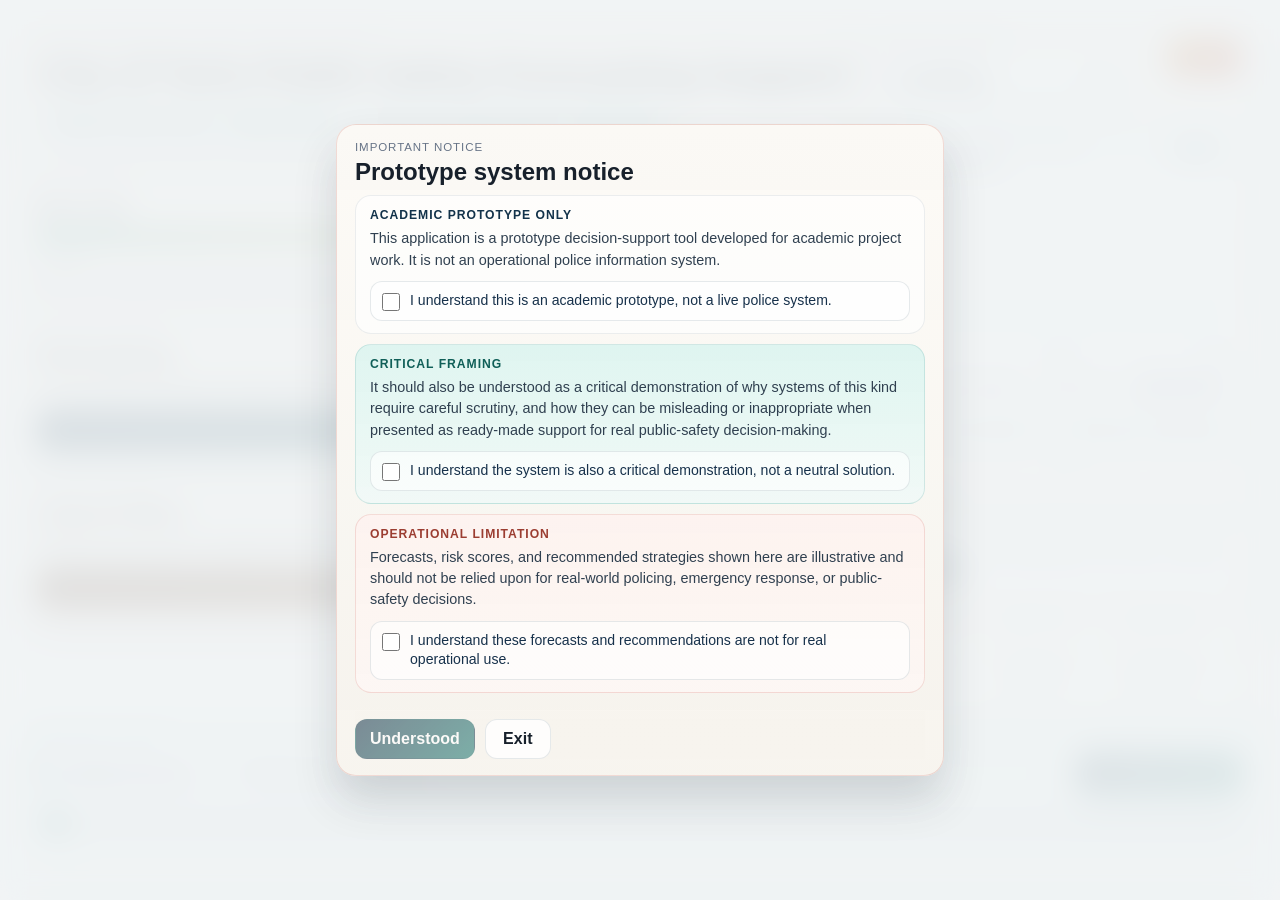
<file: index.html>
<!DOCTYPE html>
<html lang="en">
<head>
  <meta charset="UTF-8">
  <meta name="viewport" content="width=device-width, initial-scale=1.0">
  <title>City of Tartu Public Safety Forecasting Support Tool</title>
  <link rel="stylesheet" href="app.css">
</head>
<body>
  <div class="app-shell">
    <div class="map-stage">
      <svg
        id="mapSvg"
        class="map-svg"
        viewBox="10 150 1400 1193"
        aria-label="City of Tartu public safety forecasting support tool"
        role="img"
      >
        <defs>
          <filter id="heat-blur" x="-50%" y="-50%" width="200%" height="200%">
            <feGaussianBlur stdDeviation="18"></feGaussianBlur>
          </filter>
          <filter id="panel-shadow" x="-30%" y="-30%" width="160%" height="160%">
            <feDropShadow dx="0" dy="6" stdDeviation="8" flood-color="#0d141b" flood-opacity="0.28"></feDropShadow>
          </filter>
        </defs>
        <rect x="-200" y="-200" width="2600" height="1800" fill="#ffffff"></rect>
        <g id="riverLayer" aria-hidden="true">
          <path
            class="river-outer"
            d="M 425 260
               C 412 292, 448 320, 500 344
               C 548 366, 610 390, 724 428
               C 746 452, 748 492, 732 534
               C 716 576, 706 618, 700 664
               C 720 704, 712 742, 742 784
               C 752 822, 776 862, 820 904
               C 866 944, 922 970, 990 990"
          ></path>
          <path
            class="river-inner"
            d="M 425 260
               C 412 292, 448 320, 500 344
               C 548 366, 610 390, 724 428
               C 746 452, 748 492, 732 534
               C 716 576, 706 618, 700 664
               C 720 704, 712 742, 742 784
               C 752 822, 776 862, 820 904
               C 866 944, 922 970, 990 990"
          ></path>
          <path
            class="river-branch"
            d="M 732 534
               C 770 560, 804 604, 820 650
               C 834 692, 840 734, 836 774"
          ></path>
        </g>
        <g id="districtZoneLayer"></g>
        <g id="districtLayer"></g>
      </svg>

      <header class="hud top-hud">
        <div class="top-left-stack">
          <div class="title-stack">
            <div class="eyebrow">Police Department Internal Decision Support</div>
            <h1>City of Tartu Public Safety Forecasting Support Tool</h1>
            <div class="title-subline">
              <a class="chip chip-link" href="xgboost_model.html">
                <span>XGBoost hourly forecast</span>
                <span class="chip-link-cue">Model details</span>
              </a>
              <a class="chip chip-link" href="dataset_view.html">
                <span>Source: Tartu Safety dataset</span>
                <span class="chip-link-cue">Open table</span>
              </a>
            </div>
          </div>

          <section class="panel legend-panel">
            <div class="panel-header tight">
              <div>
                <div class="panel-kicker">Heat legend</div>
                <h3>Risk scale</h3>
              </div>
              <div class="map-controls">
                <button id="zoomOut" class="mini-control zoom-label" type="button" aria-label="Zoom out">Zoom out</button>
                <button id="resetView" class="mini-control reset" type="button">Reset</button>
                <button id="zoomIn" class="mini-control zoom-label" type="button" aria-label="Zoom in">Zoom in</button>
              </div>
            </div>
            <div class="legend-bar"></div>
            <div class="legend-scale">
              <span>1/10 low</span>
              <span>10/10 critical</span>
            </div>
            <p class="legend-note">
              Risk score combines predicted incidents with population-adjusted exposure.
            </p>
          </section>

          <section class="panel plan-panel">
            <div class="panel-header tight">
              <div>
                <div class="panel-kicker">Decision support</div>
                <h3>Patrol planning</h3>
              </div>
            </div>
            <p class="plan-copy">
              Turn the 48-hour forecast into direct patrol guidance.
            </p>
            <a class="plan-button" href="policing_plan.html">Generate 48-hour policing plan</a>
          </section>

          <section class="panel critique-panel">
            <div class="panel-header tight">
              <div>
                <div class="panel-kicker">Critical analysis</div>
                <h3>Long-run effects</h3>
              </div>
            </div>
            <p class="critique-copy">
              Review how two years of repeated patrol allocation can create winners,
              losers, and cumulative social effects across Tartu suburbs.
            </p>
            <a class="critique-button" href="critical_analysis.html">Open critical analysis</a>
          </section>

        </div>
      </header>

      <aside class="hud side-hud">
        <section class="panel selected-panel">
          <div class="panel-header">
            <div>
              <div class="panel-kicker">Selected suburb</div>
              <div id="selectedAreaDropdown" class="selected-area-dropdown">
                <button
                  id="selectedAreaTrigger"
                  class="selected-area-trigger"
                  type="button"
                  aria-haspopup="listbox"
                  aria-expanded="false"
                >
                  Loading...
                </button>
                <div id="selectedAreaMenu" class="selected-area-menu" role="listbox" aria-label="Selected suburb"></div>
              </div>
            </div>
            <div class="score-pill" id="selectedRiskPill">-</div>
          </div>
          <section class="selected-chart-shell" aria-labelledby="selectedChartTitle">
            <div class="selected-chart-header">
              <div>
                <div class="metric-label">48-hour suburb outlook</div>
                <strong id="selectedChartTitle">Loading chart...</strong>
              </div>
              <div class="selected-chart-badge" id="selectedChartPeak">Peak -</div>
            </div>
            <svg
              id="selectedForecastChart"
              class="selected-forecast-chart"
              viewBox="0 0 360 176"
              role="img"
              aria-label="48-hour selected suburb forecast chart"
            ></svg>
            <div class="selected-chart-axis">
              <span id="selectedChartStart">Start</span>
              <span id="selectedChartMid">+24h</span>
              <span id="selectedChartEnd">+48h</span>
            </div>
            <div class="selected-chart-legend">
              <span><i class="legend-swatch incidents"></i>Predicted incidents</span>
              <span><i class="legend-swatch risk"></i>Risk score</span>
              <span id="selectedChartActiveLegend"><i class="legend-swatch current"></i>Active hour</span>
            </div>
          </section>
          <div class="metric-grid">
            <div class="metric">
              <span class="metric-label">Predicted incidents</span>
              <strong id="selectedIncident">-</strong>
            </div>
            <div class="metric">
              <span class="metric-label">Forecast confidence</span>
              <strong id="selectedConfidence">-</strong>
            </div>
          </div>
          <div class="risk-bar-shell">
            <div class="risk-bar-label">
              <span>Risk score</span>
              <span id="selectedRiskText">-</span>
            </div>
            <div class="risk-bar-track">
              <div class="risk-bar-fill" id="selectedRiskBar"></div>
            </div>
          </div>
          <div class="posture-card">
            <div class="posture-visual">
              <img
                src="assets/patrol-vehicle-card.png"
                alt="Police patrol vehicle"
                class="posture-vehicle-image"
              >
            </div>
            <div class="posture-copy">
              <span class="metric-label">Recommended policing strategy</span>
              <strong id="selectedPosture">-</strong>
            </div>
          </div>
          <div class="detail-list">
            <div><span>Foot traffic</span><strong id="selectedFootTraffic">-</strong></div>
            <div><span>Area type</span><strong id="selectedAreaType">-</strong></div>
            <div><span>Population</span><strong id="selectedPopulation">-</strong></div>
            <div><span>Population density</span><strong id="selectedDensity">-</strong></div>
            <div><span>Nightlife / student</span><strong id="selectedLifestyle">-</strong></div>
            <div><span>Population pressure</span><strong id="selectedPerCapita">-</strong></div>
          </div>
          <p class="selected-note" id="selectedNarrative"></p>
        </section>
      </aside>

        <footer class="hud bottom-hud">
          <div class="panel-kicker timeline-kicker">48-hour outlook</div>
          <div class="timeline-head">
            <div class="timeline-meta">
              <div id="timelineWindow" class="timeline-window">Loading forecast...</div>
              <div id="timelineContext" class="timeline-context">Preparing weather context...</div>
            </div>
            <div class="timeline-controls">
              <button id="playToggle" class="control-button primary" type="button">Run 48h Forecast</button>
            </div>
          </div>
          <input id="hourSlider" class="timeline-slider" type="range" min="0" max="47" step="1" value="0">
          <div id="sliderScale" class="slider-scale"></div>
        </footer>

      <div id="loadingState" class="loading-state">
        <div class="loading-card">
          <div class="loading-title">Preparing 48-hour city forecast</div>
          <div class="loading-copy">Reading suburb history, weather context, and map layers.</div>
        </div>
      </div>

      <div id="errorState" class="error-state hidden">
        <div class="loading-card error-card">
          <div class="loading-title">Forecast failed to load</div>
          <div class="loading-copy" id="errorMessage"></div>
        </div>
      </div>

      <div id="startupGate" class="startup-gate hidden" hidden>
          <div class="startup-card">
            <div class="eyebrow">Important notice</div>
            <h2>Prototype system notice</h2>

            <div class="startup-intro">
              <div class="startup-lead">Academic prototype only</div>
              <p>
                This application is a prototype decision-support tool developed for academic project work.
                It is not an operational police information system.
              </p>
              <label class="startup-check">
                <input id="startupAckAcademic" type="checkbox">
                <span>I understand this is an academic prototype, not a live police system.</span>
              </label>
            </div>

            <div class="startup-emphasis">
              <div class="startup-section-title">Critical framing</div>
              <p>
                It should also be understood as a critical demonstration of why systems of this kind
                require careful scrutiny, and how they can be misleading or inappropriate when presented
                as ready-made support for real public-safety decision-making.
              </p>
              <label class="startup-check">
                <input id="startupAckCritical" type="checkbox">
                <span>I understand the system is also a critical demonstration, not a neutral solution.</span>
              </label>
            </div>

            <div class="startup-warning-block">
              <div class="startup-section-title">Operational limitation</div>
              <p>
                Forecasts, risk scores, and recommended strategies shown here are illustrative and should
                not be relied upon for real-world policing, emergency response, or public-safety decisions.
              </p>
              <label class="startup-check">
                <input id="startupAckOperational" type="checkbox">
                <span>I understand these forecasts and recommendations are not for real operational use.</span>
              </label>
            </div>

            <div class="startup-actions">
              <button id="startupAccept" class="control-button primary" type="button" disabled>Understood</button>
              <button id="startupExit" class="control-button" type="button">Exit</button>
            </div>
          </div>
        </div>
      </div>
    </div>
  </div>

  <script src="embedded_dataset.js"></script>
  <script src="app.js"></script>
</body>
</html>
</file>
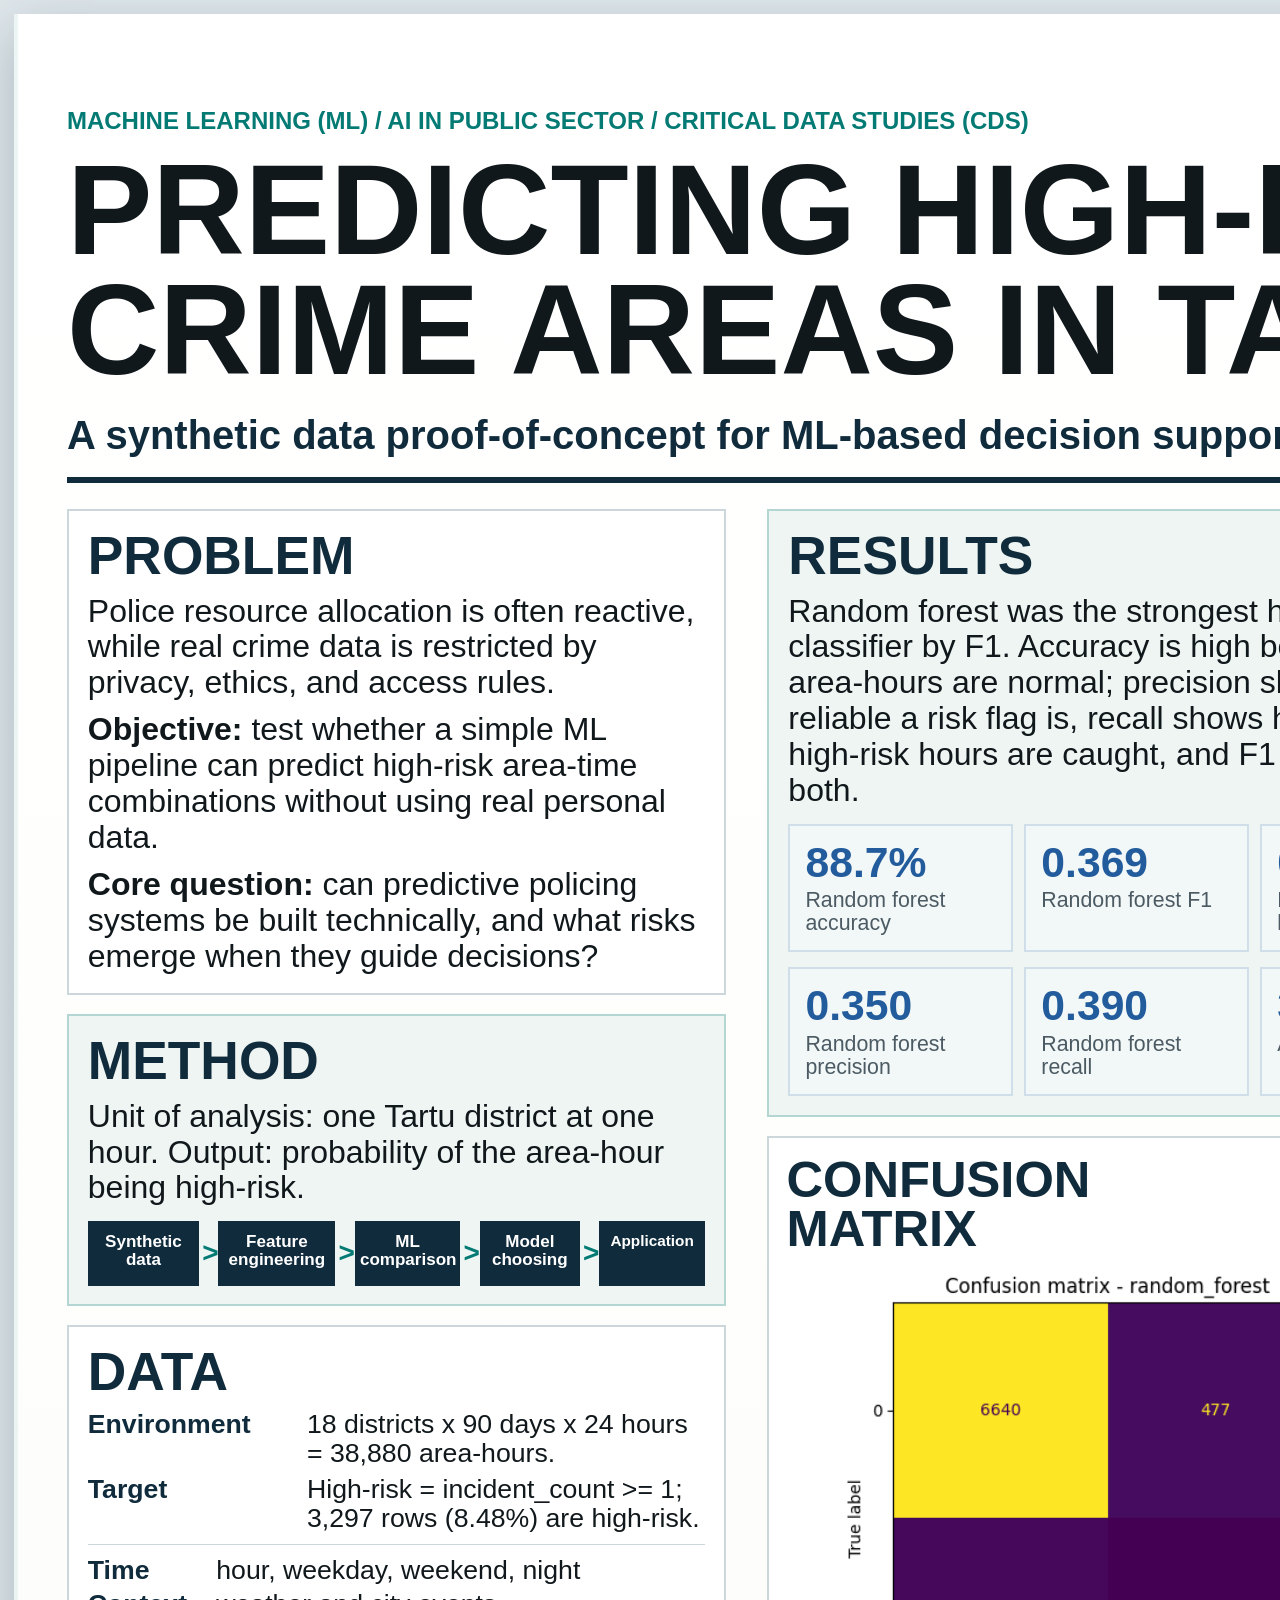
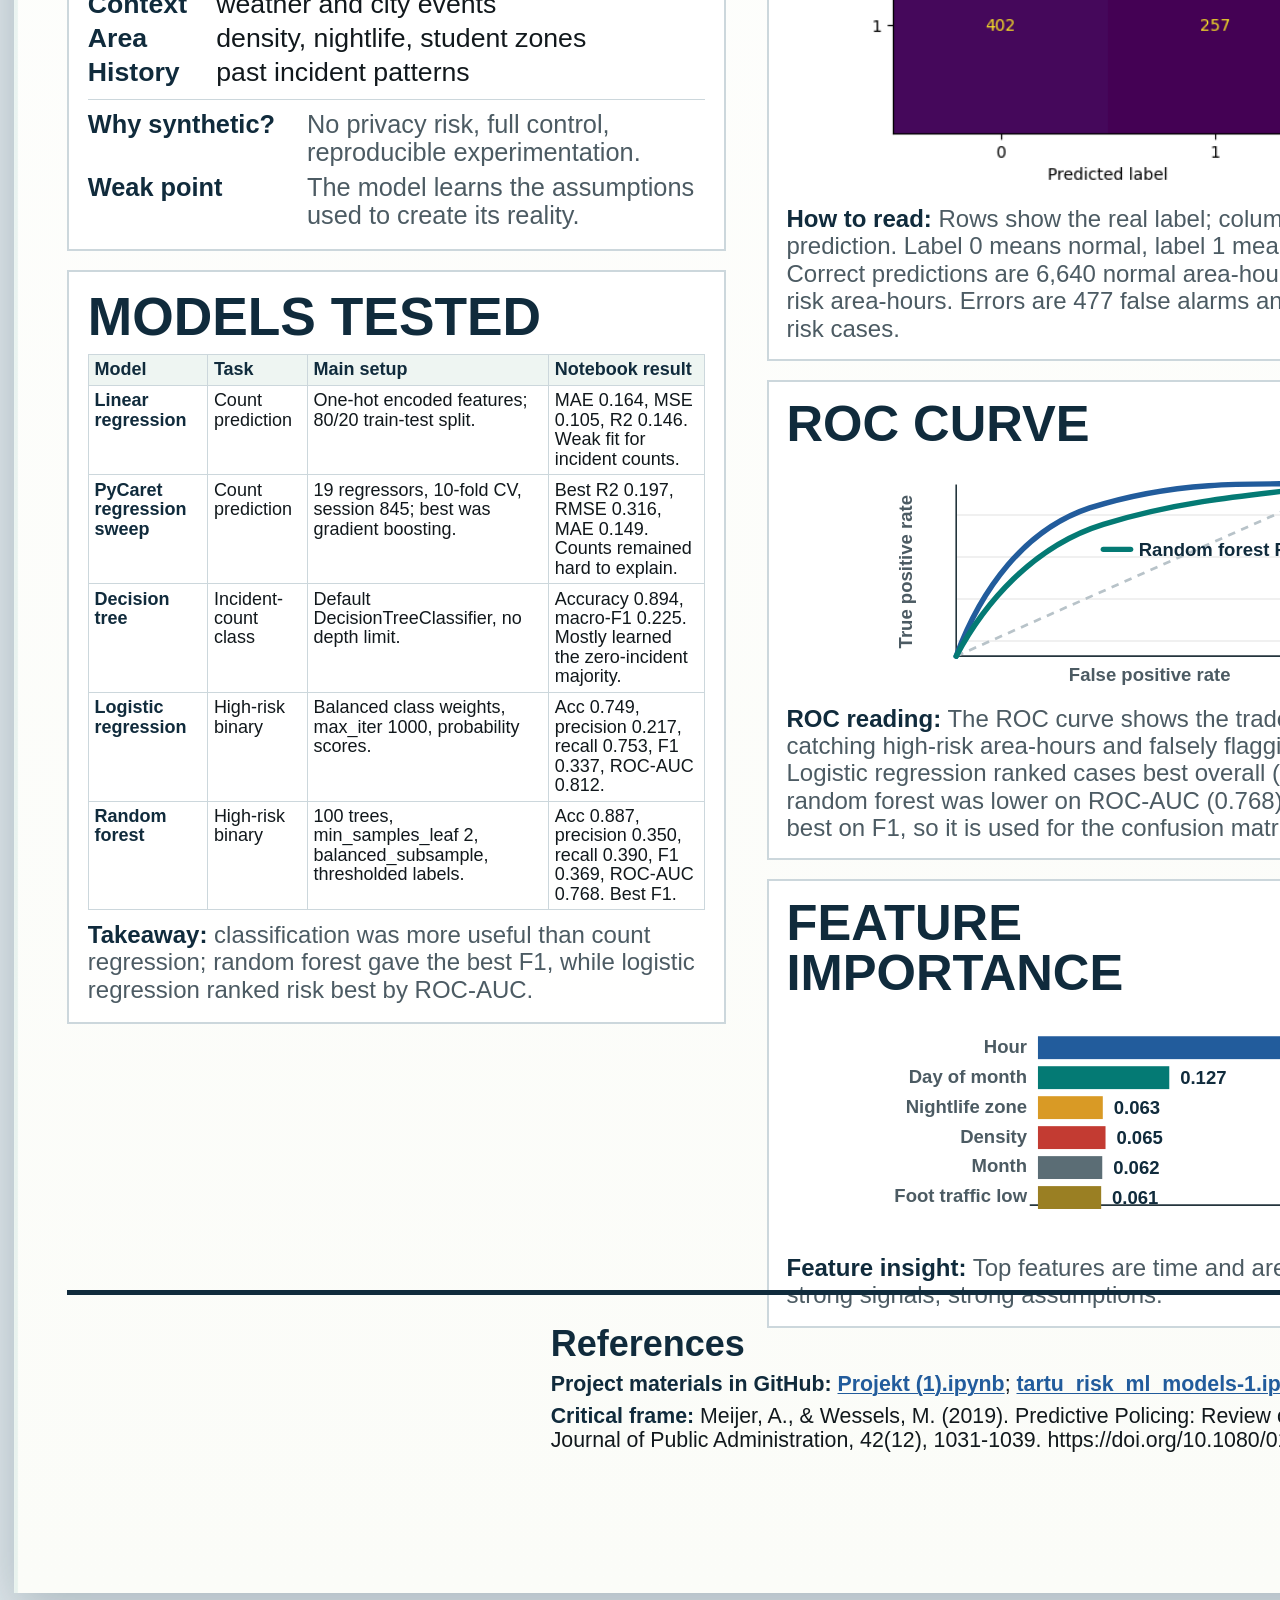
<file: Project_Crime_Poster_A1/index.html>
<!DOCTYPE html>
<html lang="en">
<head>
  <meta charset="UTF-8">
  <meta name="viewport" content="width=device-width, initial-scale=1.0">
  <title>Predicting High-Risk Crime Areas in Tartu - A1 Poster</title>
  <style>
    @page {
      size: 594mm 841mm;
      margin: 0;
    }

    :root {
      --paper: #fbfcf8;
      --ink: #11181c;
      --muted: #4c5b63;
      --line: #ccd7dc;
      --panel: #ffffff;
      --soft: #eef5f2;
      --teal: #047a74;
      --blue: #225c9c;
      --amber: #d99a25;
      --red: #c33b32;
      --deep: #102b3c;
    }

    * {
      box-sizing: border-box;
    }

    html,
    body {
      margin: 0;
      min-height: 100%;
      color: var(--ink);
      background: #dfe7eb;
      font-family: Aptos, "Segoe UI", Arial, sans-serif;
    }

    body {
      padding: 14px;
    }

    .poster {
      width: 594mm;
      height: 841mm;
      margin: 0 auto;
      padding: 14mm;
      display: grid;
      grid-template-rows: 110mm 1fr 70mm;
      gap: 7mm;
      background:
        linear-gradient(90deg, rgba(4, 122, 116, 0.08) 0, rgba(4, 122, 116, 0.08) 1.2mm, transparent 1.2mm),
        linear-gradient(180deg, #ffffff 0%, var(--paper) 100%);
      box-shadow: 0 16px 50px rgba(16, 43, 60, 0.25);
      overflow: hidden;
      print-color-adjust: exact;
      -webkit-print-color-adjust: exact;
    }

    header {
      display: grid;
      grid-template-columns: 1fr 128mm;
      gap: 12mm;
      align-items: end;
      padding-bottom: 5mm;
      border-bottom: 1.8mm solid var(--deep);
    }

    .kicker {
      margin: 0 0 4mm;
      color: var(--teal);
      font-size: 18pt;
      font-weight: 800;
      letter-spacing: 0;
      text-transform: uppercase;
    }

    h1 {
      margin: 0;
      max-width: 415mm;
      font-size: 96pt;
      line-height: 0.94;
      letter-spacing: 0;
      text-transform: uppercase;
    }

    .subtitle {
      margin: 6mm 0 0;
      max-width: 380mm;
      color: var(--deep);
      font-size: 30pt;
      font-weight: 650;
      line-height: 1.12;
    }

    .author-card {
      border-left: 2mm solid var(--teal);
      padding: 5mm 0 5mm 7mm;
      background: rgba(238, 245, 242, 0.72);
    }

    .author-card p {
      margin: 0 0 3mm;
      font-size: 24pt;
      line-height: 1.15;
    }

    .author-list {
      margin: 0;
      color: var(--deep);
      font-size: 21pt;
      line-height: 1.12;
    }

    .author-list b {
      color: var(--deep);
      font-size: inherit;
      font-weight: 850;
    }

    .columns {
      display: grid;
      grid-template-columns: minmax(0, 1fr) minmax(0, 1.12fr) minmax(0, 1fr);
      gap: 11mm;
      min-height: 0;
    }

    .column {
      display: grid;
      align-content: start;
      gap: 5mm;
      min-width: 0;
    }

    .column > section,
    .column > figure {
      width: 100%;
      min-width: 0;
    }

    section,
    figure {
      margin: 0;
      break-inside: avoid;
    }

    .block {
      padding: 5mm;
      border: 0.75mm solid var(--line);
      background: rgba(255, 255, 255, 0.92);
      overflow: hidden;
    }

    .block.tint {
      background: var(--soft);
      border-color: rgba(4, 122, 116, 0.25);
    }

    .block.warn {
      background: #fff7e8;
      border-color: rgba(217, 154, 37, 0.34);
    }

    .block.critical {
      background: #fff2ef;
      border-color: rgba(195, 59, 50, 0.34);
    }

    h2 {
      margin: 0 0 3mm;
      color: var(--deep);
      font-size: 40pt;
      line-height: 0.98;
      letter-spacing: 0;
      text-transform: uppercase;
    }

    h3 {
      margin: 0 0 2.4mm;
      color: var(--deep);
      font-size: 27pt;
      line-height: 1.05;
      letter-spacing: 0;
    }

    p,
    li {
      font-size: 24pt;
      line-height: 1.12;
    }

    p {
      margin: 0 0 3mm;
    }

    p:last-child {
      margin-bottom: 0;
    }

    ul {
      margin: 0;
      padding-left: 7mm;
    }

    li {
      margin: 0 0 2mm;
    }

    li:last-child {
      margin-bottom: 0;
    }

    .data-card p {
      margin-bottom: 2.4mm;
    }

    .data-summary {
      display: grid;
      gap: 2mm;
      margin-bottom: 3mm;
    }

    .data-line {
      display: grid;
      grid-template-columns: 55mm 1fr;
      gap: 3mm;
      align-items: start;
      font-size: 20pt;
      line-height: 1.08;
    }

    .data-label {
      color: var(--deep);
      font-weight: 850;
    }

    .data-features {
      display: grid;
      gap: 1.4mm;
      margin: 2mm 0 3mm;
      padding: 3mm 0;
      border-top: 0.45mm solid var(--line);
      border-bottom: 0.45mm solid var(--line);
    }

    .data-feature {
      display: grid;
      grid-template-columns: 31mm 1fr;
      gap: 3mm;
      align-items: baseline;
      font-size: 20pt;
      line-height: 1.08;
    }

    .data-feature b {
      color: var(--deep);
      font-weight: 850;
    }

    .data-note {
      display: grid;
      grid-template-columns: 55mm 1fr;
      gap: 3mm;
      align-items: start;
      margin-top: 2mm;
      color: var(--muted);
      font-size: 19pt;
      line-height: 1.1;
    }

    .data-note strong {
      color: var(--deep);
      font-weight: 850;
    }

    .metric-row {
      display: grid;
      grid-template-columns: repeat(3, 1fr);
      gap: 3mm;
      margin-top: 4mm;
    }

    .metric {
      padding: 4mm;
      background: #f2f7f8;
      border: 0.55mm solid rgba(34, 92, 156, 0.16);
    }

    .metric b {
      display: block;
      color: var(--blue);
      font-size: 32pt;
      line-height: 1;
    }

    .metric span {
      display: block;
      margin-top: 1.5mm;
      color: var(--muted);
      font-size: 16pt;
      line-height: 1.08;
    }

    .pipeline {
      display: grid;
      grid-template-columns: minmax(0, 1fr) 3.5mm minmax(0, 1.05fr) 3.5mm minmax(0, 0.95fr) 3.5mm minmax(0, 0.9fr) 3.5mm minmax(0, 0.95fr);
      gap: 0.8mm;
      align-items: center;
      margin-top: 4mm;
    }

    .pipe-step {
      min-height: 17mm;
      min-width: 0;
      padding: 3mm 1.4mm;
      color: #fff;
      background: var(--deep);
      font-size: 12.8pt;
      font-weight: 750;
      line-height: 1.05;
      text-align: center;
      overflow-wrap: normal;
      word-break: normal;
    }

    .pipe-arrow {
      color: var(--teal);
      font-size: 21pt;
      font-weight: 900;
      text-align: center;
    }

    .pipe-step:last-child {
      font-size: 11.5pt;
      white-space: nowrap;
    }

    .model-table {
      width: 100%;
      border-collapse: collapse;
      margin-top: 2.6mm;
      font-size: 13.5pt;
      line-height: 1.08;
    }

    .model-table th,
    .model-table td {
      padding: 1.4mm 1.5mm;
      border: 0.42mm solid var(--line);
      vertical-align: top;
    }

    .model-table th {
      color: var(--deep);
      background: var(--soft);
      font-weight: 850;
      text-align: left;
    }

    .model-table td:first-child {
      color: var(--deep);
      font-weight: 850;
    }

    .model-note,
    .caption {
      margin-top: 2.8mm;
      color: var(--muted);
      font-size: 18pt;
      font-weight: 500;
      line-height: 1.14;
    }

    .model-note strong,
    .caption strong {
      color: var(--deep);
      font-weight: 850;
    }

    .visual-card {
      padding: 4.5mm;
      border: 0.75mm solid var(--line);
      background: #ffffff;
      overflow: hidden;
    }

    .visual-image {
      display: block;
      width: 100%;
      height: auto;
      object-fit: contain;
    }

    .confusion-image {
      height: 140mm;
    }

    .center-confusion .map-svg,
    .center-confusion .legend,
    .center-confusion .legend-labels {
      display: none;
    }

    .visual-title {
      display: flex;
      align-items: baseline;
      justify-content: space-between;
      gap: 4mm;
      margin-bottom: 3mm;
    }

    .visual-title h2 {
      margin: 0;
      font-size: 38pt;
    }

    .visual-title span {
      color: var(--muted);
      font-size: 16pt;
      font-weight: 700;
      text-align: right;
      text-transform: uppercase;
    }

    svg {
      display: block;
      width: 100%;
      height: auto;
    }

    .map-svg {
      height: 160mm;
    }

    .chart-svg {
      height: 62mm;
    }

    .axis {
      stroke: #24353d;
      stroke-width: 3;
    }

    .grid-line {
      stroke: rgba(17, 24, 28, 0.13);
      stroke-width: 2;
    }

    .chart-label {
      fill: var(--muted);
      font-size: 34px;
      font-weight: 650;
    }

    .chart-value {
      fill: var(--deep);
      font-size: 34px;
      font-weight: 800;
    }

    .legend {
      display: grid;
      grid-template-columns: repeat(5, 1fr);
      gap: 1mm;
      margin-top: 2mm;
    }

    .legend span {
      height: 5mm;
    }

    .legend-labels {
      display: flex;
      justify-content: space-between;
      color: var(--muted);
      font-size: 15pt;
      font-weight: 700;
      margin-top: 1mm;
    }

    .r1 { fill: #dcefe6; }
    .r2 { fill: #b7ded2; }
    .r3 { fill: #8ac9bf; }
    .r4 { fill: #f0d575; }
    .r5 { fill: #ebb64a; }
    .r6 { fill: #e58d38; }
    .r7 { fill: #d86539; }
    .r8 { fill: #c64235; }
    .r9 { fill: #a93231; }
    .r10 { fill: #76242f; }

    .district {
      stroke: #ffffff;
      stroke-width: 5;
      stroke-linejoin: round;
    }

    .district-label {
      fill: #12202a;
      paint-order: stroke;
      stroke: rgba(255, 255, 255, 0.88);
      stroke-width: 8;
      stroke-linejoin: round;
      font-size: 28px;
      font-weight: 850;
    }

    .district-label.light {
      fill: #ffffff;
      stroke: rgba(0, 0, 0, 0.55);
    }

    .river {
      fill: none;
      stroke: #87d8e5;
      stroke-width: 24;
      stroke-linecap: round;
      stroke-linejoin: round;
      opacity: 0.82;
    }

    .river-inner {
      fill: none;
      stroke: #42b9cf;
      stroke-width: 11;
      stroke-linecap: round;
      stroke-linejoin: round;
      opacity: 0.9;
    }

    .loop {
      display: grid;
      grid-template-columns: 1fr 12mm 1fr;
      grid-template-rows: auto auto;
      gap: 3mm;
      align-items: center;
      margin: 4mm 0;
    }

    .loop-box {
      padding: 4mm;
      color: #ffffff;
      background: var(--deep);
      font-size: 20pt;
      font-weight: 800;
      line-height: 1.08;
      text-align: center;
    }

    .loop-arrow {
      color: var(--red);
      font-size: 34pt;
      font-weight: 900;
      text-align: center;
    }

    .compact-loop {
      grid-template-columns: 1fr 9mm 1fr;
      gap: 1.6mm;
      margin: 2.2mm 0;
    }

    .compact-loop .loop-box {
      padding: 2.4mm 1.8mm;
      font-size: 14.5pt;
    }

    .compact-loop .loop-arrow {
      font-size: 24pt;
    }

    .application-screenshot {
      height: auto;
      border: 0;
      background: transparent;
    }

    .application-points {
      margin-top: 3mm;
      padding-left: 6mm;
    }

    .application-points li {
      font-size: 17.5pt;
      line-height: 1.1;
      margin-bottom: 1.2mm;
    }

    .critical-loop-copy {
      font-size: 17.5pt;
      line-height: 1.1;
    }

    .critical li {
      font-size: 21pt;
      line-height: 1.08;
      margin-bottom: 1.4mm;
    }

    .takeaway {
      padding: 5mm;
      color: #ffffff;
      background: var(--deep);
      font-size: 25pt;
      font-weight: 850;
      line-height: 1.12;
    }

    footer {
      display: grid;
      grid-template-columns: 1fr;
      justify-items: center;
      margin-top: 4mm;
      padding-top: 8mm;
      border-top: 1.5mm solid var(--deep);
    }

    .links-grid {
      display: grid;
      grid-template-columns: 1fr 1fr;
      gap: 2mm 6mm;
      margin-top: 3mm;
    }

    .link-item {
      font-size: 17pt;
      line-height: 1.1;
      overflow-wrap: anywhere;
    }

    .link-item b {
      color: var(--deep);
    }

    .qr-wrap {
      display: grid;
      grid-template-columns: 38mm 1fr;
      gap: 4mm;
      align-items: center;
      padding: 3.5mm;
      background: #ffffff;
      border: 0.75mm solid var(--line);
    }

    .qr-wrap img {
      width: 38mm;
      height: 38mm;
      display: block;
    }

    .qr-wrap strong {
      display: block;
      color: var(--deep);
      font-size: 21pt;
      line-height: 1.08;
    }

    .qr-wrap span {
      display: block;
      margin-top: 2mm;
      color: var(--muted);
      font-size: 15pt;
      line-height: 1.12;
      overflow-wrap: anywhere;
    }

    .references p {
      margin: 0 0 2mm;
      font-size: 16pt;
      line-height: 1.13;
    }

    .references b {
      color: var(--deep);
    }

    .references a {
      color: var(--blue);
      font-weight: 750;
      text-decoration: underline;
      text-decoration-thickness: 0.25mm;
      text-underline-offset: 0.6mm;
    }

    .references {
      width: min(100%, 310mm);
    }

    @media print {
      html,
      body {
        width: 594mm;
        height: 841mm;
        background: #ffffff;
        padding: 0;
      }

      .poster {
        margin: 0;
        box-shadow: none;
      }
    }
  </style>
</head>
<body>
  <main class="poster" aria-label="A1 academic poster about predicting high-risk crime areas in Tartu">
    <header>
      <div>
        <p class="kicker">Machine Learning (ML) / AI in Public Sector / Critical Data Studies (CDS)</p>
        <h1>Predicting High-Risk Crime Areas in Tartu</h1>
        <p class="subtitle">A synthetic data proof-of-concept for ML-based decision support</p>
      </div>
      <aside class="author-card">
        <p>Authors</p>
        <p class="author-list">
          <b>Siim Klais</b> (Analysis of society and information processes)<br>
          <b>Jaak Viiroja</b> (Conversion Master in IT)<br>
          <b>Siim Saaresalu</b> (IT / Software Engineering)<br>
          <b>Marcus Beet</b> (Mathematics)
        </p>
      </aside>
    </header>

    <div class="columns">
      <div class="column">
        <section class="block">
          <h2>Problem</h2>
          <p>Police resource allocation is often reactive, while real crime data is restricted by privacy, ethics, and access rules.</p>
          <p><strong>Objective:</strong> test whether a simple ML pipeline can predict high-risk area-time combinations without using real personal data.</p>
          <p><strong>Core question:</strong> can predictive policing systems be built technically, and what risks emerge when they guide decisions?</p>
        </section>

        <section class="block tint">
          <h2>Method</h2>
          <p>Unit of analysis: one Tartu district at one hour. Output: probability of the area-hour being high-risk.</p>
          <div class="pipeline" aria-label="Method pipeline">
            <div class="pipe-step">Synthetic data</div>
            <div class="pipe-arrow">></div>
            <div class="pipe-step">Feature engineering</div>
            <div class="pipe-arrow">></div>
            <div class="pipe-step">ML comparison</div>
            <div class="pipe-arrow">></div>
            <div class="pipe-step">Model choosing</div>
            <div class="pipe-arrow">></div>
            <div class="pipe-step">Application</div>
          </div>
        </section>

        <section class="block data-card">
          <h2>Data</h2>
          <div class="data-summary">
            <div class="data-line">
              <span class="data-label">Environment</span>
              <span>18 districts x 90 days x 24 hours = 38,880 area-hours.</span>
            </div>
            <div class="data-line">
              <span class="data-label">Target</span>
              <span>High-risk = incident_count >= 1; 3,297 rows (8.48%) are high-risk.</span>
            </div>
          </div>
          <div class="data-features" aria-label="Synthetic data feature groups">
            <div class="data-feature"><b>Time</b><span>hour, weekday, weekend, night</span></div>
            <div class="data-feature"><b>Context</b><span>weather and city events</span></div>
            <div class="data-feature"><b>Area</b><span>density, nightlife, student zones</span></div>
            <div class="data-feature"><b>History</b><span>past incident patterns</span></div>
          </div>
          <div class="data-note"><strong>Why synthetic?</strong><span>No privacy risk, full control, reproducible experimentation.</span></div>
          <div class="data-note"><strong>Weak point</strong><span>The model learns the assumptions used to create its reality.</span></div>
        </section>

        <section class="block">
          <h2>Models tested</h2>
          <table class="model-table" aria-label="Comparison of tested machine learning models">
            <thead>
              <tr>
                <th>Model</th>
                <th>Task</th>
                <th>Main setup</th>
                <th>Notebook result</th>
              </tr>
            </thead>
            <tbody>
              <tr>
                <td>Linear regression</td>
                <td>Count prediction</td>
                <td>One-hot encoded features; 80/20 train-test split.</td>
                <td>MAE 0.164, MSE 0.105, R2 0.146. Weak fit for incident counts.</td>
              </tr>
              <tr>
                <td>PyCaret regression sweep</td>
                <td>Count prediction</td>
                <td>19 regressors, 10-fold CV, session 845; best was gradient boosting.</td>
                <td>Best R2 0.197, RMSE 0.316, MAE 0.149. Counts remained hard to explain.</td>
              </tr>
              <tr>
                <td>Decision tree</td>
                <td>Incident-count class</td>
                <td>Default DecisionTreeClassifier, no depth limit.</td>
                <td>Accuracy 0.894, macro-F1 0.225. Mostly learned the zero-incident majority.</td>
              </tr>
              <tr>
                <td>Logistic regression</td>
                <td>High-risk binary</td>
                <td>Balanced class weights, max_iter 1000, probability scores.</td>
                <td>Acc 0.749, precision 0.217, recall 0.753, F1 0.337, ROC-AUC 0.812.</td>
              </tr>
              <tr>
                <td>Random forest</td>
                <td>High-risk binary</td>
                <td>100 trees, min_samples_leaf 2, balanced_subsample, thresholded labels.</td>
                <td>Acc 0.887, precision 0.350, recall 0.390, F1 0.369, ROC-AUC 0.768. Best F1.</td>
              </tr>
            </tbody>
          </table>
          <p class="model-note"><strong>Takeaway:</strong> classification was more useful than count regression; random forest gave the best F1, while logistic regression ranked risk best by ROC-AUC.</p>
        </section>
      </div>

      <div class="column">
        <section class="block tint">
          <h2>Results</h2>
          <p>Random forest was the strongest high-risk classifier by F1. Accuracy is high because most area-hours are normal; precision shows how reliable a risk flag is, recall shows how many high-risk hours are caught, and F1 balances both.</p>
          <div class="metric-row">
            <div class="metric"><b>88.7%</b><span>Random forest accuracy</span></div>
            <div class="metric"><b>0.369</b><span>Random forest F1</span></div>
            <div class="metric"><b>0.812</b><span>Best ROC-AUC, logistic</span></div>
          </div>
          <div class="metric-row">
            <div class="metric"><b>0.350</b><span>Random forest precision</span></div>
            <div class="metric"><b>0.390</b><span>Random forest recall</span></div>
            <div class="metric"><b>38,880</b><span>Area-hour rows</span></div>
          </div>
        </section>

        <figure class="visual-card center-confusion">
          <div class="visual-title">
            <h2>Confusion Matrix</h2>
            <span>random forest</span>
          </div>
          <img class="visual-image confusion-image" src="assets/random-forest-confusion-matrix.png" alt="Random forest confusion matrix: 6640 true negatives, 477 false positives, 402 false negatives, 257 true positives.">
          <svg class="map-svg" viewBox="320 185 790 875" role="img" aria-label="Illustrative Tartu district risk heatmap">
            <rect x="320" y="185" width="790" height="875" fill="#f7fbfa"></rect>
            <path class="river" d="M425 260 C412 292 448 320 500 344 C548 366 610 390 724 428 C746 452 748 492 732 534 C716 576 706 618 700 664 C720 704 712 742 742 784 C752 822 776 862 820 904 C866 944 922 970 990 990"></path>
            <path class="river-inner" d="M425 260 C412 292 448 320 500 344 C548 366 610 390 724 428 C746 452 748 492 732 534 C716 576 706 618 700 664 C720 704 712 742 742 784 C752 822 776 862 820 904 C866 944 922 970 990 990"></path>
            <polygon class="district r3" points="360,310 435,330 520,380 555,440 530,520 455,565 395,540 350,450"></polygon>
            <polygon class="district r3" points="355,540 440,560 500,600 500,675 455,720 390,725 355,675"></polygon>
            <polygon class="district r1" points="405,690 500,670 530,740 470,790 400,775"></polygon>
            <polygon class="district r4" points="455,720 545,730 585,820 545,900 470,925 410,850"></polygon>
            <polygon class="district r2" points="350,810 415,830 450,920 390,995 330,925"></polygon>
            <polygon class="district r7" points="520,560 580,555 615,620 595,710 540,690 500,620"></polygon>
            <polygon class="district r10" points="550,520 640,500 710,530 735,610 700,670 620,675 565,630 530,570"></polygon>
            <polygon class="district r7" points="605,675 700,670 780,700 800,790 770,860 690,865 625,820 600,745"></polygon>
            <polygon class="district r2" points="455,905 545,900 590,940 565,1005 485,1000 430,960"></polygon>
            <polygon class="district r5" points="560,825 650,825 690,885 680,965 585,965 540,915"></polygon>
            <polygon class="district r4" points="655,885 770,880 835,930 800,1010 660,1020 615,965"></polygon>
            <polygon class="district r2" points="540,300 655,320 760,360 800,420 760,470 660,450 615,420 560,400"></polygon>
            <polygon class="district r5" points="540,470 585,465 620,500 595,540 555,535 520,505"></polygon>
            <polygon class="district r8" points="590,420 650,450 760,470 805,520 755,575 660,565 610,520 570,470"></polygon>
            <polygon class="district r4" points="800,430 900,430 945,500 940,575 840,560 780,520"></polygon>
            <polygon class="district r6" points="805,560 960,590 1015,690 990,820 930,905 845,900 790,820 780,710"></polygon>
            <polygon class="district r2" points="905,840 1030,840 1090,915 1040,1030 900,1000 845,910"></polygon>
            <polygon class="district r1" points="430,210 500,220 540,250 535,300 470,315 430,300 410,250"></polygon>
            <text class="district-label" x="486" y="466" text-anchor="middle">Tähtvere</text>
            <text class="district-label" x="436" y="590" text-anchor="middle">Veeriku</text>
            <text class="district-label" x="466" y="735" text-anchor="middle">Maarja.</text>
            <text class="district-label" x="530" y="795" text-anchor="middle">Tammelinn</text>
            <text class="district-label" x="413" y="910" text-anchor="middle">Ränilinn</text>
            <text class="district-label light" x="563" y="640" text-anchor="middle">Vaksali</text>
            <text class="district-label light" x="640" y="590" text-anchor="middle">Kesklinn</text>
            <text class="district-label light" x="704" y="765" text-anchor="middle">Karlova</text>
            <text class="district-label" x="520" y="960" text-anchor="middle">Variku</text>
            <text class="district-label" x="624" y="905" text-anchor="middle">Ropka</text>
            <text class="district-label" x="735" y="960" text-anchor="middle">Ropka T.</text>
            <text class="district-label" x="670" y="390" text-anchor="middle">Raadi-K.</text>
            <text class="district-label" x="570" y="513" text-anchor="middle">Supilinn</text>
            <text class="district-label light" x="692" y="510" text-anchor="middle">Ülejõe</text>
            <text class="district-label" x="858" y="505" text-anchor="middle">Jaama.</text>
            <text class="district-label" x="895" y="730" text-anchor="middle">Annelinn</text>
            <text class="district-label" x="960" y="930" text-anchor="middle">Ihaste</text>
            <text class="district-label" x="478" y="270" text-anchor="middle">Kvissent.</text>
          </svg>
          <div class="legend" aria-hidden="true">
            <span class="r1"></span>
            <span class="r3"></span>
            <span class="r5"></span>
            <span class="r7"></span>
            <span class="r10"></span>
          </div>
          <div class="legend-labels"><span>Lower predicted risk</span><span>Higher predicted risk</span></div>
          <p class="caption confusion-note">
            <strong>How to read:</strong> Rows show the real label; columns show the model prediction. Label 0 means normal, label 1 means high-risk.
            Correct predictions are 6,640 normal area-hours and 257 high-risk area-hours. Errors are 477 false alarms
            and 402 missed high-risk cases.
          </p>
        </figure>

        <figure class="visual-card">
          <div class="visual-title">
            <h2>ROC Curve</h2>
            <span>actual scores</span>
          </div>
          <svg class="chart-svg" viewBox="0 0 900 430" role="img" aria-label="ROC-AUC comparison from the ML notebooks">
            <line class="grid-line" x1="120" y1="332" x2="830" y2="332"></line>
            <line class="grid-line" x1="120" y1="255" x2="830" y2="255"></line>
            <line class="grid-line" x1="120" y1="178" x2="830" y2="178"></line>
            <line class="grid-line" x1="120" y1="101" x2="830" y2="101"></line>
            <line class="axis" x1="120" y1="360" x2="830" y2="360"></line>
            <line class="axis" x1="120" y1="360" x2="120" y2="45"></line>
            <path d="M120 360 L830 45" fill="none" stroke="#b8c3c9" stroke-width="5" stroke-dasharray="14 12"></path>
            <path d="M120 360 C165 238 245 128 365 88 C520 38 655 42 830 45" fill="none" stroke="#225c9c" stroke-width="10" stroke-linecap="round"></path>
            <path d="M120 360 C170 265 260 158 390 118 C545 70 690 62 830 45" fill="none" stroke="#047a74" stroke-width="10" stroke-linecap="round"></path>
            <text class="chart-label" x="475" y="405" text-anchor="middle">False positive rate</text>
            <text class="chart-label" x="38" y="205" transform="rotate(-90 38 205)" text-anchor="middle">True positive rate</text>
            <text class="chart-value" x="455" y="176">Random forest ROC-AUC 0.768</text>
            <line x1="390" y1="164" x2="440" y2="164" stroke="#047a74" stroke-width="10" stroke-linecap="round"></line>
          </svg>
          <p class="caption">
            <strong>ROC reading:</strong> The ROC curve shows the trade-off between catching high-risk area-hours and falsely flagging normal ones.
            Logistic regression ranked cases best overall (ROC-AUC 0.812); random forest was lower on ROC-AUC (0.768)
            but performed best on F1, so it is used for the confusion matrix above.
          </p>
        </figure>

        <figure class="visual-card">
          <div class="visual-title">
            <h2>Feature Importance</h2>
            <span>random forest</span>
          </div>
          <svg class="chart-svg" viewBox="0 0 900 430" role="img" aria-label="Random forest feature importance chart from the ML notebook">
            <line class="axis" x1="255" y1="360" x2="820" y2="360"></line>
            <text class="chart-label" x="250" y="80" text-anchor="end">Hour</text>
            <rect x="270" y="50" width="465" height="42" fill="#225c9c"></rect>
            <text class="chart-value" x="755" y="82">0.246</text>
            <text class="chart-label" x="250" y="135" text-anchor="end">Day of month</text>
            <rect x="270" y="105" width="241" height="42" fill="#047a74"></rect>
            <text class="chart-value" x="531" y="137">0.127</text>
            <text class="chart-label" x="250" y="190" text-anchor="end">Nightlife zone</text>
            <rect x="270" y="160" width="119" height="42" fill="#d99a25"></rect>
            <text class="chart-value" x="409" y="192">0.063</text>
            <text class="chart-label" x="250" y="245" text-anchor="end">Density</text>
            <rect x="270" y="215" width="124" height="42" fill="#c33b32"></rect>
            <text class="chart-value" x="414" y="247">0.065</text>
            <text class="chart-label" x="250" y="300" text-anchor="end">Month</text>
            <rect x="270" y="270" width="118" height="42" fill="#5b6d75"></rect>
            <text class="chart-value" x="408" y="302">0.062</text>
            <text class="chart-label" x="250" y="355" text-anchor="end">Foot traffic low</text>
            <rect x="270" y="325" width="116" height="42" fill="#9a7f23"></rect>
            <text class="chart-value" x="406" y="357">0.061</text>
          </svg>
          <p class="caption"><strong>Feature insight:</strong> Top features are time and area descriptors: strong signals, strong assumptions.</p>
        </figure>
      </div>

      <div class="column">
        <section class="block">
          <h2>Limitations</h2>
          <ul>
            <li>Synthetic data simplifies real-world complexity.</li>
            <li>The model predicts patterns, not causes.</li>
            <li>Inequality and segregation are missing or simplified.</li>
            <li>Thresholds turn uncertainty into concrete action.</li>
          </ul>
        </section>

        <section class="block">
          <h2>Application</h2>
          <img class="visual-image application-screenshot" src="assets/decision-support-front-page.png" alt="Front page of the Tartu public safety forecasting decision support prototype.">
          <ul class="application-points">
            <li>Interactive Tartu risk map with district-level scores.</li>
            <li>Selected suburb view shows 48-hour predicted incidents and risk.</li>
            <li>Prototype links model details, dataset view, policing plan, and critical analysis.</li>
          </ul>
        </section>

        <section class="block critical">
          <h2>Critical Analysis</h2>
          <p class="critical-loop-copy"><strong>Operational logic:</strong> identify top-risk district-hours and allocate more patrol attention there.</p>
          <div class="loop compact-loop" aria-label="Feedback loop">
            <div class="loop-box">More patrols</div>
            <div class="loop-arrow">></div>
            <div class="loop-box">More detected incidents</div>
            <div class="loop-box">Higher risk score</div>
            <div class="loop-arrow">></div>
            <div class="loop-box">More patrols again</div>
          </div>
          <p class="critical-loop-copy"><strong>Critical point:</strong> the system does not detect crime; it detects where police look.</p>
          <ul>
            <li><strong>Datafication:</strong> crime becomes a pattern, not a social phenomenon.</li>
            <li><strong>Feedback loops:</strong> repeated attention can manufacture hotspots.</li>
            <li><strong>Bias amplification:</strong> data structures can reproduce inequality.</li>
            <li><strong>False objectivity:</strong> scientific-looking outputs hide assumptions.</li>
          </ul>
        </section>

        <section class="block warn">
          <h2>Conclusion</h2>
          <p><strong>Best model:</strong> random forest was the most useful classifier for high-risk area-hours.</p>
          <p><strong>Main limitation:</strong> incident-count prediction was weak because high-risk rows are rare.</p>
          <div class="takeaway">ML takeaway: engineered time, area, context, and history features can rank synthetic risk better than chance, but the prototype needs stronger validation before any real-world use.</div>
        </section>

      </div>
    </div>

    <footer>
      <section class="references">
        <h3>References</h3>
        <p><b>Project materials in GitHub:</b> <a href="https://github.com/siimkl/CDS_Crime_Prediction/blob/main/Project_Crime_Poster_A1/Projekt%20(1).ipynb">Projekt (1).ipynb</a>; <a href="https://github.com/siimkl/CDS_Crime_Prediction/blob/main/Project_Crime_Poster_A1/tartu_risk_ml_models-1.ipynb">tartu_risk_ml_models-1.ipynb</a>; <a href="https://github.com/siimkl/CDS_Crime_Prediction/tree/main/Project_Crime_Poster_A1">A1 poster</a></p>
        <p><b>Critical frame:</b> Meijer, A., & Wessels, M. (2019). Predictive Policing: Review of Benefits and Drawbacks. International Journal of Public Administration, 42(12), 1031-1039. https://doi.org/10.1080/01900692.2019.1575664</p>
      </section>
    </footer>
  </main>
</body>
</html>
</file>
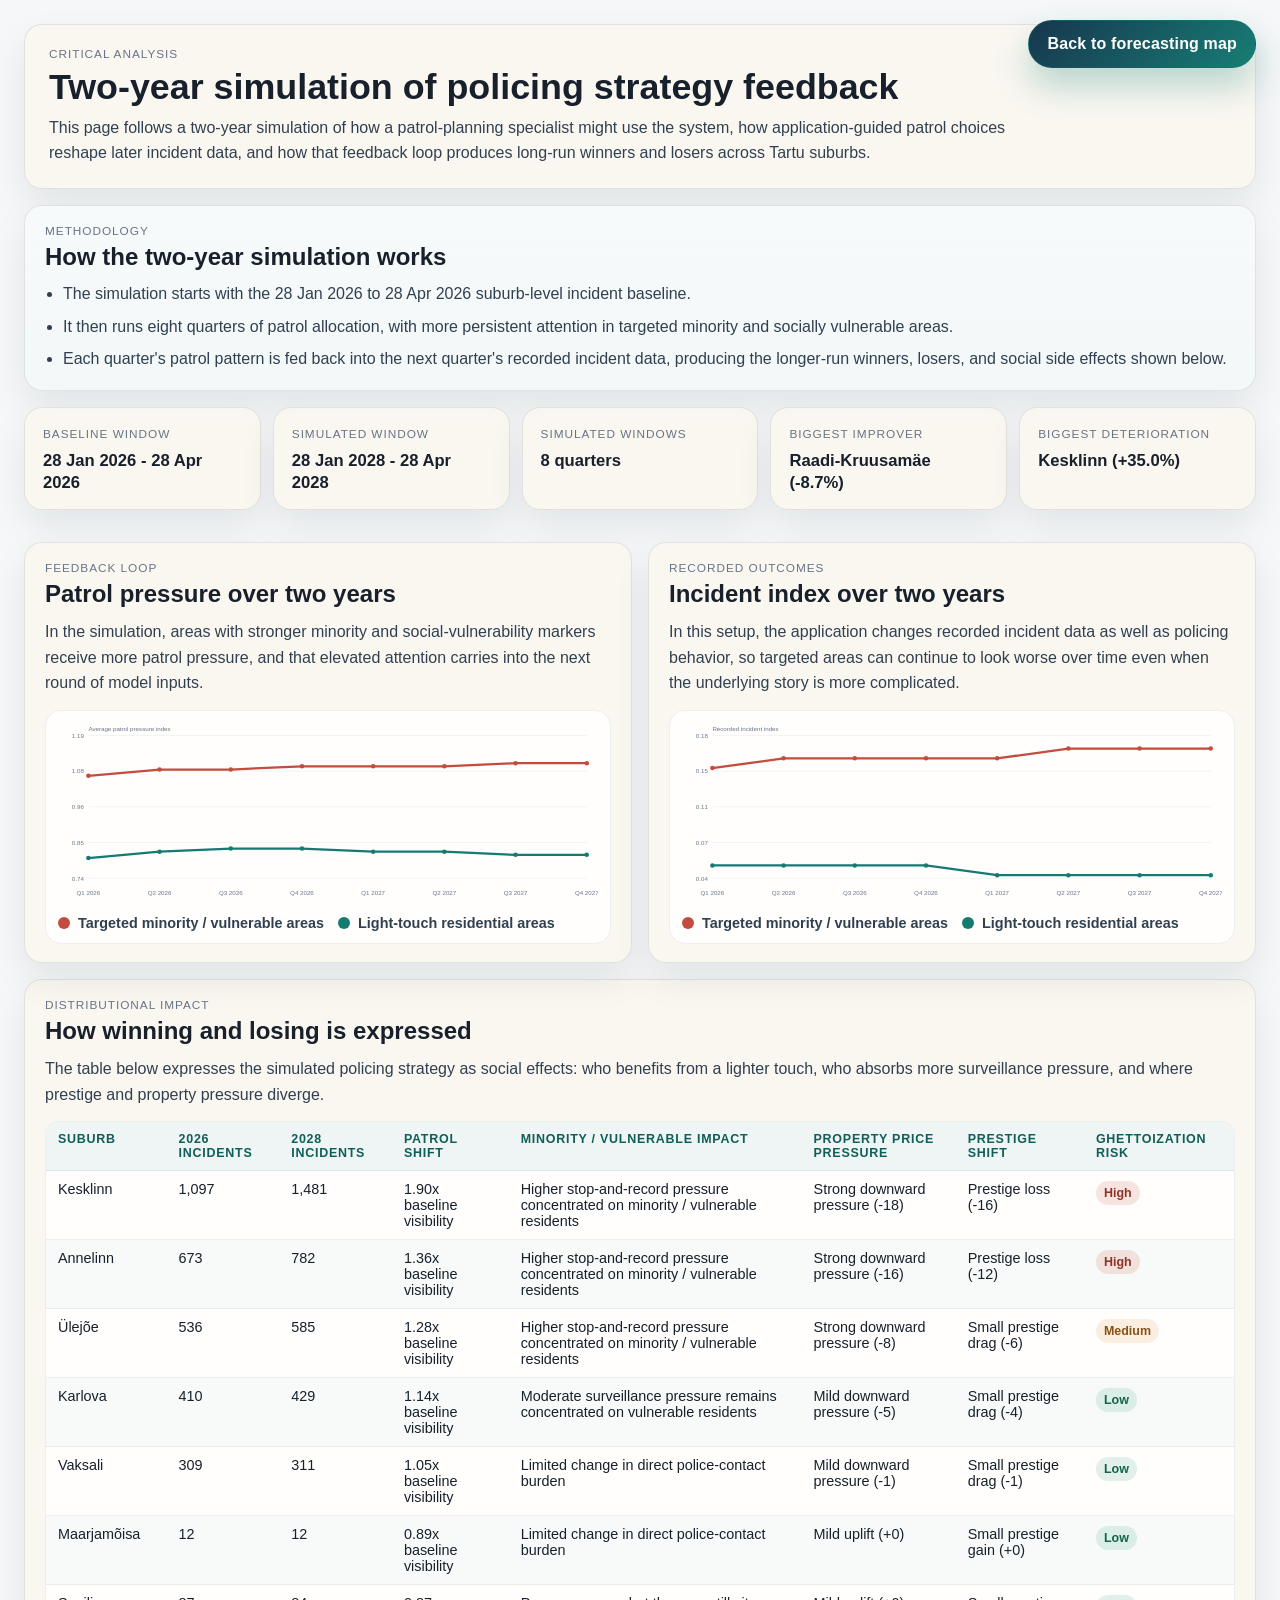
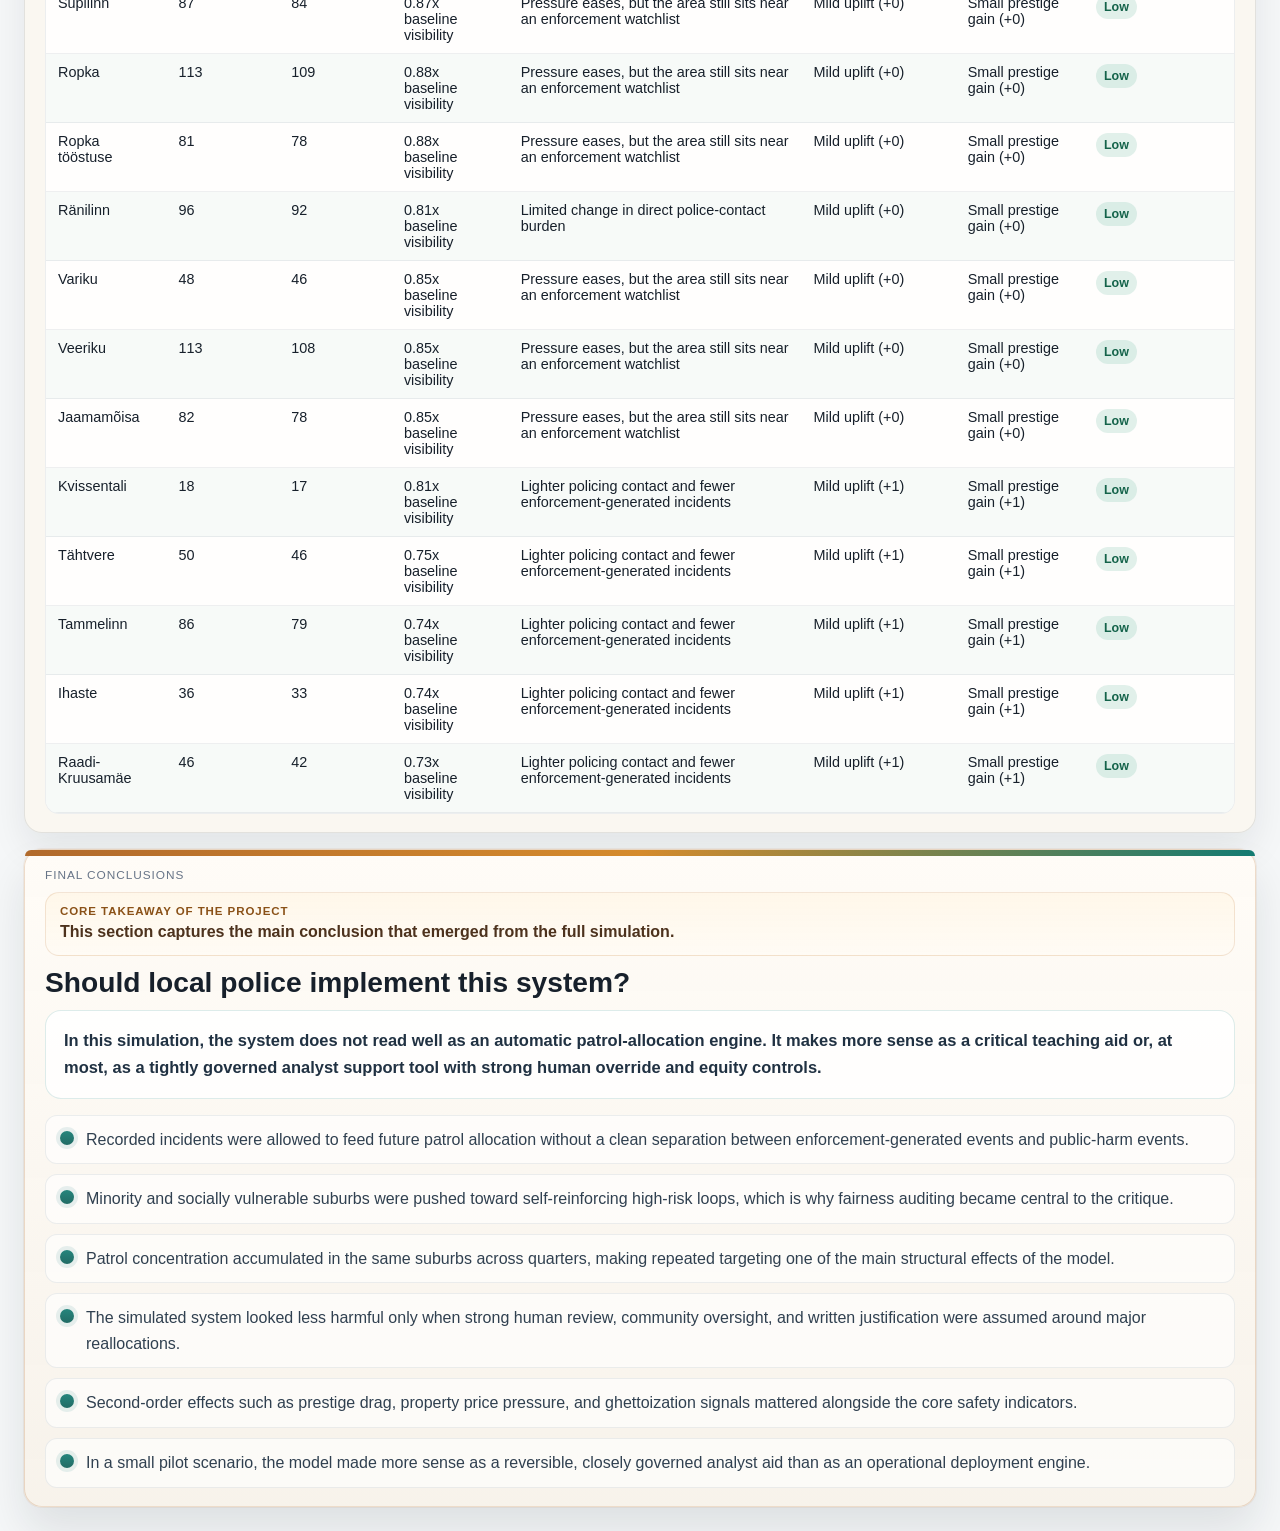
<file: critical_analysis.html>
<!DOCTYPE html>
<html lang="en">
<head>
  <meta charset="UTF-8">
  <meta name="viewport" content="width=device-width, initial-scale=1.0">
  <title>Critical analysis of the support tool</title>
  <link rel="stylesheet" href="critical_analysis.css">
</head>
<body>
  <div class="analysis-shell">
    <header class="analysis-header">
      <div>
        <div class="eyebrow">Critical analysis</div>
        <h1>Two-year simulation of policing strategy feedback</h1>
        <p class="header-copy">
          This page follows a two-year simulation of how a patrol-planning specialist might use
          the system, how application-guided patrol choices reshape later incident data, and how
          that feedback loop produces long-run winners and losers across Tartu suburbs.
        </p>
      </div>
      <a class="back-link" href="index.html">Back to forecasting map</a>
    </header>

    <section class="panel methodology-panel">
      <div class="panel-kicker">Methodology</div>
      <h2>How the two-year simulation works</h2>
      <ul class="methodology-list">
        <li>The simulation starts with the 28 Jan 2026 to 28 Apr 2026 suburb-level incident baseline.</li>
        <li>It then runs eight quarters of patrol allocation, with more persistent attention in targeted minority and socially vulnerable areas.</li>
        <li>Each quarter's patrol pattern is fed back into the next quarter's recorded incident data, producing the longer-run winners, losers, and social side effects shown below.</li>
      </ul>
    </section>

    <section class="summary-grid">
      <div class="summary-card">
        <span class="summary-label">Baseline window</span>
        <strong>28 Jan 2026 - 28 Apr 2026</strong>
      </div>
      <div class="summary-card">
        <span class="summary-label">Simulated window</span>
        <strong>28 Jan 2028 - 28 Apr 2028</strong>
      </div>
      <div class="summary-card">
        <span class="summary-label">Simulated windows</span>
        <strong>8 quarters</strong>
      </div>
      <div class="summary-card">
        <span class="summary-label">Biggest improver</span>
        <strong id="bestArea">Loading...</strong>
      </div>
      <div class="summary-card">
        <span class="summary-label">Biggest deterioration</span>
        <strong id="worstArea">Loading...</strong>
      </div>
    </section>

    <section class="chart-grid">
      <section class="panel">
        <div class="panel-kicker">Feedback loop</div>
        <h2>Patrol pressure over two years</h2>
        <p class="panel-copy">
          In the simulation, areas with stronger minority and social-vulnerability markers receive
          more patrol pressure, and that elevated attention carries into the next round of model inputs.
        </p>
        <div id="patrolTrendChart" class="chart-frame line-chart"></div>
      </section>

      <section class="panel">
        <div class="panel-kicker">Recorded outcomes</div>
        <h2>Incident index over two years</h2>
        <p class="panel-copy">
          In this setup, the application changes recorded incident data as well as policing behavior,
          so targeted areas can continue to look worse over time even when the underlying story is
          more complicated.
        </p>
        <div id="incidentTrendChart" class="chart-frame line-chart"></div>
      </section>
    </section>

    <section class="panel">
      <div class="panel-kicker">Distributional impact</div>
      <h2>How winning and losing is expressed</h2>
      <p class="panel-copy">
        The table below expresses the simulated policing strategy as social effects: who benefits
        from a lighter touch, who absorbs more surveillance pressure, and where prestige and
        property pressure diverge.
      </p>
      <div class="table-wrap">
        <table>
          <thead>
            <tr>
              <th>Suburb</th>
              <th>2026 incidents</th>
              <th>2028 incidents</th>
              <th>Patrol shift</th>
              <th>Minority / vulnerable impact</th>
              <th>Property price pressure</th>
              <th>Prestige shift</th>
              <th>Ghettoization risk</th>
            </tr>
          </thead>
          <tbody id="impactTable"></tbody>
        </table>
      </div>
    </section>

    <section class="panel conclusions-panel">
      <div class="panel-kicker">Final conclusions</div>
      <div class="takeaway-banner">
        <span class="takeaway-label">Core takeaway of the project</span>
        <strong>This section captures the main conclusion that emerged from the full simulation.</strong>
      </div>
      <h2>Should local police implement this system?</h2>
      <p id="recommendationLong" class="panel-copy">
        Loading recommendation...
      </p>
      <ul class="conclusion-list" id="conclusionList"></ul>
    </section>
  </div>

  <script src="embedded_dataset.js"></script>
  <script src="critical_analysis.js"></script>
</body>
</html>
</file>
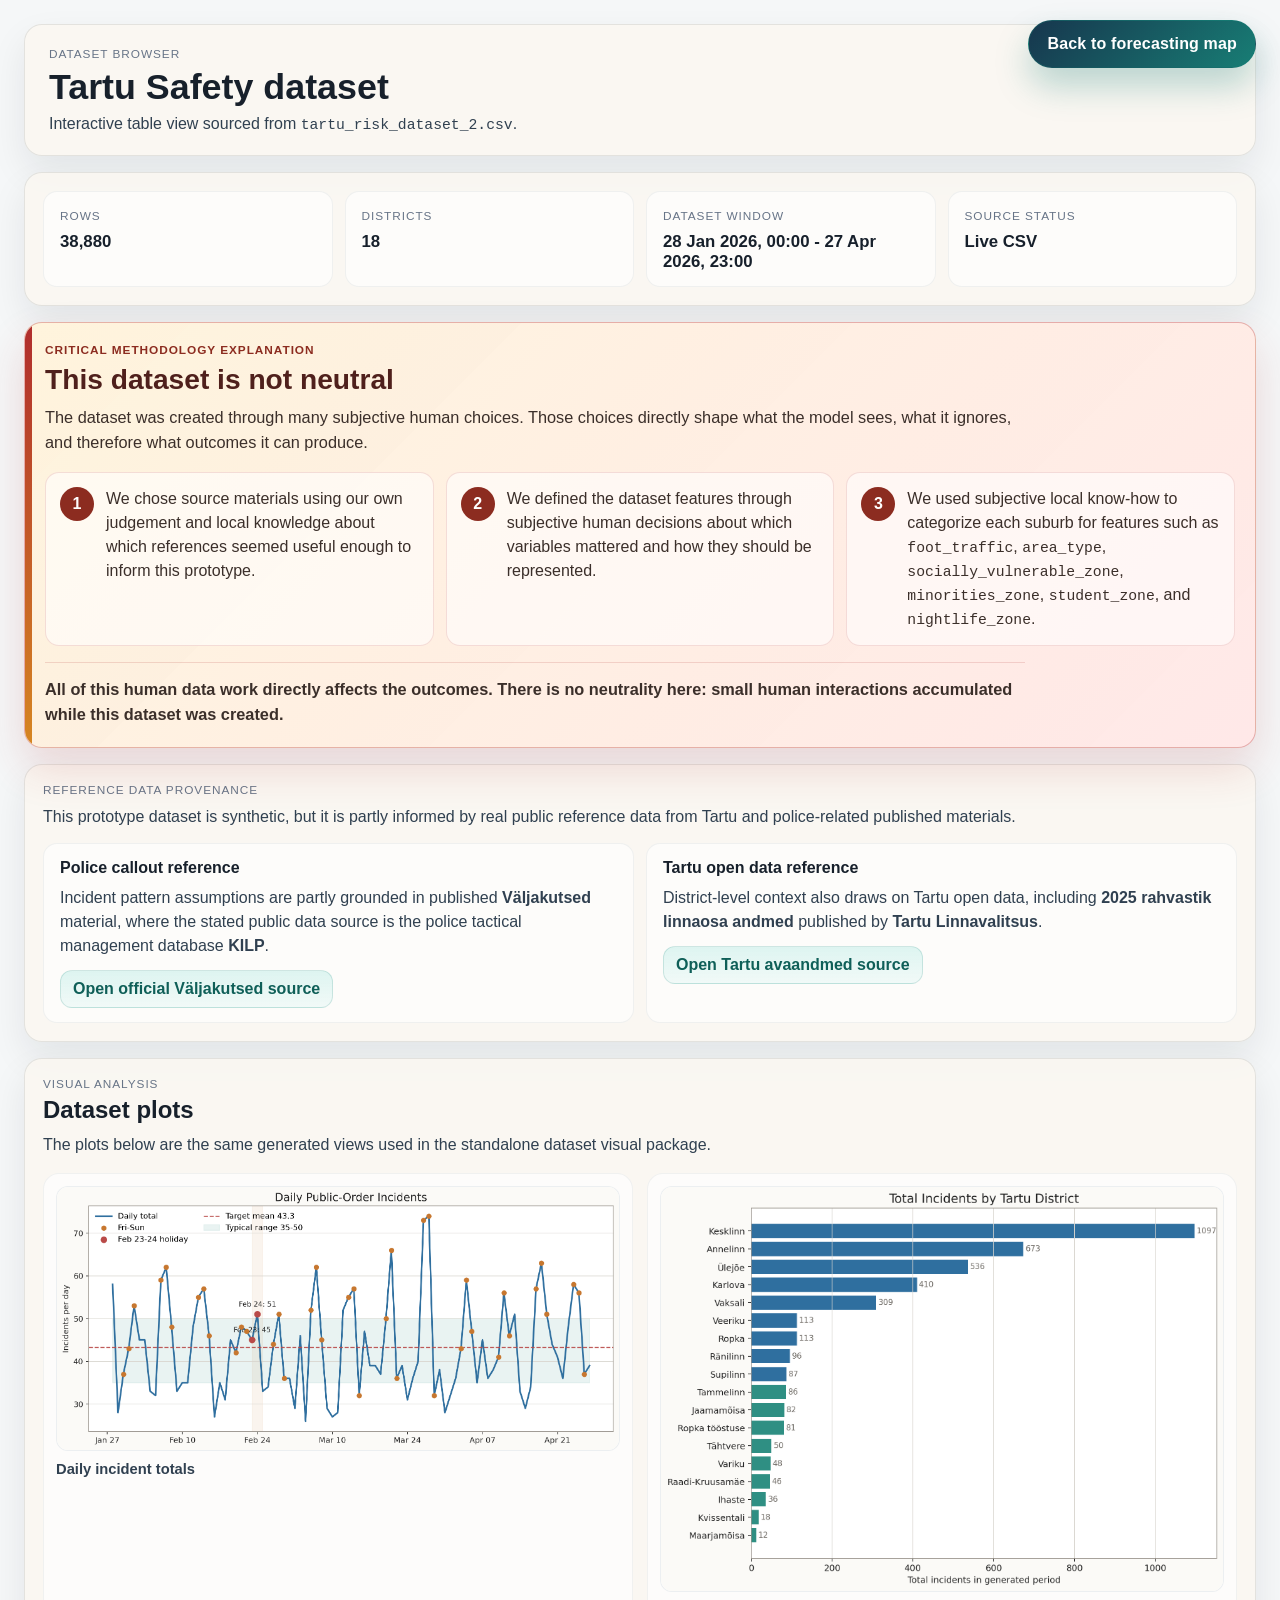
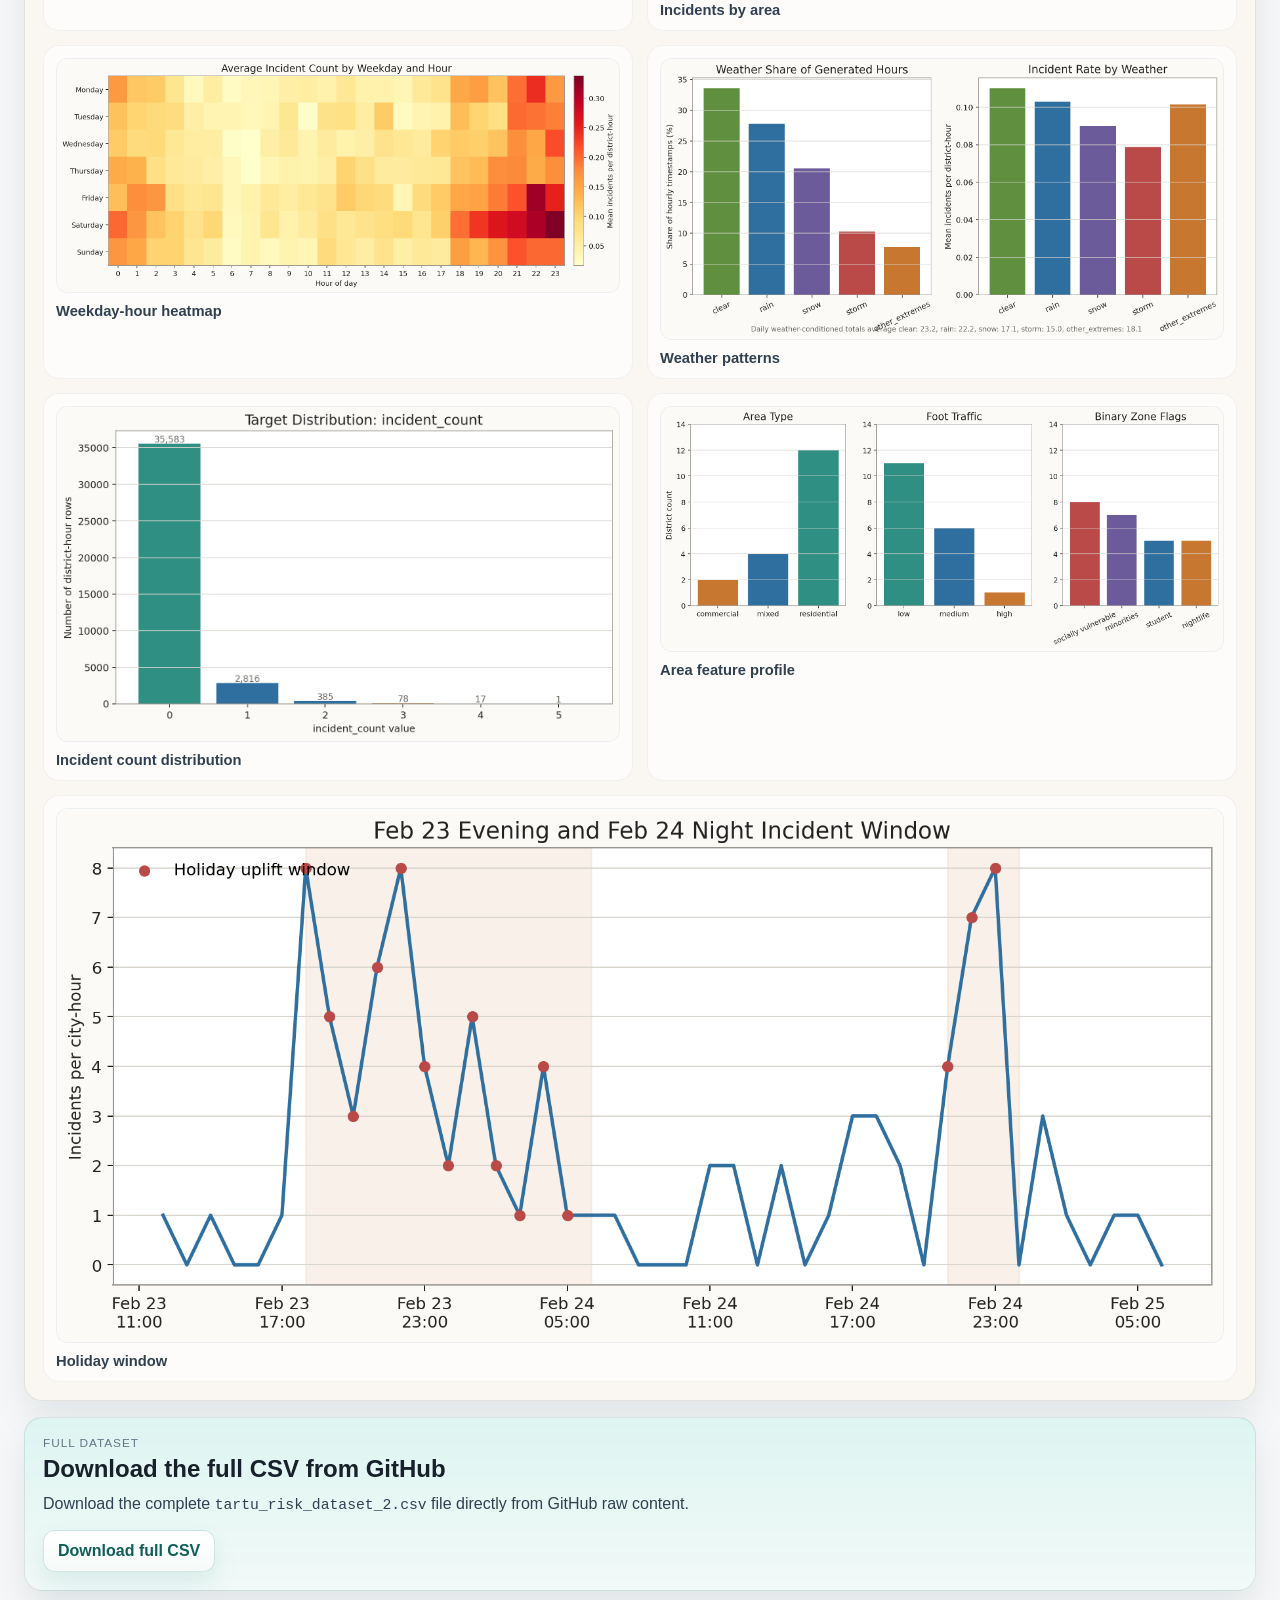
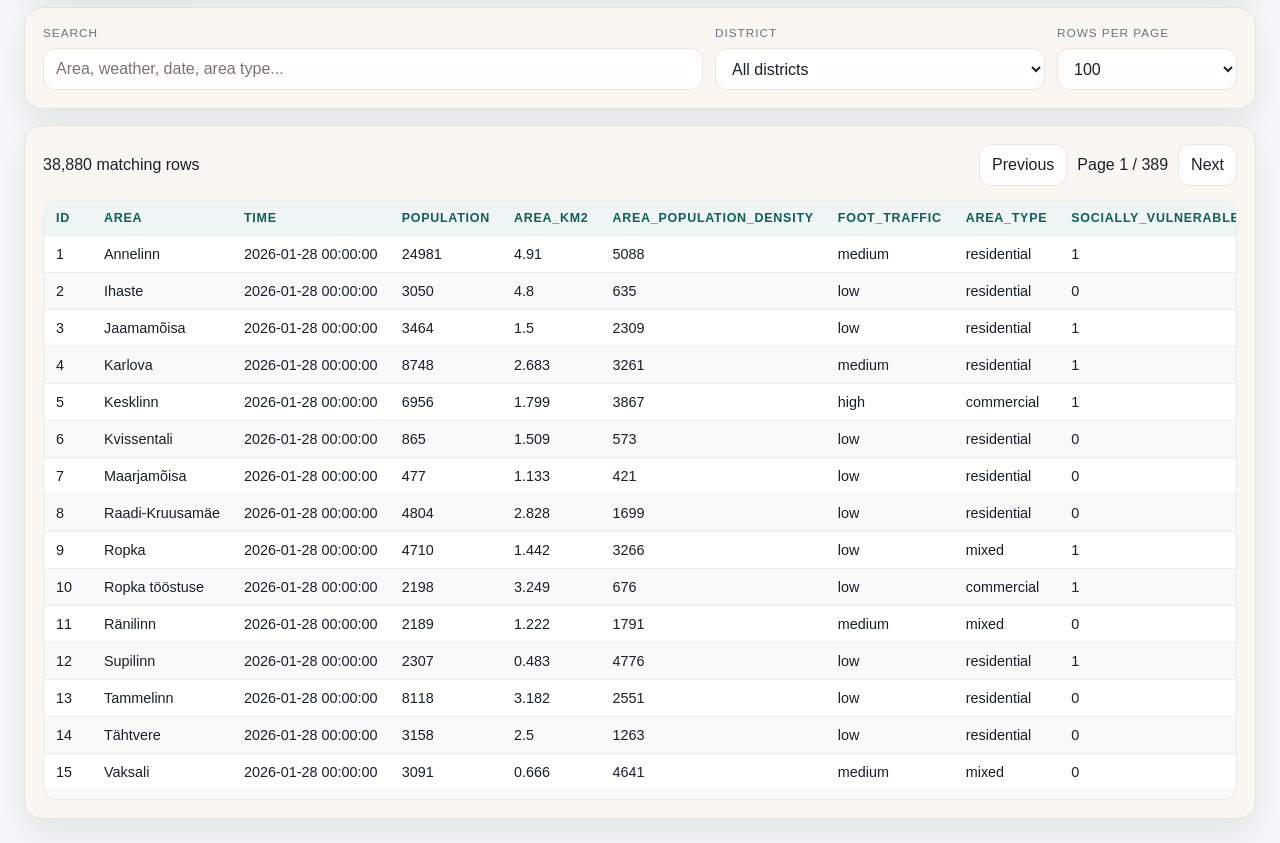
<file: dataset_view.html>
<!DOCTYPE html>
<html lang="en">
<head>
  <meta charset="UTF-8">
  <meta name="viewport" content="width=device-width, initial-scale=1.0">
  <title>Tartu Safety Dataset Table</title>
  <link rel="stylesheet" href="dataset_view.css">
</head>
<body>
  <div class="dataset-shell">
    <header class="dataset-header">
      <div>
        <div class="eyebrow">Dataset browser</div>
        <h1>Tartu Safety dataset</h1>
        <p class="header-copy">Interactive table view sourced from <code>tartu_risk_dataset_2.csv</code>.</p>
      </div>
      <a class="back-link" href="index.html">Back to forecasting map</a>
    </header>

    <section class="dataset-summary" id="summaryCards">
      <div class="summary-card">
        <span class="summary-label">Rows</span>
        <strong id="rowCount">-</strong>
      </div>
      <div class="summary-card">
        <span class="summary-label">Districts</span>
        <strong id="areaCount">-</strong>
      </div>
      <div class="summary-card">
        <span class="summary-label">Dataset window</span>
        <strong id="timeRange">-</strong>
      </div>
      <div class="summary-card">
        <span class="summary-label">Source status</span>
        <strong id="sourceStatus">Loading</strong>
      </div>
    </section>

    <section class="methodology-warning" aria-labelledby="methodologyWarningTitle">
      <div class="eyebrow">Critical methodology explanation</div>
      <h2 id="methodologyWarningTitle">This dataset is not neutral</h2>
      <p class="methodology-lede">
        The dataset was created through many subjective human choices. Those choices directly shape
        what the model sees, what it ignores, and therefore what outcomes it can produce.
      </p>
      <div class="methodology-grid">
        <article class="methodology-step">
          <span>1</span>
          <p>
            We chose source materials using our own judgement and local knowledge about which
            references seemed useful enough to inform this prototype.
          </p>
        </article>
        <article class="methodology-step">
          <span>2</span>
          <p>
            We defined the dataset features through subjective human decisions about which variables
            mattered and how they should be represented.
          </p>
        </article>
        <article class="methodology-step">
          <span>3</span>
          <p>
            We used subjective local know-how to categorize each suburb for features such as
            <code>foot_traffic</code>, <code>area_type</code>, <code>socially_vulnerable_zone</code>,
            <code>minorities_zone</code>, <code>student_zone</code>, and <code>nightlife_zone</code>.
          </p>
        </article>
      </div>
      <p class="methodology-impact">
        All of this human data work directly affects the outcomes. There is no neutrality here:
        small human interactions accumulated while this dataset was created.
      </p>
    </section>

    <section class="dataset-sources">
      <div class="eyebrow">Reference data provenance</div>
      <p class="sources-copy">
        This prototype dataset is synthetic, but it is partly informed by real public reference data
        from Tartu and police-related published materials.
      </p>
      <div class="source-grid">
        <article class="source-card">
          <h2>Police callout reference</h2>
          <p>
            Incident pattern assumptions are partly grounded in published
            <strong>Väljakutsed</strong> material, where the stated public data source is the
            police tactical management database <strong>KILP</strong>.
          </p>
          <a
            class="source-link"
            href="https://www.politsei.ee/et/juhend/politseitoeoega-seotud-avaandmed/valjakutsed"
            target="_blank"
            rel="noreferrer"
          >
            Open official Väljakutsed source
          </a>
        </article>
        <article class="source-card">
          <h2>Tartu open data reference</h2>
          <p>
            District-level context also draws on Tartu open data, including
            <strong>2025 rahvastik linnaosa andmed</strong> published by
            <strong>Tartu Linnavalitsus</strong>.
          </p>
          <a
            class="source-link"
            href="https://avaandmed.tartulv.ee/datasets/409c44adbcda4024a51cf051e328a3a7_0/explore?location=58.369706%2C26.728789%2C13&showTable=true"
            target="_blank"
            rel="noreferrer"
          >
            Open Tartu avaandmed source
          </a>
        </article>
      </div>
    </section>

    <section class="visuals-panel">
      <div class="eyebrow">Visual analysis</div>
      <h2>Dataset plots</h2>
      <p class="visuals-copy">
        The plots below are the same generated views used in the standalone dataset visual package.
      </p>
      <div class="visuals-grid">
        <figure class="visual-card">
          <img src="visuals/01_daily_incident_totals.png" alt="Daily incident totals over time">
          <figcaption>Daily incident totals</figcaption>
        </figure>
        <figure class="visual-card">
          <img src="visuals/02_incidents_by_area.png" alt="Total incidents by area">
          <figcaption>Incidents by area</figcaption>
        </figure>
        <figure class="visual-card">
          <img src="visuals/03_weekday_hour_heatmap.png" alt="Weekday by hour incident heatmap">
          <figcaption>Weekday-hour heatmap</figcaption>
        </figure>
        <figure class="visual-card">
          <img src="visuals/04_weather_patterns.png" alt="Weather patterns and incident context">
          <figcaption>Weather patterns</figcaption>
        </figure>
        <figure class="visual-card">
          <img src="visuals/05_incident_count_distribution.png" alt="Incident count distribution">
          <figcaption>Incident count distribution</figcaption>
        </figure>
        <figure class="visual-card">
          <img src="visuals/06_area_feature_profile.png" alt="Area feature profile">
          <figcaption>Area feature profile</figcaption>
        </figure>
        <figure class="visual-card visual-card-wide">
          <img src="visuals/07_holiday_window.png" alt="Holiday window incident chart">
          <figcaption>Holiday window</figcaption>
        </figure>
      </div>
    </section>

    <section class="download-panel">
      <div class="eyebrow">Full dataset</div>
      <h2>Download the full CSV from GitHub</h2>
      <p class="download-copy">
        Download the complete <code>tartu_risk_dataset_2.csv</code> file directly from GitHub raw content.
      </p>
      <a
        class="download-link"
        href="https://github.com/siimkl/critical_data_crime/raw/main/tartu_risk_dataset_2.csv"
        target="_blank"
        rel="noreferrer"
      >
        Download full CSV
      </a>
    </section>

    <section class="controls-panel">
      <label class="control-field">
        <span>Search</span>
        <input id="searchInput" type="search" placeholder="Area, weather, date, area type...">
      </label>
      <label class="control-field">
        <span>District</span>
        <select id="areaFilter">
          <option value="">All districts</option>
        </select>
      </label>
      <label class="control-field">
        <span>Rows per page</span>
        <select id="pageSize">
          <option value="50">50</option>
          <option value="100" selected>100</option>
          <option value="250">250</option>
        </select>
      </label>
    </section>

    <section class="table-panel">
      <div class="table-meta">
        <div id="resultsLabel">Loading rows...</div>
        <div class="pagination">
          <button id="prevPage" type="button">Previous</button>
          <span id="pageLabel">Page 1 / 1</span>
          <button id="nextPage" type="button">Next</button>
        </div>
      </div>
      <div class="table-wrap">
        <table id="datasetTable">
          <thead id="tableHead"></thead>
          <tbody id="tableBody"></tbody>
        </table>
      </div>
    </section>
  </div>

  <script src="embedded_dataset.js"></script>
  <script src="dataset_view.js"></script>
</body>
</html>
</file>
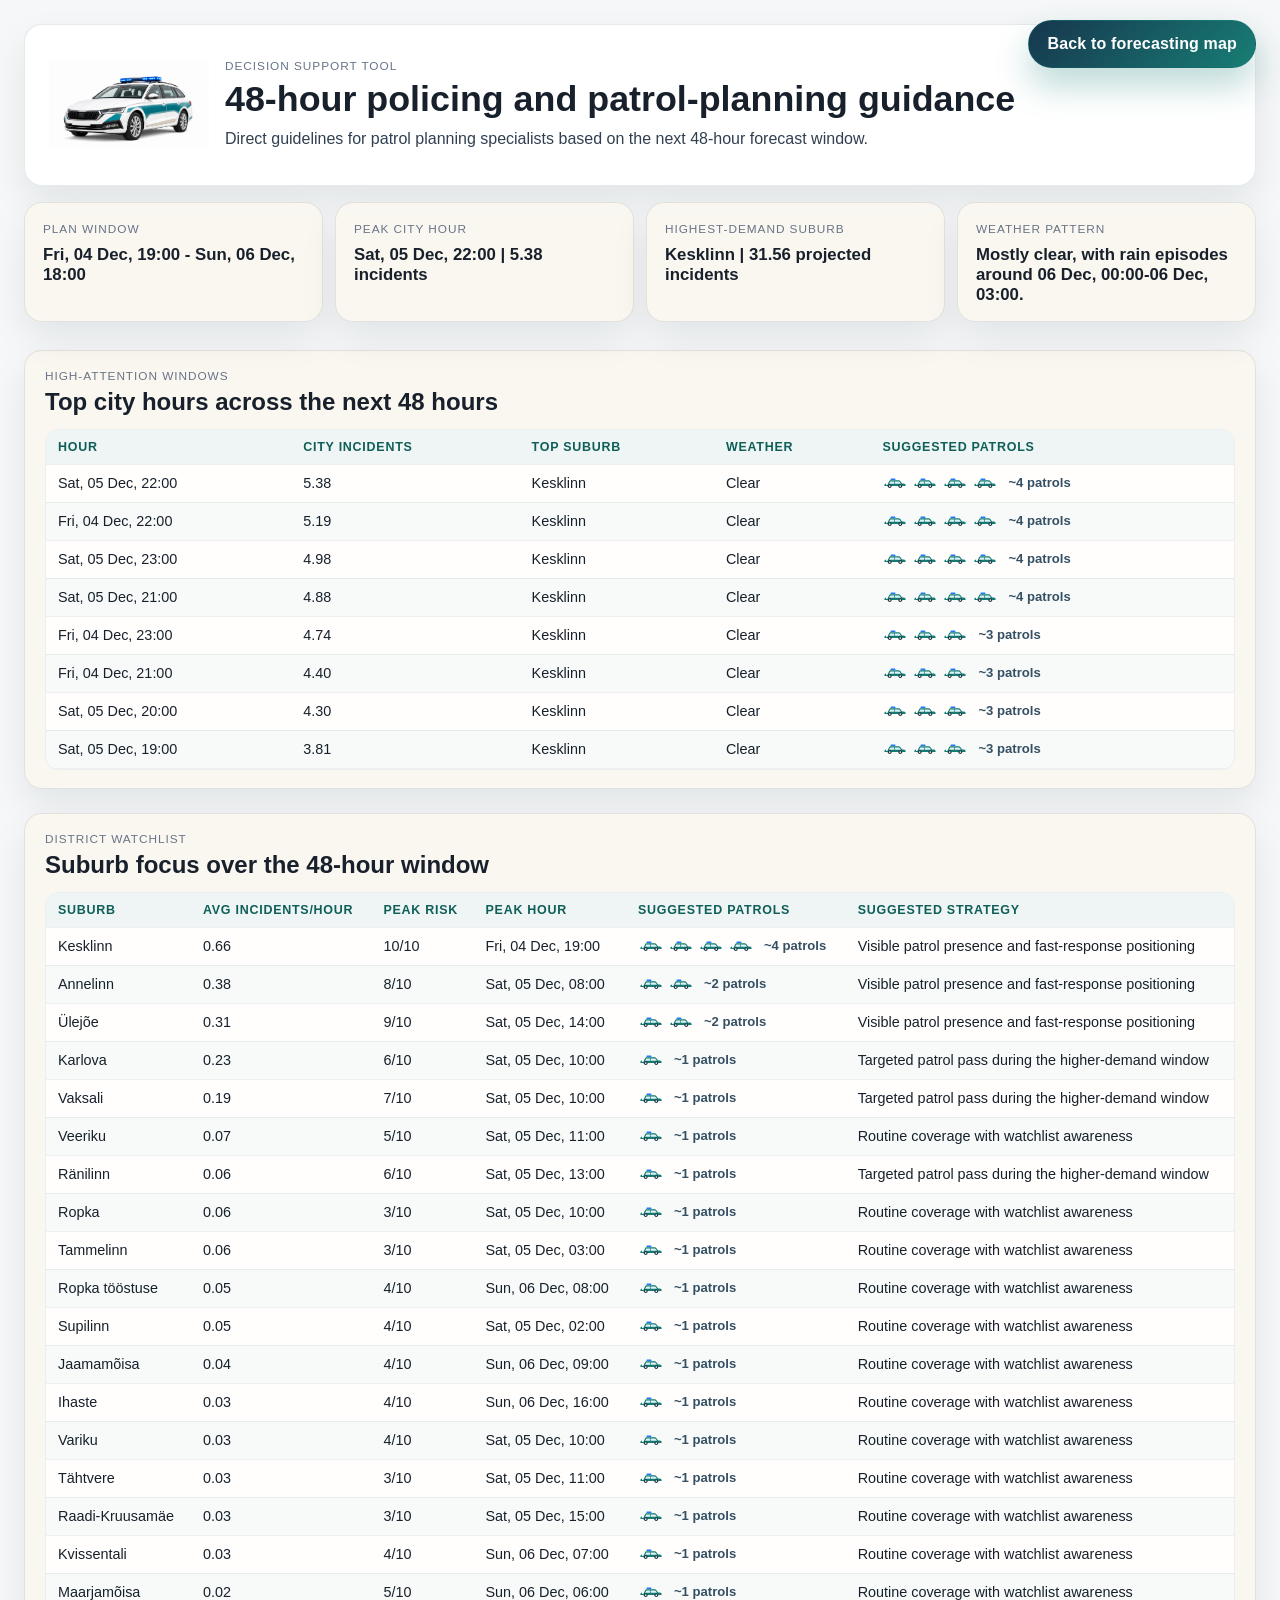
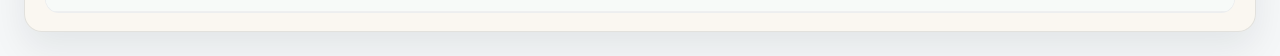
<file: policing_plan.html>
<!DOCTYPE html>
<html lang="en">
<head>
  <meta charset="UTF-8">
  <meta name="viewport" content="width=device-width, initial-scale=1.0">
  <title>48-hour Policing Plan</title>
  <link rel="stylesheet" href="policing_plan.css">
</head>
<body>
  <div class="plan-shell">
      <header class="plan-header">
        <div class="plan-header-main">
          <div class="plan-header-visual">
            <img src="assets/patrol-vehicle-card.png" alt="Police patrol vehicle" class="plan-header-image">
          </div>
          <div class="plan-header-copy">
            <div class="eyebrow">Decision support tool</div>
            <h1>48-hour policing and patrol-planning guidance</h1>
            <p class="header-copy">
              Direct guidelines for patrol planning specialists based on the next 48-hour forecast window.
            </p>
          </div>
        </div>
        <a class="back-link" href="index.html">Back to forecasting map</a>
      </header>

    <section class="summary-grid">
      <div class="summary-card">
        <span class="summary-label">Plan window</span>
        <strong id="planWindow">Loading...</strong>
      </div>
      <div class="summary-card">
        <span class="summary-label">Peak city hour</span>
        <strong id="peakHour">-</strong>
      </div>
      <div class="summary-card">
        <span class="summary-label">Highest-demand suburb</span>
        <strong id="topArea">-</strong>
      </div>
      <div class="summary-card">
        <span class="summary-label">Weather pattern</span>
        <strong id="weatherSummary">-</strong>
      </div>
    </section>

    <section class="panel">
      <div class="panel-kicker">High-attention windows</div>
      <h2>Top city hours across the next 48 hours</h2>
      <div class="table-wrap">
        <table>
          <thead>
            <tr>
              <th>Hour</th>
              <th>City incidents</th>
              <th>Top suburb</th>
              <th>Weather</th>
              <th>Suggested patrols</th>
            </tr>
          </thead>
          <tbody id="attentionTable"></tbody>
        </table>
      </div>
    </section>

    <section class="panel">
      <div class="panel-kicker">District watchlist</div>
      <h2>Suburb focus over the 48-hour window</h2>
      <div class="table-wrap">
        <table>
          <thead>
            <tr>
              <th>Suburb</th>
              <th>Avg incidents/hour</th>
              <th>Peak risk</th>
              <th>Peak hour</th>
              <th>Suggested patrols</th>
              <th>Suggested strategy</th>
            </tr>
          </thead>
          <tbody id="watchlistTable"></tbody>
        </table>
      </div>
    </section>
  </div>

  <script src="embedded_dataset.js"></script>
  <script src="policing_plan.js"></script>
</body>
</html>
</file>
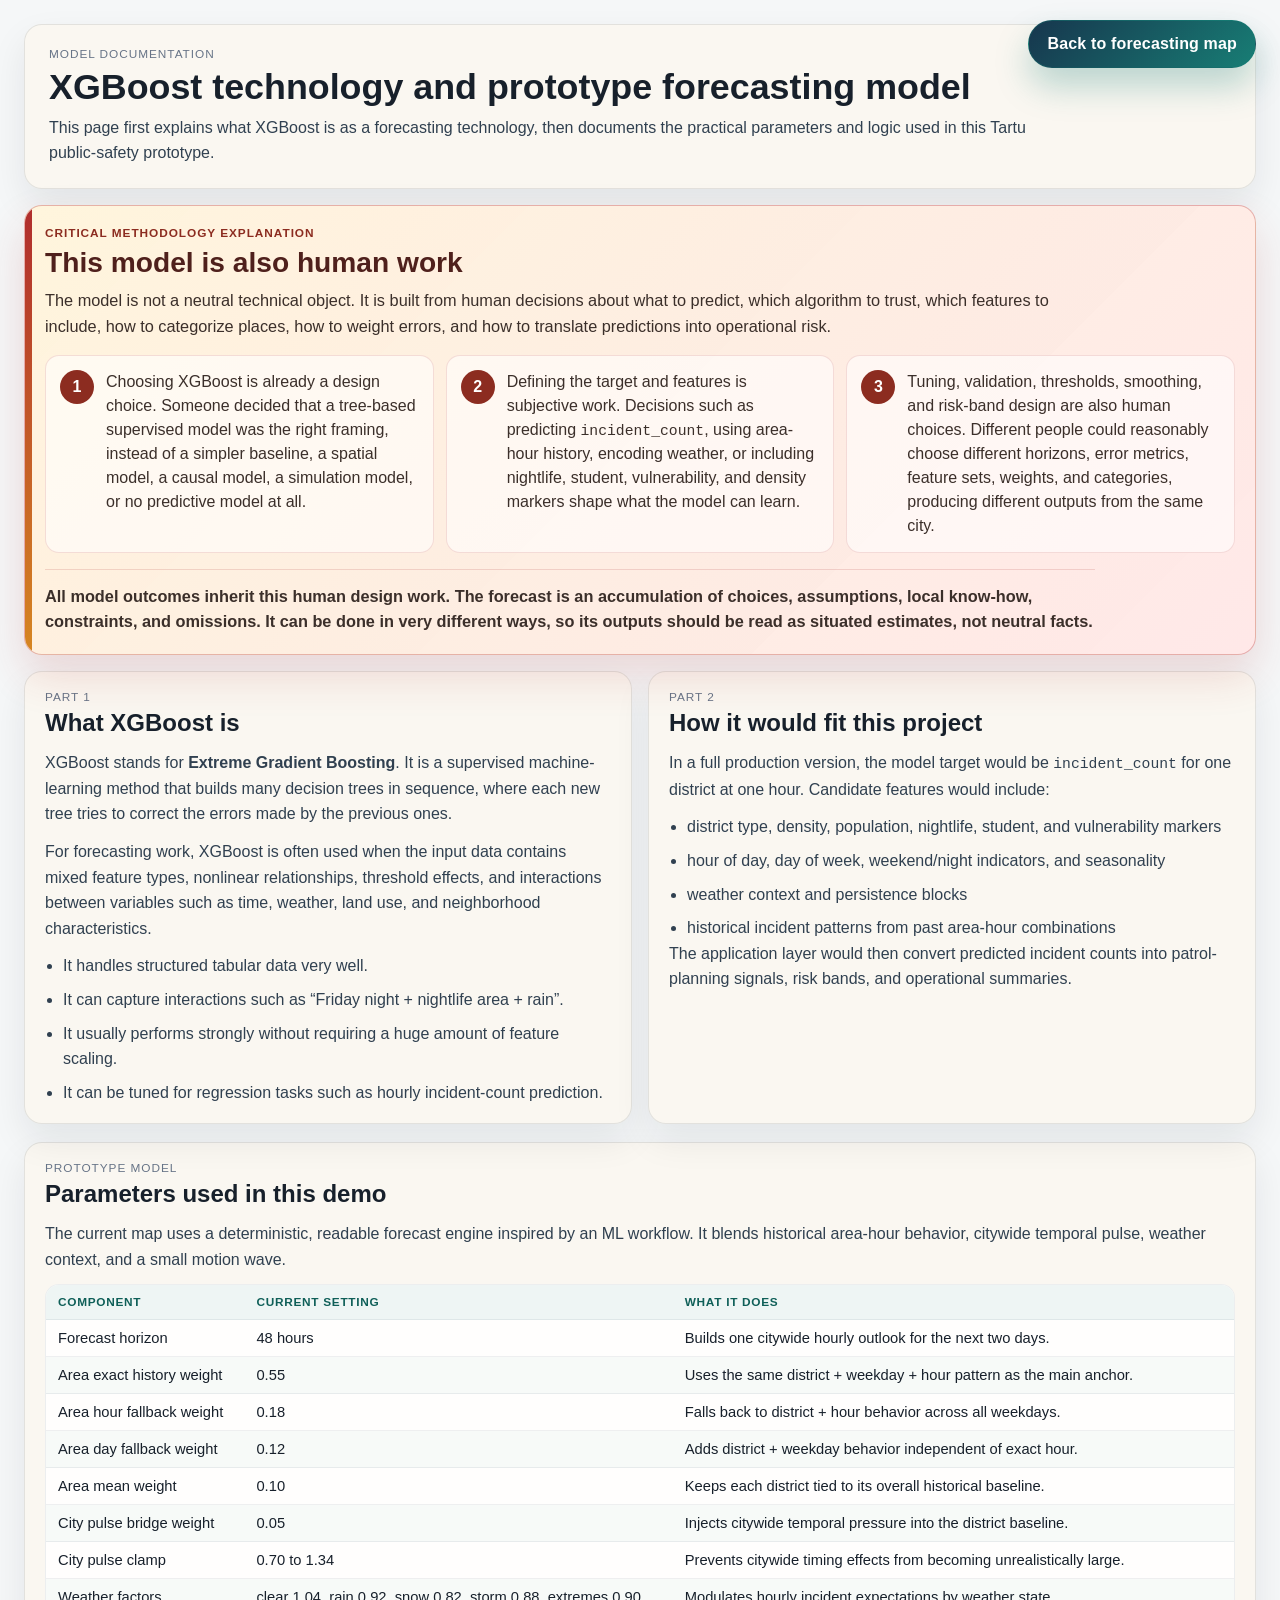
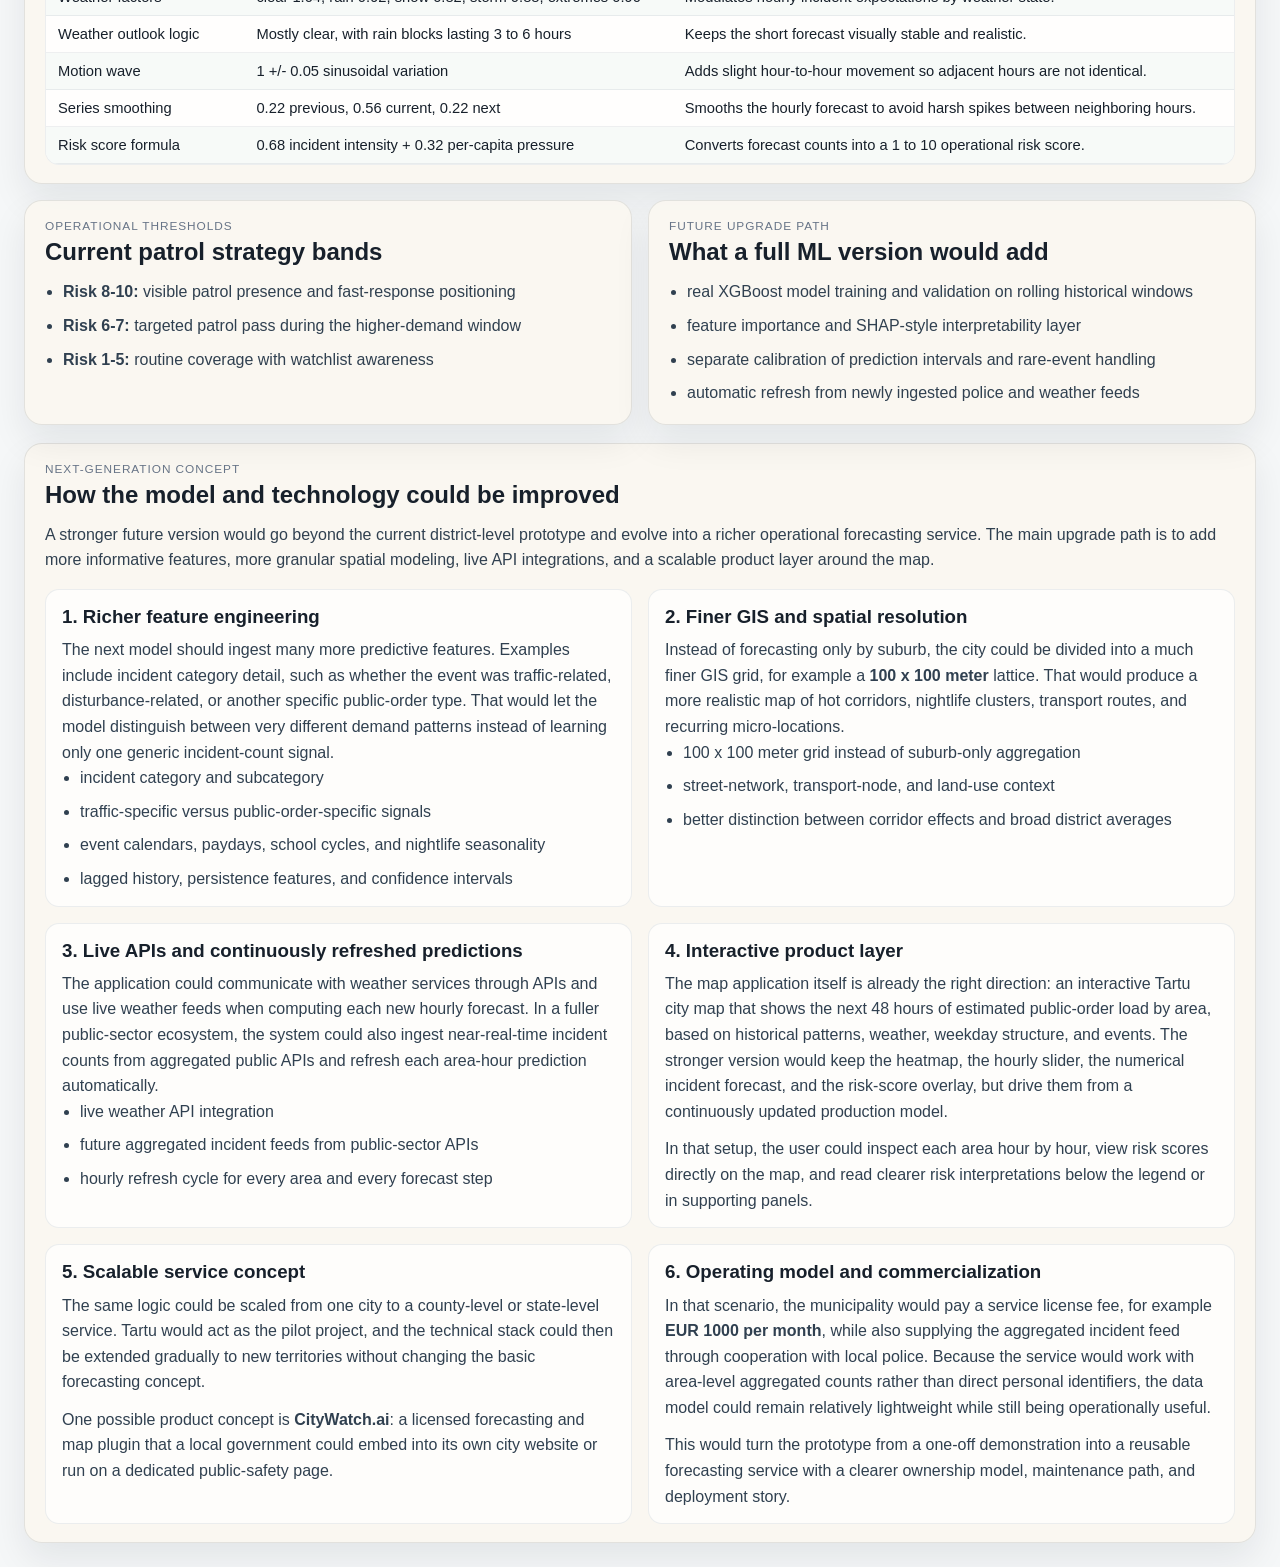
<file: xgboost_model.html>
<!DOCTYPE html>
<html lang="en">
<head>
  <meta charset="UTF-8">
  <meta name="viewport" content="width=device-width, initial-scale=1.0">
  <title>XGBoost model details</title>
  <link rel="stylesheet" href="xgboost_model.css">
</head>
<body>
  <div class="model-shell">
    <header class="model-header">
      <div>
        <div class="eyebrow">Model documentation</div>
        <h1>XGBoost technology and prototype forecasting model</h1>
        <p class="header-copy">
          This page first explains what XGBoost is as a forecasting technology, then documents the
          practical parameters and logic used in this Tartu public-safety prototype.
        </p>
      </div>
      <a class="back-link" href="index.html">Back to forecasting map</a>
    </header>

    <section class="methodology-warning" aria-labelledby="methodologyWarningTitle">
      <div class="eyebrow">Critical methodology explanation</div>
      <h2 id="methodologyWarningTitle">This model is also human work</h2>
      <p class="methodology-lede">
        The model is not a neutral technical object. It is built from human decisions about what to
        predict, which algorithm to trust, which features to include, how to categorize places, how to
        weight errors, and how to translate predictions into operational risk.
      </p>
      <div class="methodology-grid">
        <article class="methodology-step">
          <span>1</span>
          <p>
            Choosing XGBoost is already a design choice. Someone decided that a tree-based supervised
            model was the right framing, instead of a simpler baseline, a spatial model, a causal model,
            a simulation model, or no predictive model at all.
          </p>
        </article>
        <article class="methodology-step">
          <span>2</span>
          <p>
            Defining the target and features is subjective work. Decisions such as predicting
            <code>incident_count</code>, using area-hour history, encoding weather, or including
            nightlife, student, vulnerability, and density markers shape what the model can learn.
          </p>
        </article>
        <article class="methodology-step">
          <span>3</span>
          <p>
            Tuning, validation, thresholds, smoothing, and risk-band design are also human choices.
            Different people could reasonably choose different horizons, error metrics, feature sets,
            weights, and categories, producing different outputs from the same city.
          </p>
        </article>
      </div>
      <p class="methodology-impact">
        All model outcomes inherit this human design work. The forecast is an accumulation of choices,
        assumptions, local know-how, constraints, and omissions. It can be done in very different ways,
        so its outputs should be read as situated estimates, not neutral facts.
      </p>
    </section>

    <section class="content-grid">
      <section class="panel">
        <div class="panel-kicker">Part 1</div>
        <h2>What XGBoost is</h2>
        <p>
          XGBoost stands for <strong>Extreme Gradient Boosting</strong>. It is a supervised machine-learning
          method that builds many decision trees in sequence, where each new tree tries to correct the
          errors made by the previous ones.
        </p>
        <p>
          For forecasting work, XGBoost is often used when the input data contains mixed feature types,
          nonlinear relationships, threshold effects, and interactions between variables such as time,
          weather, land use, and neighborhood characteristics.
        </p>
        <ul class="bullet-list">
          <li>It handles structured tabular data very well.</li>
          <li>It can capture interactions such as “Friday night + nightlife area + rain”.</li>
          <li>It usually performs strongly without requiring a huge amount of feature scaling.</li>
          <li>It can be tuned for regression tasks such as hourly incident-count prediction.</li>
        </ul>
      </section>

      <section class="panel">
        <div class="panel-kicker">Part 2</div>
        <h2>How it would fit this project</h2>
        <p>
          In a full production version, the model target would be <code>incident_count</code> for one
          district at one hour. Candidate features would include:
        </p>
        <ul class="bullet-list">
          <li>district type, density, population, nightlife, student, and vulnerability markers</li>
          <li>hour of day, day of week, weekend/night indicators, and seasonality</li>
          <li>weather context and persistence blocks</li>
          <li>historical incident patterns from past area-hour combinations</li>
        </ul>
        <p>
          The application layer would then convert predicted incident counts into patrol-planning signals,
          risk bands, and operational summaries.
        </p>
      </section>
    </section>

    <section class="panel">
      <div class="panel-kicker">Prototype model</div>
      <h2>Parameters used in this demo</h2>
      <p>
        The current map uses a deterministic, readable forecast engine inspired by an ML workflow. It blends
        historical area-hour behavior, citywide temporal pulse, weather context, and a small motion wave.
      </p>
      <div class="table-wrap">
        <table>
          <thead>
            <tr>
              <th>Component</th>
              <th>Current setting</th>
              <th>What it does</th>
            </tr>
          </thead>
          <tbody>
            <tr>
              <td>Forecast horizon</td>
              <td>48 hours</td>
              <td>Builds one citywide hourly outlook for the next two days.</td>
            </tr>
            <tr>
              <td>Area exact history weight</td>
              <td>0.55</td>
              <td>Uses the same district + weekday + hour pattern as the main anchor.</td>
            </tr>
            <tr>
              <td>Area hour fallback weight</td>
              <td>0.18</td>
              <td>Falls back to district + hour behavior across all weekdays.</td>
            </tr>
            <tr>
              <td>Area day fallback weight</td>
              <td>0.12</td>
              <td>Adds district + weekday behavior independent of exact hour.</td>
            </tr>
            <tr>
              <td>Area mean weight</td>
              <td>0.10</td>
              <td>Keeps each district tied to its overall historical baseline.</td>
            </tr>
            <tr>
              <td>City pulse bridge weight</td>
              <td>0.05</td>
              <td>Injects citywide temporal pressure into the district baseline.</td>
            </tr>
            <tr>
              <td>City pulse clamp</td>
              <td>0.70 to 1.34</td>
              <td>Prevents citywide timing effects from becoming unrealistically large.</td>
            </tr>
            <tr>
              <td>Weather factors</td>
              <td>clear 1.04, rain 0.92, snow 0.82, storm 0.88, extremes 0.90</td>
              <td>Modulates hourly incident expectations by weather state.</td>
            </tr>
            <tr>
              <td>Weather outlook logic</td>
              <td>Mostly clear, with rain blocks lasting 3 to 6 hours</td>
              <td>Keeps the short forecast visually stable and realistic.</td>
            </tr>
            <tr>
              <td>Motion wave</td>
              <td>1 +/- 0.05 sinusoidal variation</td>
              <td>Adds slight hour-to-hour movement so adjacent hours are not identical.</td>
            </tr>
            <tr>
              <td>Series smoothing</td>
              <td>0.22 previous, 0.56 current, 0.22 next</td>
              <td>Smooths the hourly forecast to avoid harsh spikes between neighboring hours.</td>
            </tr>
            <tr>
              <td>Risk score formula</td>
              <td>0.68 incident intensity + 0.32 per-capita pressure</td>
              <td>Converts forecast counts into a 1 to 10 operational risk score.</td>
            </tr>
          </tbody>
        </table>
      </div>
    </section>

    <section class="content-grid">
      <section class="panel">
        <div class="panel-kicker">Operational thresholds</div>
        <h2>Current patrol strategy bands</h2>
        <ul class="bullet-list">
          <li><strong>Risk 8-10:</strong> visible patrol presence and fast-response positioning</li>
          <li><strong>Risk 6-7:</strong> targeted patrol pass during the higher-demand window</li>
          <li><strong>Risk 1-5:</strong> routine coverage with watchlist awareness</li>
        </ul>
      </section>

      <section class="panel">
        <div class="panel-kicker">Future upgrade path</div>
        <h2>What a full ML version would add</h2>
        <ul class="bullet-list">
          <li>real XGBoost model training and validation on rolling historical windows</li>
          <li>feature importance and SHAP-style interpretability layer</li>
          <li>separate calibration of prediction intervals and rare-event handling</li>
          <li>automatic refresh from newly ingested police and weather feeds</li>
        </ul>
      </section>
    </section>

    <section class="panel proposal-panel">
      <div class="panel-kicker">Next-generation concept</div>
      <h2>How the model and technology could be improved</h2>
      <p>
        A stronger future version would go beyond the current district-level prototype and evolve into
        a richer operational forecasting service. The main upgrade path is to add more informative features,
        more granular spatial modeling, live API integrations, and a scalable product layer around the map.
      </p>

      <div class="proposal-grid">
        <article class="proposal-card">
          <h3>1. Richer feature engineering</h3>
          <p>
            The next model should ingest many more predictive features. Examples include incident category
            detail, such as whether the event was traffic-related, disturbance-related, or another specific
            public-order type. That would let the model distinguish between very different demand patterns
            instead of learning only one generic incident-count signal.
          </p>
          <ul class="bullet-list">
            <li>incident category and subcategory</li>
            <li>traffic-specific versus public-order-specific signals</li>
            <li>event calendars, paydays, school cycles, and nightlife seasonality</li>
            <li>lagged history, persistence features, and confidence intervals</li>
          </ul>
        </article>

        <article class="proposal-card">
          <h3>2. Finer GIS and spatial resolution</h3>
          <p>
            Instead of forecasting only by suburb, the city could be divided into a much finer GIS grid,
            for example a <strong>100 x 100 meter</strong> lattice. That would produce a more realistic map
            of hot corridors, nightlife clusters, transport routes, and recurring micro-locations.
          </p>
          <ul class="bullet-list">
            <li>100 x 100 meter grid instead of suburb-only aggregation</li>
            <li>street-network, transport-node, and land-use context</li>
            <li>better distinction between corridor effects and broad district averages</li>
          </ul>
        </article>

        <article class="proposal-card">
          <h3>3. Live APIs and continuously refreshed predictions</h3>
          <p>
            The application could communicate with weather services through APIs and use live weather feeds
            when computing each new hourly forecast. In a fuller public-sector ecosystem, the system could
            also ingest near-real-time incident counts from aggregated public APIs and refresh each area-hour
            prediction automatically.
          </p>
          <ul class="bullet-list">
            <li>live weather API integration</li>
            <li>future aggregated incident feeds from public-sector APIs</li>
            <li>hourly refresh cycle for every area and every forecast step</li>
          </ul>
        </article>

        <article class="proposal-card">
          <h3>4. Interactive product layer</h3>
          <p>
            The map application itself is already the right direction: an interactive Tartu city map that
            shows the next 48 hours of estimated public-order load by area, based on historical patterns,
            weather, weekday structure, and events. The stronger version would keep the heatmap, the hourly
            slider, the numerical incident forecast, and the risk-score overlay, but drive them from a
            continuously updated production model.
          </p>
          <p>
            In that setup, the user could inspect each area hour by hour, view risk scores directly on the
            map, and read clearer risk interpretations below the legend or in supporting panels.
          </p>
        </article>
      </div>

      <div class="proposal-grid proposal-grid-secondary">
        <article class="proposal-card">
          <h3>5. Scalable service concept</h3>
          <p>
            The same logic could be scaled from one city to a county-level or state-level service. Tartu
            would act as the pilot project, and the technical stack could then be extended gradually to new
            territories without changing the basic forecasting concept.
          </p>
          <p>
            One possible product concept is <strong>CityWatch.ai</strong>: a licensed forecasting and map
            plugin that a local government could embed into its own city website or run on a dedicated
            public-safety page.
          </p>
        </article>

        <article class="proposal-card">
          <h3>6. Operating model and commercialization</h3>
          <p>
            In that scenario, the municipality would pay a service license fee, for example
            <strong>EUR 1000 per month</strong>, while also supplying the aggregated incident feed through
            cooperation with local police. Because the service would work with area-level aggregated counts
            rather than direct personal identifiers, the data model could remain relatively lightweight while
            still being operationally useful.
          </p>
          <p>
            This would turn the prototype from a one-off demonstration into a reusable forecasting service
            with a clearer ownership model, maintenance path, and deployment story.
          </p>
        </article>
      </div>
    </section>
  </div>
</body>
</html>
</file>
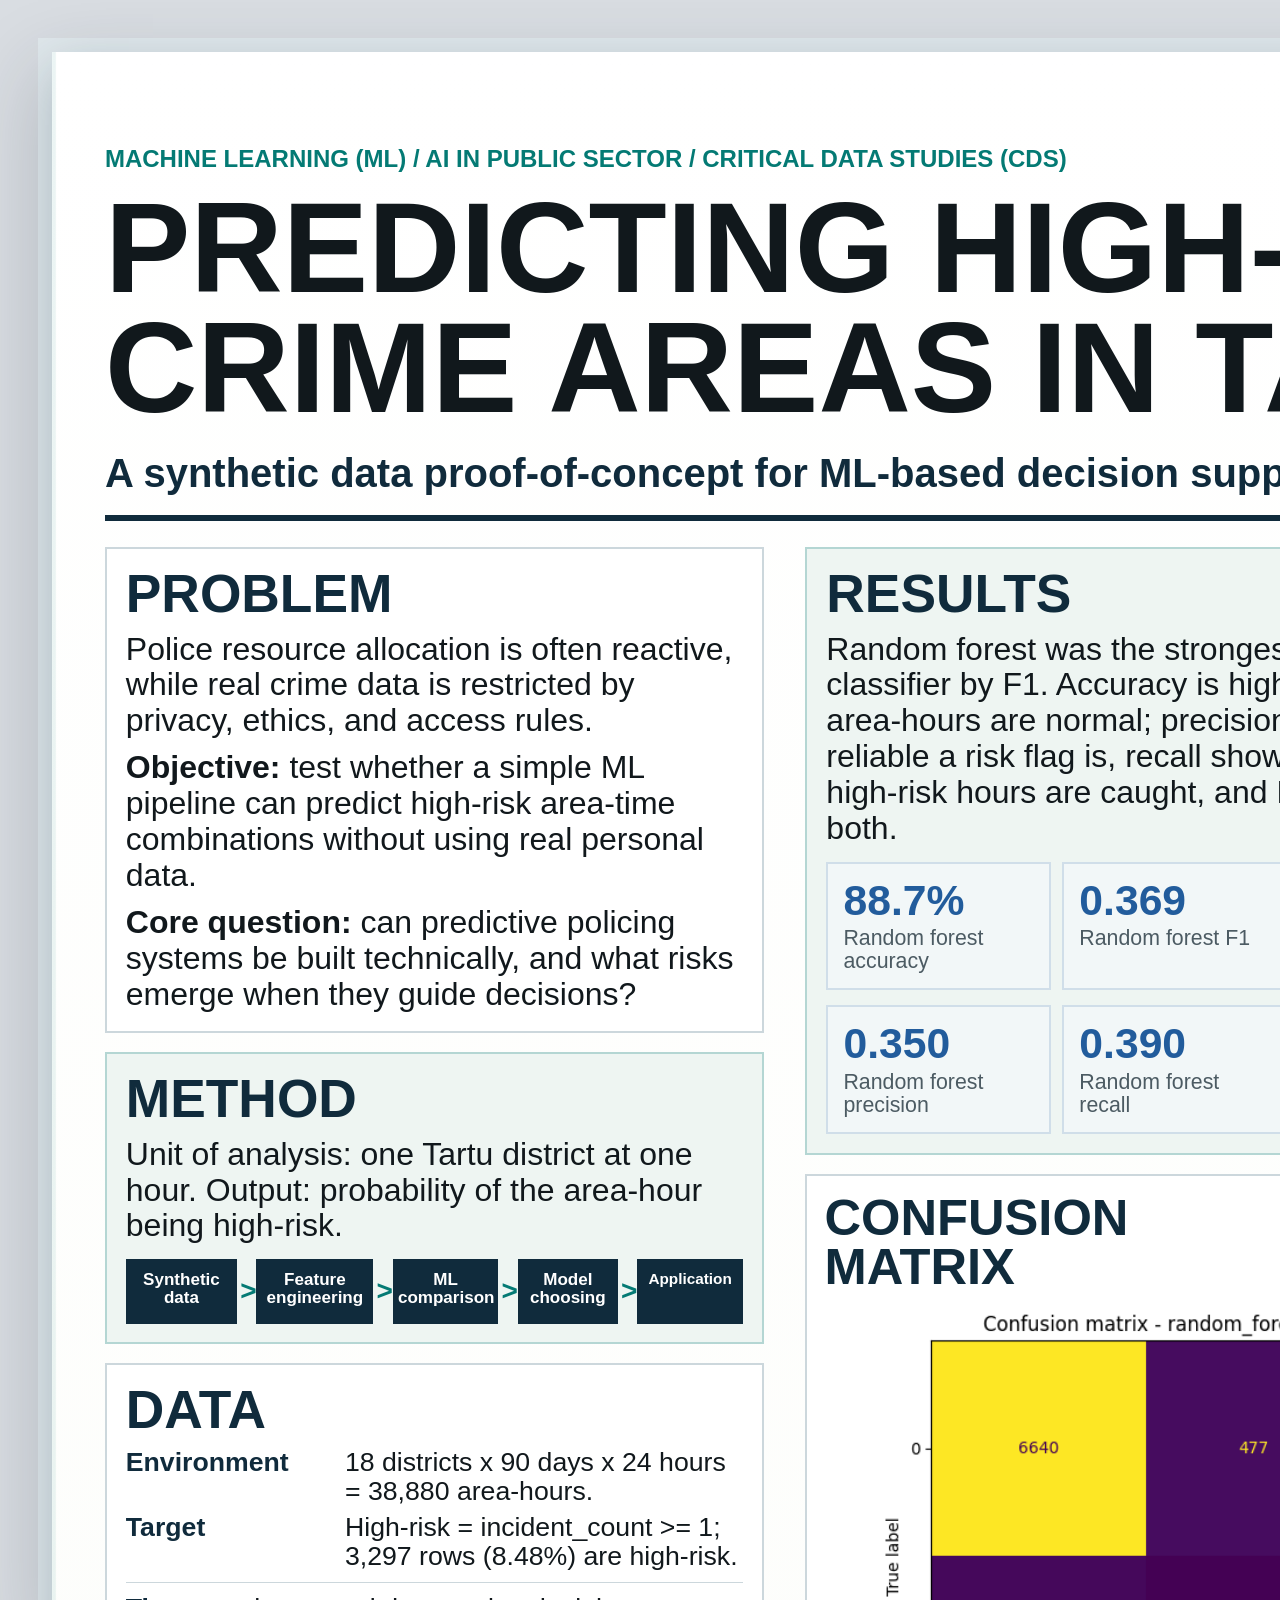
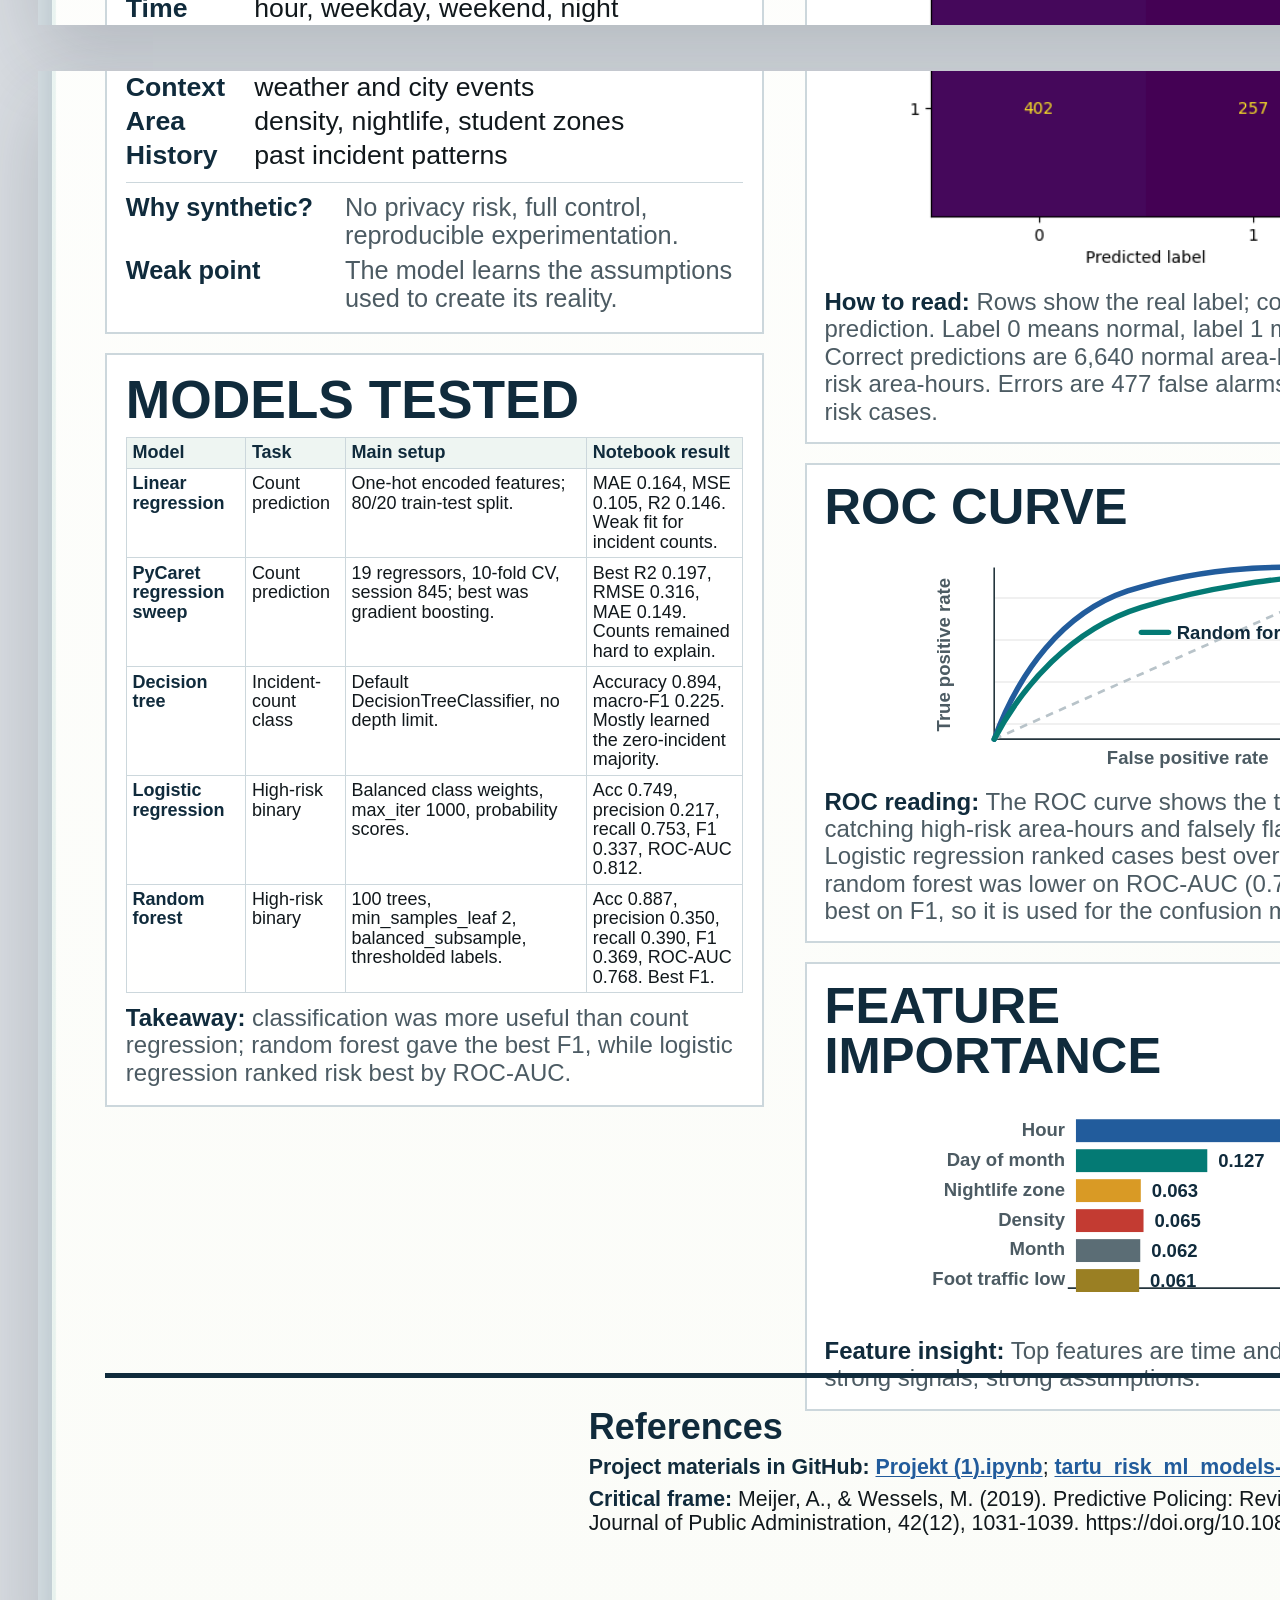
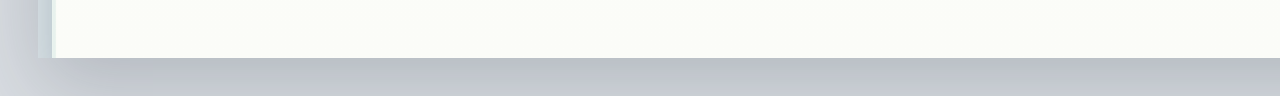
<file: Project_Crime_Poster_A1/poster_a2_split.html>
<!doctype html>
<html lang="en">
<head>
  <meta charset="utf-8" />
  <meta name="viewport" content="width=device-width, initial-scale=1" />
  <title>Predicting High-Risk Crime Areas in Tartu - A2 Split Poster</title>
  <style>
    @page {
      size: 594mm 420mm;
      margin: 0;
    }

    html,
    body {
      margin: 0;
      width: 594mm;
      background: #d9dde2;
    }

    body {
      display: grid;
      gap: 12mm;
      padding: 10mm;
      print-color-adjust: exact;
      -webkit-print-color-adjust: exact;
    }

    .sheet {
      position: relative;
      width: 594mm;
      height: 420mm;
      overflow: hidden;
      background: #f7f8f3;
      box-shadow: 0 8mm 20mm rgba(28, 41, 54, 0.2);
      break-after: page;
      page-break-after: always;
    }

    .sheet:last-child {
      break-after: auto;
      page-break-after: auto;
    }

    iframe {
      position: absolute;
      left: 0;
      top: 0;
      width: 594mm;
      height: 841mm;
      border: 0;
      overflow: hidden;
    }

    .sheet-bottom iframe {
      top: -420mm;
    }

    @media print {
      html,
      body {
        background: #ffffff;
      }

      body {
        display: block;
        padding: 0;
      }

      .sheet {
        box-shadow: none;
      }
    }
  </style>
</head>
<body>
  <section class="sheet sheet-top" aria-label="A2 page 1: top half of the A1 poster">
    <iframe src="index.html" title="Top half of the A1 poster" scrolling="no"></iframe>
  </section>
  <section class="sheet sheet-bottom" aria-label="A2 page 2: bottom half of the A1 poster">
    <iframe src="index.html" title="Bottom half of the A1 poster" scrolling="no"></iframe>
  </section>
</body>
</html>
</file>
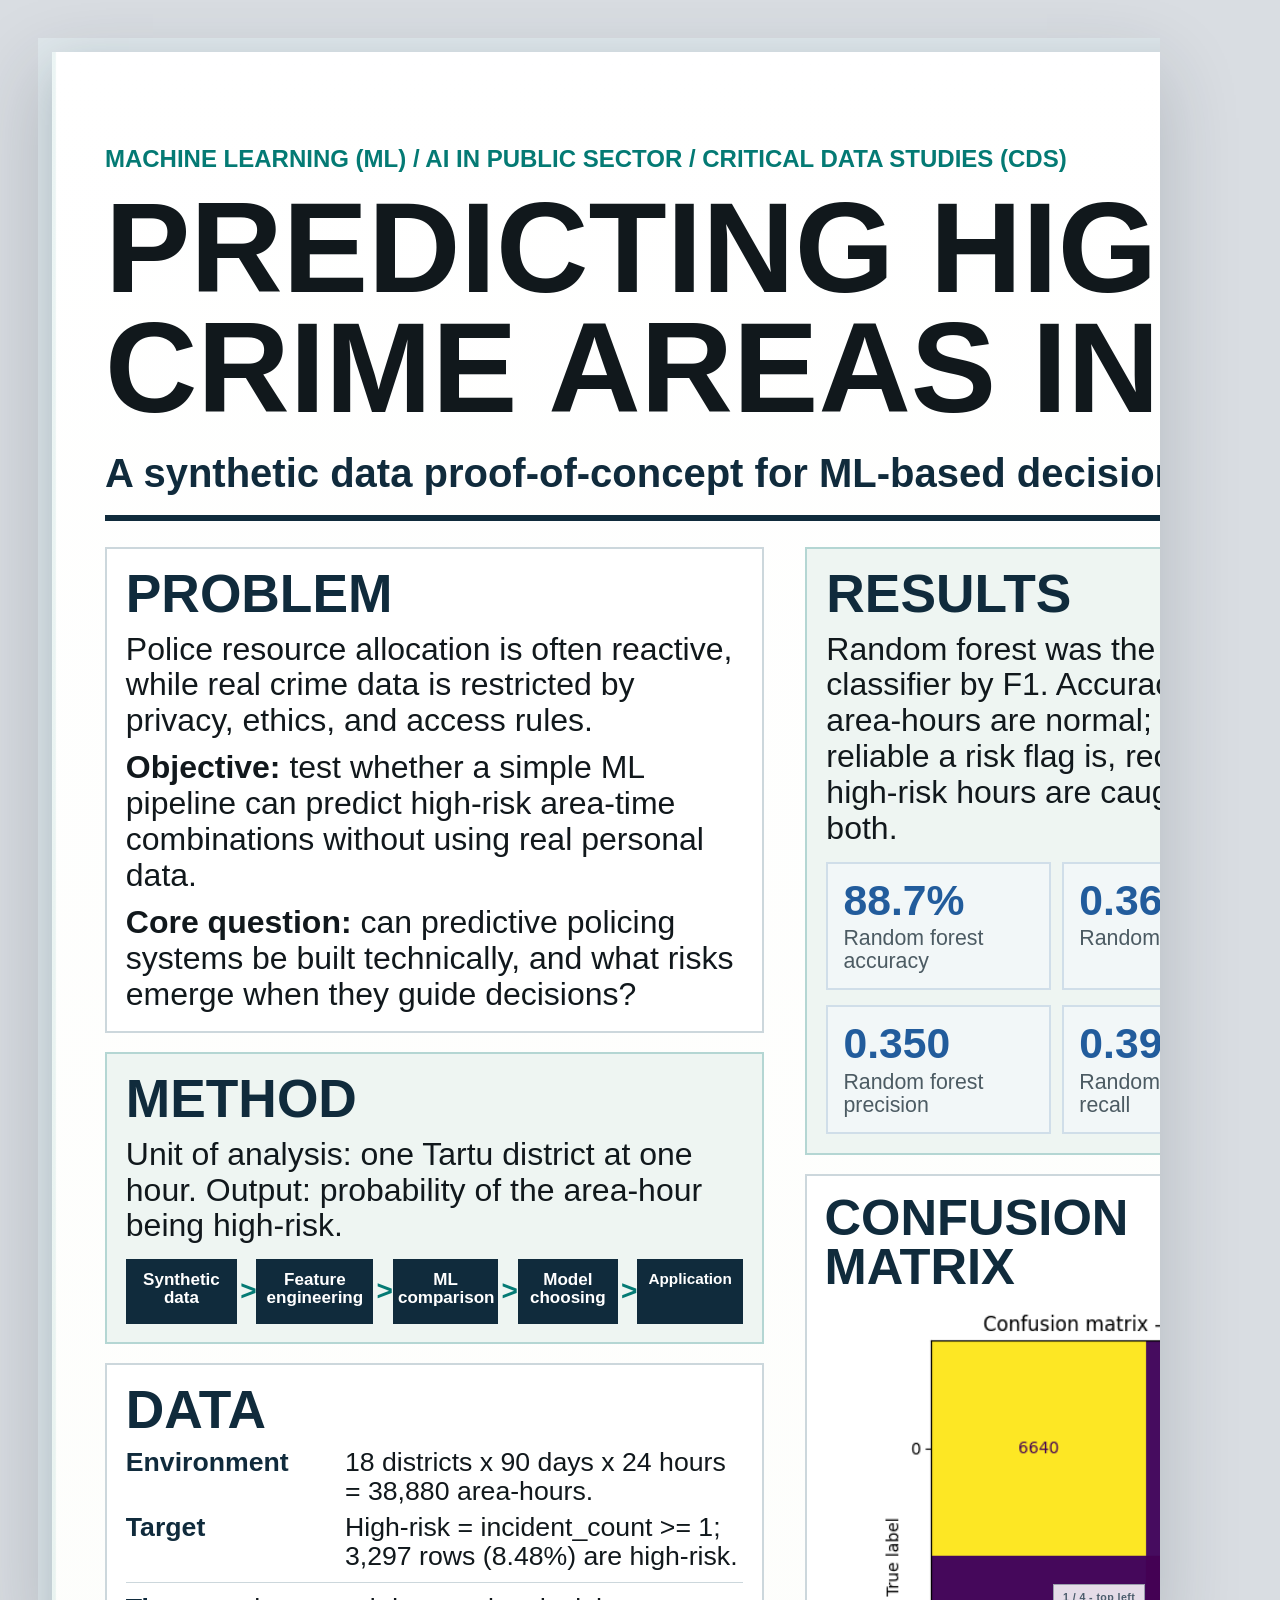
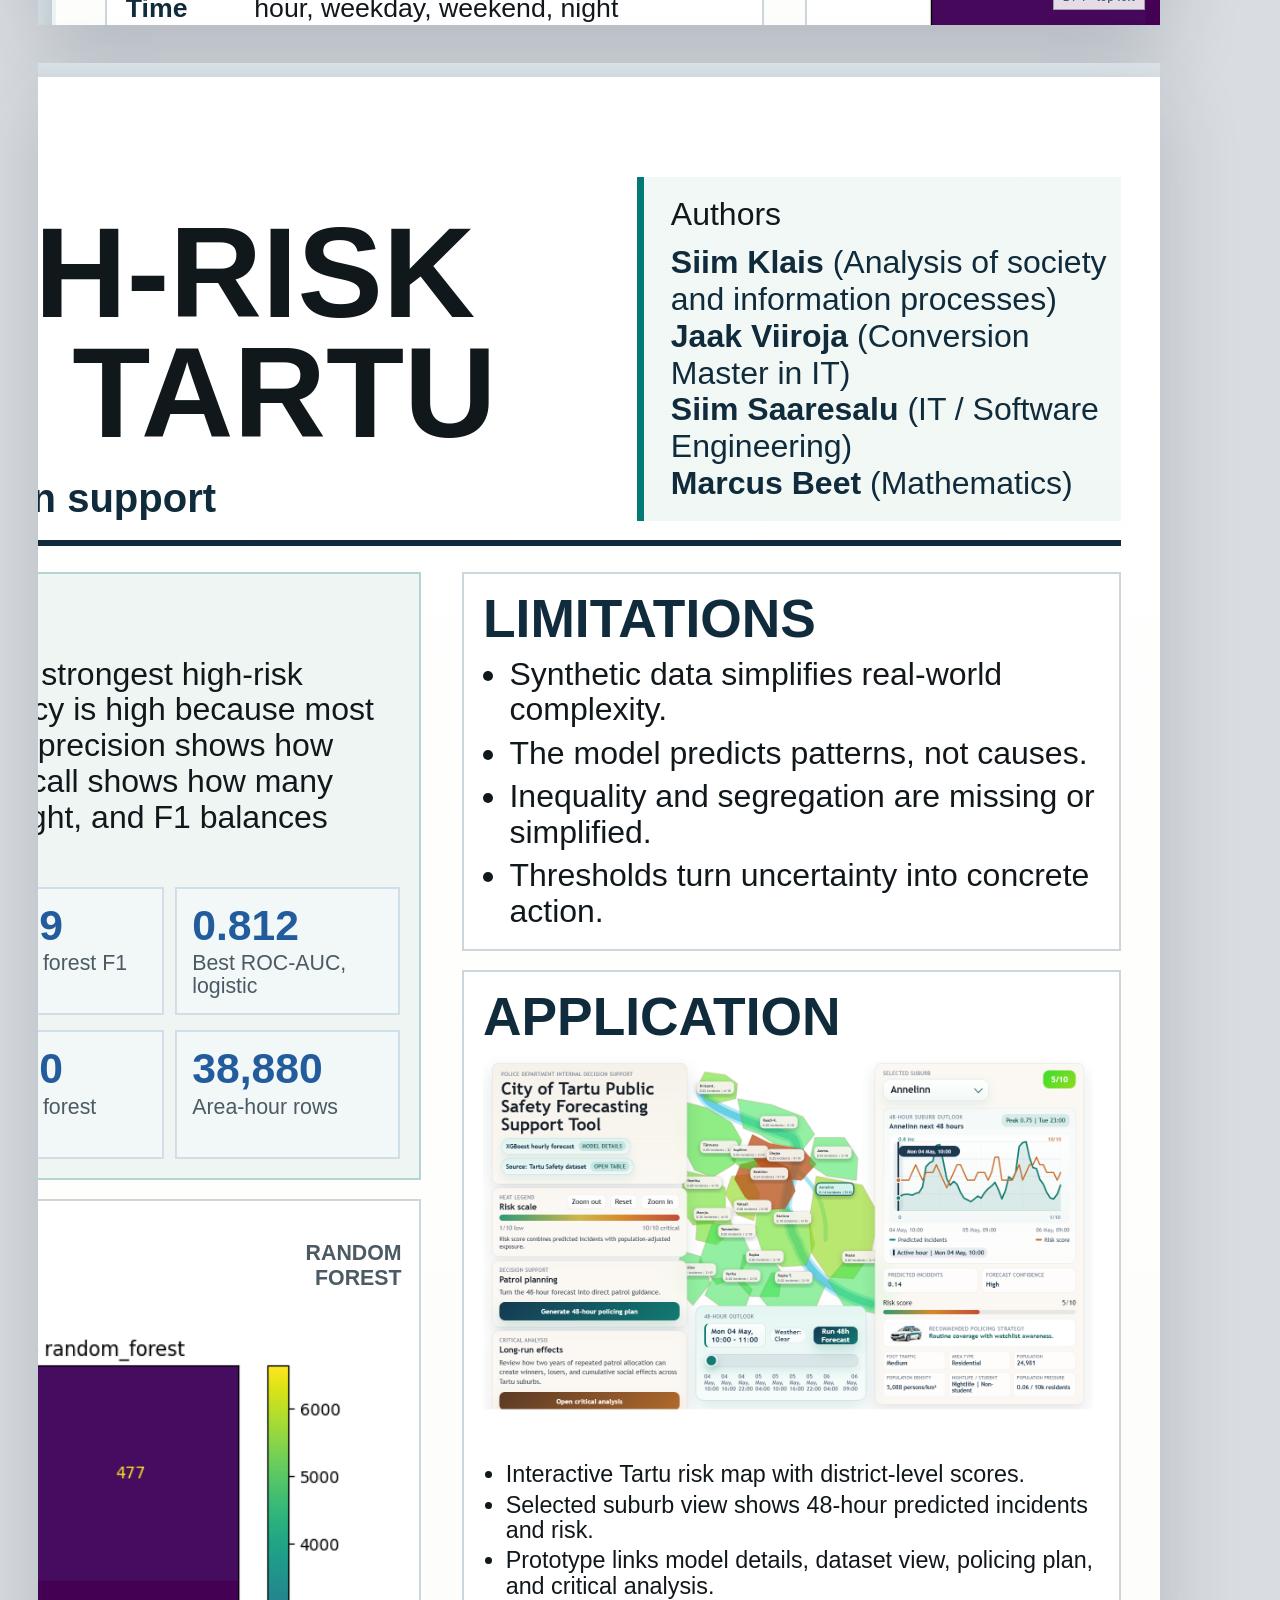
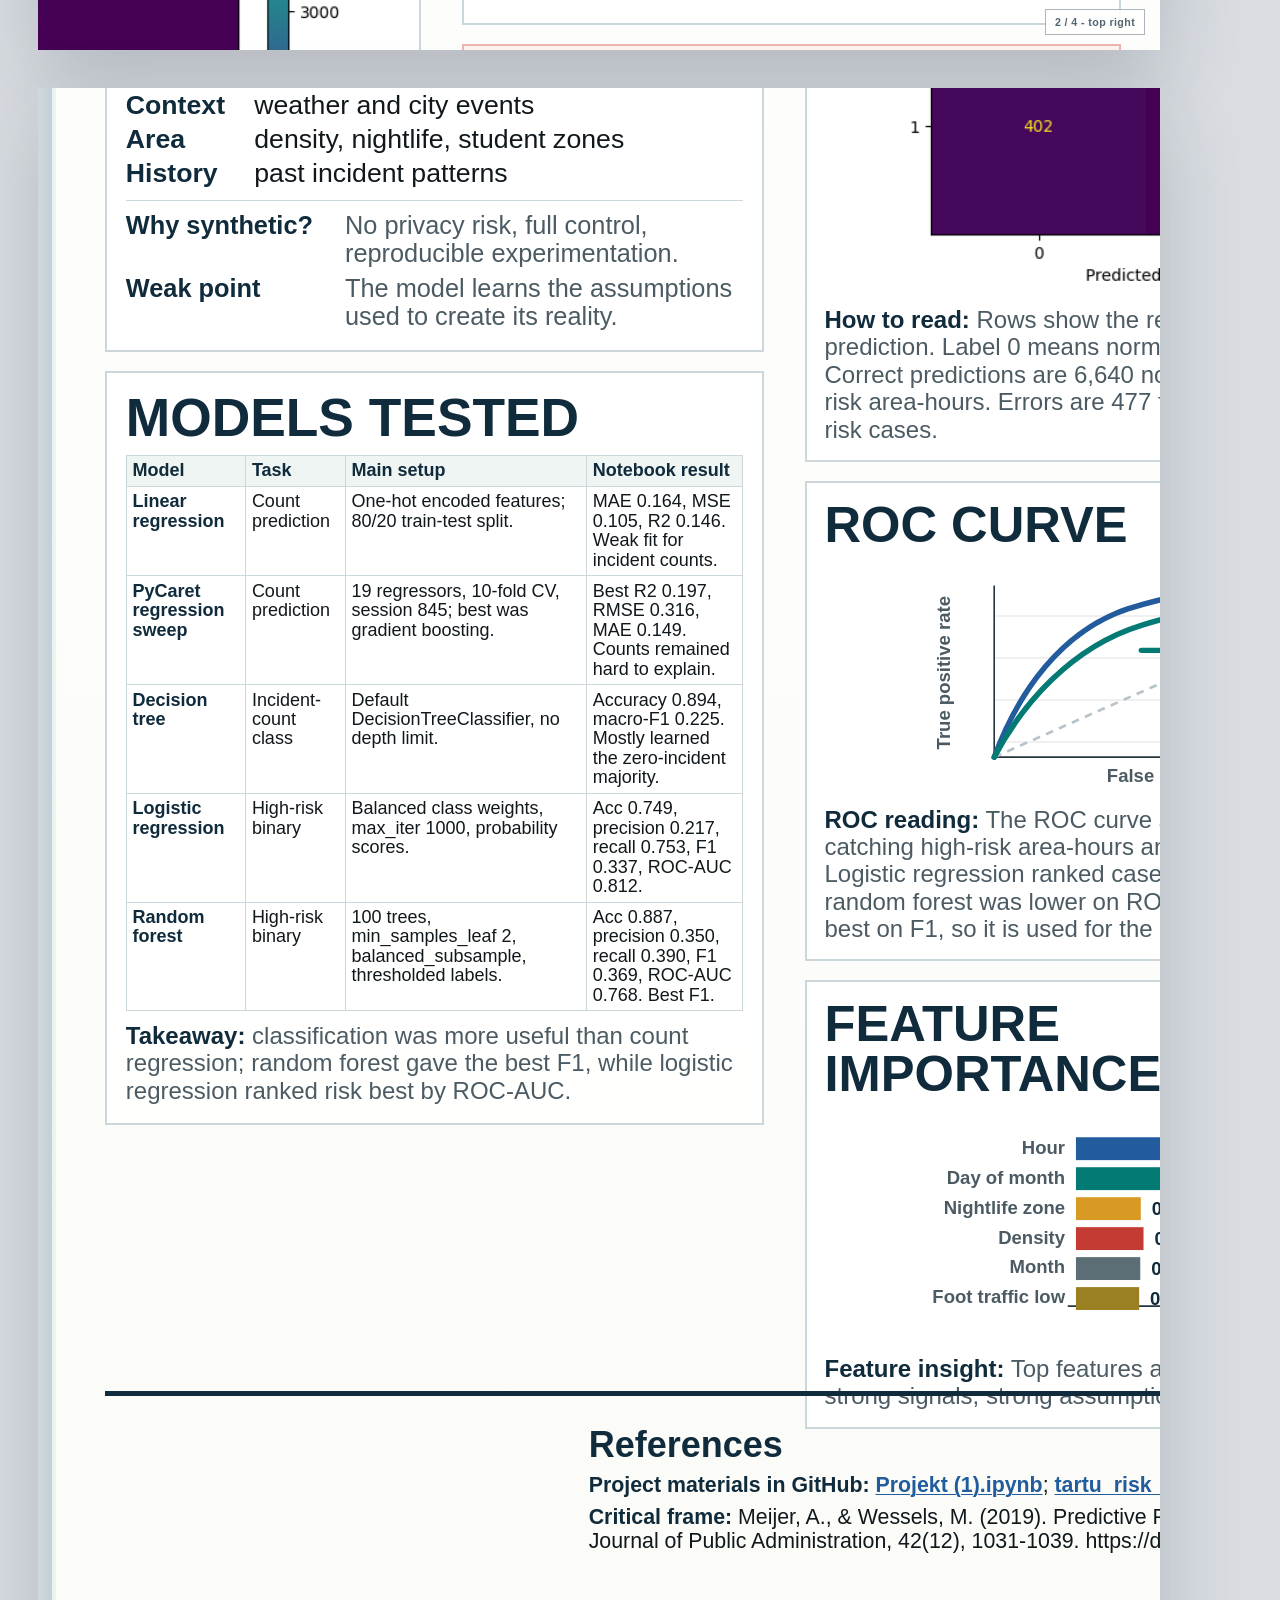
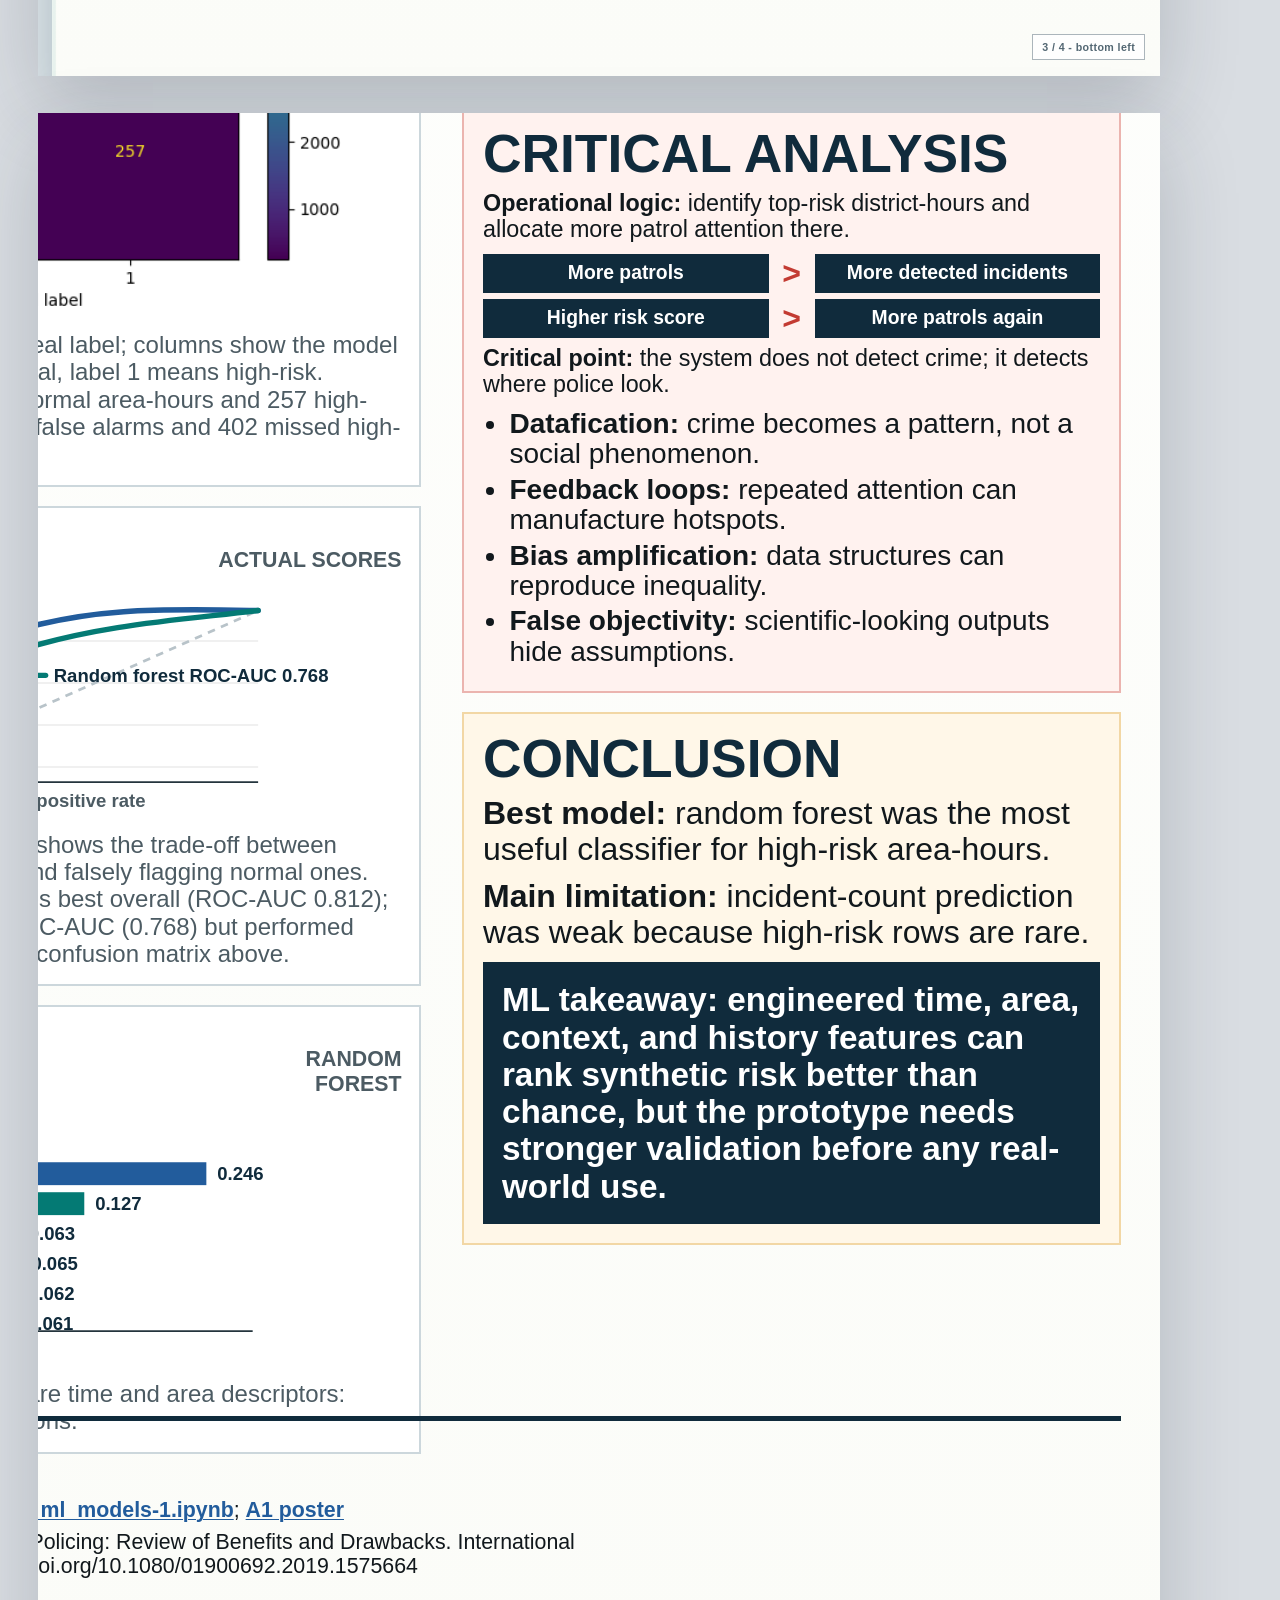
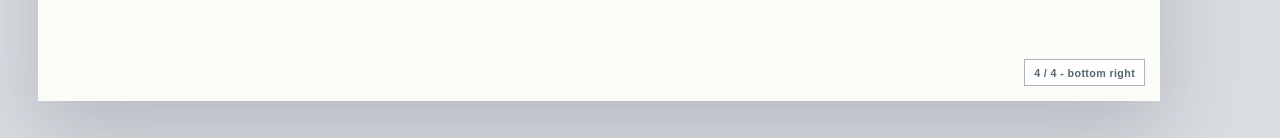
<file: Project_Crime_Poster_A1/poster_a3_tiles.html>
<!doctype html>
<html lang="en">
<head>
  <meta charset="utf-8" />
  <meta name="viewport" content="width=device-width, initial-scale=1" />
  <title>Predicting High-Risk Crime Areas in Tartu - A3 Tiled Poster</title>
  <style>
    @page {
      size: 297mm 420mm;
      margin: 0;
    }

    html,
    body {
      margin: 0;
      width: 297mm;
      background: #d9dde2;
    }

    body {
      display: grid;
      grid-template-columns: 297mm;
      gap: 10mm;
      padding: 10mm;
      print-color-adjust: exact;
      -webkit-print-color-adjust: exact;
    }

    .tile {
      position: relative;
      width: 297mm;
      height: 420mm;
      overflow: hidden;
      background: #f7f8f3;
      box-shadow: 0 8mm 20mm rgba(28, 41, 54, 0.2);
      break-after: page;
      page-break-after: always;
    }

    .tile:last-child {
      break-after: auto;
      page-break-after: auto;
    }

    iframe {
      position: absolute;
      left: 0;
      top: 0;
      width: 594mm;
      height: 841mm;
      border: 0;
      overflow: hidden;
    }

    .right iframe {
      left: -297mm;
    }

    .bottom iframe {
      top: -420mm;
    }

    .tile-label {
      position: absolute;
      z-index: 2;
      right: 4mm;
      bottom: 4mm;
      padding: 1.6mm 2.4mm;
      border: 0.3mm solid rgba(16, 45, 61, 0.35);
      background: rgba(255, 255, 255, 0.86);
      color: rgba(16, 45, 61, 0.72);
      font: 700 8pt Arial, sans-serif;
      letter-spacing: 0.3pt;
    }

    @media print {
      html,
      body {
        background: #ffffff;
      }

      body {
        display: block;
        padding: 0;
      }

      .tile {
        box-shadow: none;
      }

      .tile-label {
        display: none;
      }
    }
  </style>
</head>
<body>
  <section class="tile top left" aria-label="A3 page 1: top-left quarter of the A1 poster">
    <iframe src="index.html" title="Top-left quarter of the A1 poster" scrolling="no"></iframe>
    <span class="tile-label">1 / 4 - top left</span>
  </section>
  <section class="tile top right" aria-label="A3 page 2: top-right quarter of the A1 poster">
    <iframe src="index.html" title="Top-right quarter of the A1 poster" scrolling="no"></iframe>
    <span class="tile-label">2 / 4 - top right</span>
  </section>
  <section class="tile bottom left" aria-label="A3 page 3: bottom-left quarter of the A1 poster">
    <iframe src="index.html" title="Bottom-left quarter of the A1 poster" scrolling="no"></iframe>
    <span class="tile-label">3 / 4 - bottom left</span>
  </section>
  <section class="tile bottom right" aria-label="A3 page 4: bottom-right quarter of the A1 poster">
    <iframe src="index.html" title="Bottom-right quarter of the A1 poster" scrolling="no"></iframe>
    <span class="tile-label">4 / 4 - bottom right</span>
  </section>
</body>
</html>
</file>
<file: app.css>
:root {
  --ink: #17202b;
  --muted: #677487;
  --panel: rgba(250, 247, 241, 0.88);
  --panel-strong: rgba(247, 243, 236, 0.94);
  --line: rgba(28, 39, 54, 0.10);
  --navy: #12324a;
  --teal: #137b72;
  --amber: #d58b2c;
  --red: #c24c3d;
  --cream: #f6f2ea;
}

* {
  box-sizing: border-box;
}

html,
body {
  width: 100%;
  height: 100%;
  margin: 0;
}

body {
  font-family: "Aptos", "Segoe UI Variable", "Trebuchet MS", sans-serif;
  color: var(--ink);
  background: #ffffff;
  overflow: hidden;
}

button,
input {
  font: inherit;
}

code {
  font-family: Consolas, "Courier New", monospace;
  font-size: 0.92em;
}

.hidden {
  display: none !important;
}

[hidden] {
  display: none !important;
}

.app-shell,
.map-stage {
  width: 100%;
  height: 100%;
}

.map-stage {
  position: relative;
  overflow: hidden;
  background: #ffffff;
}

.map-svg {
  position: absolute;
  inset: 0;
  width: 100%;
  height: 100%;
  background: #ffffff;
  cursor: grab;
  touch-action: none;
}

.map-svg.is-dragging {
  cursor: grabbing;
}

.river-outer,
.river-inner,
.river-branch {
  fill: none;
  stroke-linecap: round;
  stroke-linejoin: round;
}

.river-outer {
  stroke: rgba(132, 223, 238, 0.62);
  stroke-width: 42;
}

.river-inner {
  stroke: rgba(93, 201, 223, 0.88);
  stroke-width: 24;
}

.river-branch {
  stroke: rgba(132, 223, 238, 0.76);
  stroke-width: 14;
}

.hud {
  position: absolute;
  z-index: 3;
}

.top-hud {
  top: 20px;
  left: 20px;
  right: auto;
  display: flex;
  align-items: flex-start;
  justify-content: flex-start;
  gap: 20px;
}

.top-left-stack {
  width: min(31rem, 32vw);
  display: flex;
  flex-direction: column;
  justify-content: flex-start;
  min-height: auto;
  gap: 8px;
}

.title-stack {
  max-width: 100%;
  padding: 18px 20px 20px;
  border: 1px solid var(--line);
  border-radius: 16px;
  background: linear-gradient(180deg, rgba(246, 242, 234, 0.96), rgba(250, 247, 241, 0.86));
  backdrop-filter: blur(18px);
  box-shadow: 0 18px 40px rgba(17, 30, 43, 0.12);
}

.eyebrow,
.panel-kicker {
  text-transform: uppercase;
  letter-spacing: 0.08em;
  font-size: 0.72rem;
  color: var(--muted);
}

.title-stack h1 {
  margin: 6px 0 10px;
  font-size: clamp(1.7rem, 2.8vw, 2.5rem);
  line-height: 1.04;
}

.title-subline {
  display: flex;
  flex-wrap: wrap;
  gap: 8px;
}

.chip {
  padding: 7px 10px;
  border-radius: 999px;
  background: rgba(18, 50, 74, 0.07);
  border: 1px solid rgba(18, 50, 74, 0.08);
  color: var(--navy);
  font-size: 0.86rem;
}

.chip-link {
  display: inline-flex;
  align-items: center;
  gap: 10px;
  text-decoration: none;
  font-weight: 700;
  border-color: rgba(19, 123, 114, 0.20);
  background: linear-gradient(180deg, rgba(220, 244, 240, 0.96), rgba(240, 249, 247, 0.92));
  box-shadow: 0 10px 22px rgba(19, 123, 114, 0.10);
  transition: transform 180ms ease, border-color 180ms ease, background 180ms ease;
}

.chip-link:hover {
  transform: translateY(-1px);
  border-color: rgba(19, 123, 114, 0.34);
  background: linear-gradient(180deg, rgba(206, 239, 233, 0.98), rgba(233, 247, 244, 0.94));
}

.chip-link-cue {
  display: inline-flex;
  align-items: center;
  min-height: 22px;
  padding: 0 8px;
  border-radius: 999px;
  background: rgba(19, 123, 114, 0.14);
  color: #0f5f58;
  font-size: 0.74rem;
  font-weight: 800;
  text-transform: uppercase;
  letter-spacing: 0.04em;
}

.summary-strip {
  display: grid;
  grid-template-columns: repeat(2, minmax(0, 1fr));
  gap: 10px;
  width: 100%;
}

.summary-box,
.panel,
.bottom-hud {
  border: 1px solid var(--line);
  border-radius: 16px;
  background: var(--panel);
  backdrop-filter: blur(18px);
  box-shadow: 0 18px 36px rgba(17, 30, 43, 0.10);
}

.summary-box {
  padding: 14px 16px;
  min-height: 84px;
}

.context-highlight {
  border-color: rgba(19, 123, 114, 0.26);
  background: linear-gradient(180deg, rgba(220, 244, 240, 0.96), rgba(240, 249, 247, 0.92));
  box-shadow: 0 16px 30px rgba(19, 123, 114, 0.12);
}

.summary-label,
.metric-label {
  font-size: 0.76rem;
  text-transform: uppercase;
  letter-spacing: 0.06em;
  color: var(--muted);
}

.summary-value {
  margin-top: 10px;
  font-size: 1.18rem;
  font-weight: 700;
}

.summary-hour-time {
  display: inline-block;
  margin-left: 4px;
  font-size: 1.34em;
  font-weight: 800;
  color: #0f5f58;
}

.side-hud {
  top: 20px;
  right: 20px;
  bottom: 20px;
  width: min(380px, 28vw);
  display: flex;
  flex-direction: column;
  justify-content: flex-start;
  gap: 10px;
}

.panel {
  padding: 16px 18px;
}

.selected-panel {
  flex: 0 0 auto;
  width: 125%;
  align-self: flex-end;
  margin-top: 0;
  margin-bottom: 0;
}

.critique-panel {
  flex: 0 0 auto;
  width: 100%;
  align-self: stretch;
  margin-top: 0;
  padding: 14px 16px;
}


.plan-panel {
  flex: 0 0 auto;
  width: 100%;
  align-self: stretch;
  margin-top: 0;
  padding: 14px 16px;
}

.plan-copy {
  margin: 0 0 12px;
  color: #304050;
  font-size: 0.95rem;
  line-height: 1.4;
}

.plan-button {
  display: inline-flex;
  align-items: center;
  justify-content: center;
  width: 100%;
  min-height: 42px;
  padding: 0 14px;
  border-radius: 13px;
  background: linear-gradient(135deg, #163a53, #137b72);
  color: white;
  text-decoration: none;
  font-size: 0.94rem;
  font-weight: 700;
  text-align: center;
  box-shadow: 0 14px 28px rgba(19, 123, 114, 0.18);
  transition: transform 180ms ease, box-shadow 180ms ease;
}

.plan-button:hover {
  transform: translateY(-1px);
  box-shadow: 0 18px 30px rgba(19, 123, 114, 0.22);
}

.critique-copy {
  margin: 0 0 12px;
  color: #304050;
  font-size: 0.94rem;
  line-height: 1.45;
}

.critique-button {
  display: inline-flex;
  align-items: center;
  justify-content: center;
  width: 100%;
  min-height: 42px;
  padding: 0 14px;
  border-radius: 13px;
  background: linear-gradient(135deg, #5b3a26, #b16a2c);
  color: white;
  text-decoration: none;
  font-size: 0.94rem;
  font-weight: 700;
  text-align: center;
  box-shadow: 0 14px 28px rgba(177, 106, 44, 0.18);
  transition: transform 180ms ease, box-shadow 180ms ease;
}

.critique-button:hover {
  transform: translateY(-1px);
  box-shadow: 0 18px 30px rgba(177, 106, 44, 0.22);
}


.legend-panel {
  flex: 0 0 auto;
  padding: 14px 16px;
}

.map-controls {
  display: flex;
  align-items: center;
  flex-wrap: wrap;
  gap: 8px;
}

.mini-control {
  min-width: 40px;
  height: 34px;
  padding: 0 10px;
  border: 1px solid rgba(18, 50, 74, 0.10);
  border-radius: 10px;
  background: rgba(255, 255, 255, 0.82);
  color: var(--ink);
  cursor: pointer;
  transition: transform 180ms ease, background 180ms ease, border-color 180ms ease;
}

.mini-control:hover {
  transform: translateY(-1px);
  border-color: rgba(18, 50, 74, 0.22);
}

.mini-control.reset {
  min-width: 62px;
}

.mini-control.zoom-label {
  min-width: 88px;
}

.panel-header {
  display: flex;
  align-items: flex-start;
  justify-content: space-between;
  gap: 14px;
  margin-bottom: 16px;
}

.panel-header h2,
.panel-header h3 {
  margin: 4px 0 0;
  line-height: 1.08;
}

.selected-area-dropdown {
  position: relative;
  margin-top: 6px;
}

.selected-area-trigger::after {
  content: "";
  position: absolute;
  top: 50%;
  right: 16px;
  width: 12px;
  height: 12px;
  border-right: 2px solid #0f5f58;
  border-bottom: 2px solid #0f5f58;
  transform: translateY(-65%) rotate(45deg);
  pointer-events: none;
  opacity: 0.9;
  transition: transform 180ms ease;
}

.selected-area-dropdown.open .selected-area-trigger::after {
  transform: translateY(-35%) rotate(225deg);
}

.selected-area-trigger {
  position: relative;
  display: block;
  min-width: 240px;
  width: 100%;
  padding: 11px 48px 11px 16px;
  border: 1px solid rgba(19, 123, 114, 0.16);
  border-radius: 16px;
  background: linear-gradient(180deg, rgba(255, 255, 255, 0.96), rgba(244, 250, 248, 0.94));
  color: var(--ink);
  font-size: 1.35rem;
  font-weight: 700;
  line-height: 1.15;
  text-align: left;
  cursor: pointer;
  box-shadow: inset 0 1px 0 rgba(255, 255, 255, 0.72), 0 10px 22px rgba(19, 123, 114, 0.08);
  transition: border-color 180ms ease, box-shadow 180ms ease, transform 180ms ease;
}

.selected-area-trigger:hover,
.selected-area-trigger:focus,
.selected-area-dropdown.open .selected-area-trigger {
  border-color: rgba(19, 123, 114, 0.34);
  outline: none;
  box-shadow: inset 0 1px 0 rgba(255, 255, 255, 0.8), 0 0 0 4px rgba(19, 123, 114, 0.10), 0 14px 26px rgba(19, 123, 114, 0.12);
}

.selected-area-trigger:focus,
.selected-area-dropdown.open .selected-area-trigger {
  transform: translateY(-1px);
}

.selected-area-menu {
  position: absolute;
  top: calc(100% + 10px);
  left: 0;
  right: 0;
  z-index: 8;
  display: none;
  max-height: 280px;
  padding: 8px;
  overflow-y: auto;
  border: 1px solid rgba(19, 123, 114, 0.16);
  border-radius: 18px;
  background: linear-gradient(180deg, rgba(252, 254, 253, 0.98), rgba(242, 249, 247, 0.98));
  box-shadow: 0 22px 36px rgba(17, 30, 43, 0.16);
  backdrop-filter: blur(14px);
}

.selected-area-dropdown.open .selected-area-menu {
  display: grid;
  gap: 6px;
}

.selected-area-option {
  width: 100%;
  padding: 10px 12px;
  border: 1px solid transparent;
  border-radius: 14px;
  background: rgba(255, 255, 255, 0.64);
  color: var(--ink);
  font-size: 1rem;
  font-weight: 700;
  text-align: left;
  cursor: pointer;
  transition: transform 160ms ease, border-color 160ms ease, background 160ms ease, color 160ms ease;
}

.selected-area-option:hover,
.selected-area-option:focus {
  border-color: rgba(19, 123, 114, 0.18);
  background: rgba(255, 255, 255, 0.94);
  color: #0f5f58;
  outline: none;
  transform: translateY(-1px);
}

.selected-area-option.active {
  border-color: rgba(19, 123, 114, 0.24);
  background: linear-gradient(180deg, rgba(220, 244, 240, 0.96), rgba(240, 249, 247, 0.92));
  color: #0f5f58;
  box-shadow: 0 10px 18px rgba(19, 123, 114, 0.12);
}

.panel-header.tight {
  margin-bottom: 8px;
}

.score-pill {
  min-width: 74px;
  padding: 10px 12px;
  border-radius: 14px;
  text-align: center;
  font-size: 1.1rem;
  font-weight: 700;
  color: white;
  background: linear-gradient(135deg, var(--amber), var(--red));
}

.metric-grid {
  display: grid;
  grid-template-columns: repeat(2, minmax(0, 1fr));
  gap: 8px;
}

.metric {
  display: grid;
  gap: 4px;
  min-width: 0;
  padding: 9px 10px;
  border-radius: 10px;
  background: rgba(255, 255, 255, 0.62);
  border: 1px solid rgba(18, 50, 74, 0.06);
  font-size: 0.9rem;
}

.metric .metric-label {
  display: block;
  font-size: 0.72rem;
  line-height: 1.2;
  text-transform: uppercase;
  letter-spacing: 0.05em;
}

.metric strong {
  display: block;
  min-width: 0;
  margin-top: 0;
  font-size: 0.9rem;
  line-height: 1.28;
  color: #17314b;
}

.posture-card {
  margin-top: 10px;
  display: grid;
  grid-template-columns: 88px minmax(0, 1fr);
  align-items: center;
  gap: 7px;
  padding: 2px 8px;
  border-radius: 12px;
  background: #ffffff;
  border: 1px solid rgba(18, 50, 74, 0.08);
}

.posture-visual {
  display: flex;
  align-items: center;
  justify-content: center;
  overflow: visible;
  padding: 0;
  border-radius: 0;
  border: 0;
  background: transparent;
  align-self: stretch;
}

.posture-vehicle-image {
  display: block;
  width: 100%;
  height: 58px;
  object-fit: contain;
  object-position: center center;
}

.posture-copy {
  min-width: 0;
}

.posture-copy .metric-label {
  display: block;
  white-space: nowrap;
}

.posture-card strong {
  display: block;
  margin-top: 2px;
  font-size: 0.86rem;
  line-height: 1.15;
  white-space: nowrap;
  color: #0f5f58;
}

.risk-bar-shell {
  margin-top: 14px;
}

.risk-bar-label {
  display: flex;
  justify-content: space-between;
  align-items: center;
  margin-bottom: 8px;
  font-size: 0.92rem;
}

.risk-bar-track {
  height: 10px;
  background: rgba(18, 50, 74, 0.09);
  border-radius: 999px;
  overflow: hidden;
}

.risk-bar-fill {
  height: 100%;
  width: 0;
  border-radius: 999px;
  background: linear-gradient(90deg, #2f9a78, #d58b2c, #c24c3d);
  transition: width 220ms ease;
}

.selected-chart-shell {
  margin-top: 14px;
  padding: 13px 13px 12px;
  border-radius: 14px;
  background: linear-gradient(180deg, rgba(245, 250, 249, 0.92), rgba(255, 255, 255, 0.82));
  border: 1px solid rgba(19, 123, 114, 0.10);
}

.selected-chart-shell + .metric-grid {
  margin-top: 10px;
}

.selected-chart-header {
  display: flex;
  align-items: flex-start;
  justify-content: space-between;
  gap: 10px;
  margin-bottom: 10px;
}

.selected-chart-header strong {
  display: block;
  margin-top: 4px;
  font-size: 0.96rem;
  line-height: 1.25;
  color: #17314b;
}

.selected-chart-badge {
  flex: 0 0 auto;
  padding: 7px 10px;
  border-radius: 11px;
  background: rgba(19, 123, 114, 0.12);
  color: #0f5f58;
  font-size: 0.8rem;
  font-weight: 700;
  line-height: 1.2;
  text-align: right;
}

.selected-forecast-chart {
  display: block;
  width: 100%;
  height: auto;
  border-radius: 12px;
  background: linear-gradient(180deg, rgba(255, 255, 255, 0.92), rgba(243, 249, 248, 0.90));
  cursor: pointer;
}

.selected-chart-axis,
.selected-chart-legend {
  display: flex;
  align-items: center;
  justify-content: space-between;
  gap: 10px;
  flex-wrap: wrap;
}

.selected-chart-axis {
  margin-top: 8px;
  font-size: 0.78rem;
  color: var(--muted);
}

.selected-chart-legend {
  margin-top: 8px;
  font-size: 0.8rem;
  color: #304050;
}

.selected-chart-legend span {
  display: inline-flex;
  align-items: center;
  gap: 6px;
}

#selectedChartActiveLegend {
  padding: 4px 8px;
  border-radius: 999px;
  background: rgba(19, 49, 74, 0.08);
  color: #13314a;
  font-weight: 700;
}

.legend-swatch {
  display: inline-block;
  width: 14px;
  height: 4px;
  border-radius: 999px;
}

.legend-swatch.incidents {
  background: #137b72;
}

.legend-swatch.risk {
  background: #c86b29;
}

.legend-swatch.current {
  width: 4px;
  height: 14px;
  background: #13314a;
}

.detail-list {
  margin-top: 10px;
  display: grid;
  grid-template-columns: repeat(3, minmax(0, 1fr));
  gap: 6px;
}

.detail-list div {
  display: grid;
  gap: 2px;
  min-width: 0;
  padding: 6px 7px;
  border-radius: 9px;
  background: rgba(255, 255, 255, 0.62);
  border: 1px solid rgba(18, 50, 74, 0.06);
  font-size: 0.8rem;
}

.detail-list span {
  display: block;
  font-size: 0.62rem;
  line-height: 1.1;
  text-transform: uppercase;
  letter-spacing: 0.03em;
  color: var(--muted);
}

.detail-list strong {
  display: block;
  min-width: 0;
  line-height: 1.14;
  font-size: 0.8rem;
  color: #17314b;
}

.selected-note,
.legend-note {
  margin: 10px 0 0;
  font-size: 0.82rem;
  line-height: 1.25;
  color: #223142;
}

.ranking-list {
  display: grid;
  gap: 8px;
  overflow: auto;
  padding-right: 4px;
}

.ranking-row {
  width: 100%;
  border: 1px solid rgba(18, 50, 74, 0.07);
  border-radius: 12px;
  background: rgba(255, 255, 255, 0.54);
  padding: 11px 12px;
  display: grid;
  grid-template-columns: 34px 1fr auto;
  align-items: center;
  gap: 10px;
  cursor: pointer;
  transition: transform 180ms ease, border-color 180ms ease, background 180ms ease;
}

.ranking-row:hover,
.ranking-row.active {
  transform: translateX(-2px);
  border-color: rgba(18, 50, 74, 0.20);
  background: rgba(255, 255, 255, 0.80);
}

.ranking-number {
  width: 34px;
  height: 34px;
  border-radius: 50%;
  display: grid;
  place-items: center;
  background: rgba(18, 50, 74, 0.08);
  font-weight: 700;
}

.ranking-area {
  font-weight: 700;
}

.ranking-subline {
  font-size: 0.85rem;
  color: var(--muted);
}

.ranking-risk {
  text-align: right;
}

.legend-bar {
  height: 14px;
  border-radius: 999px;
  background: linear-gradient(90deg, #2f9a78 0%, #d0b74b 45%, #d58b2c 68%, #c24c3d 100%);
}

.legend-scale {
  display: flex;
  justify-content: space-between;
  margin-top: 8px;
  font-size: 0.86rem;
  color: var(--muted);
}

.context-highlight .summary-value,
.context-highlight .summary-label {
  color: #0f5f58;
}

.bottom-hud {
  left: calc(20px + min(31rem, 32vw) + 20px);
  right: calc(20px + (min(380px, 28vw) * 1.25) + 20px);
  bottom: 20px;
  min-height: 164px;
  padding: 16px 18px 18px;
  border-color: rgba(19, 123, 114, 0.24);
  background: linear-gradient(180deg, rgba(228, 246, 242, 0.96), rgba(247, 252, 251, 0.94));
  box-shadow: 0 22px 42px rgba(19, 123, 114, 0.14);
}

.bottom-hud.is-playing {
  border-color: rgba(19, 123, 114, 0.34);
  box-shadow: 0 22px 44px rgba(19, 123, 114, 0.18);
  animation: timeline-pulse 900ms ease-in-out infinite alternate;
}

.timeline-kicker {
  display: block;
  margin-bottom: 8px;
}

.timeline-head {
  display: flex;
  align-items: center;
  justify-content: space-between;
  gap: 16px;
  margin-bottom: 12px;
}

.timeline-meta {
  display: flex;
  flex-direction: row;
  align-items: center;
  gap: 10px;
  flex-wrap: nowrap;
  min-width: 0;
}

.timeline-window {
  display: inline-flex;
  align-items: center;
  min-height: 40px;
  padding: 8px 14px 8px 12px;
  border-radius: 12px;
  border: 1px solid rgba(19, 123, 114, 0.18);
  border-left: 4px solid #137b72;
  background: linear-gradient(180deg, rgba(255, 255, 255, 0.94), rgba(240, 249, 247, 0.92));
  color: #17314b;
  font-size: 1.02rem;
  font-weight: 800;
  letter-spacing: 0.01em;
  box-shadow: inset 0 1px 0 rgba(255, 255, 255, 0.78);
}

.timeline-context {
  display: inline-flex;
  align-items: center;
  min-height: 28px;
  padding: 0 10px;
  border-radius: 999px;
  background: rgba(255, 255, 255, 0.70);
  border: 1px solid rgba(19, 123, 114, 0.14);
  color: #355064;
  font-size: 0.88rem;
  font-weight: 700;
}

.timeline-controls {
  display: flex;
  align-items: center;
  gap: 8px;
  flex-wrap: wrap;
}

.control-button {
  min-width: 66px;
  height: 40px;
  padding: 0 14px;
  border: 1px solid rgba(18, 50, 74, 0.10);
  border-radius: 12px;
  background: rgba(255, 255, 255, 0.82);
  color: var(--ink);
  font-weight: 700;
  cursor: pointer;
  transition: transform 180ms ease, background 180ms ease, border-color 180ms ease;
}

.control-button:hover {
  transform: translateY(-1px);
  border-color: rgba(18, 50, 74, 0.22);
}

.control-button.primary {
  background: linear-gradient(135deg, #163a53, #137b72);
  color: white;
  box-shadow: 0 14px 28px rgba(19, 123, 114, 0.20);
}

.control-button.primary.is-playing {
  background: linear-gradient(135deg, #0f5f58, #1aa493);
  box-shadow: 0 0 0 1px rgba(255, 255, 255, 0.18), 0 0 0 8px rgba(26, 164, 147, 0.14);
}

.timeline-slider {
  -webkit-appearance: none;
  appearance: none;
  width: 100%;
  height: 30px;
  border-radius: 999px;
  background: linear-gradient(90deg, #19a899 0%, #19a899 var(--progress, 0%), rgba(18, 50, 74, 0.10) var(--progress, 0%), rgba(18, 50, 74, 0.10) 100%);
  outline: none;
  overflow: visible;
  box-shadow: inset 0 0 0 1px rgba(18, 50, 74, 0.08), 0 10px 18px rgba(19, 123, 114, 0.10);
}

.timeline-slider.is-playing {
  animation: slider-pulse 700ms ease-in-out infinite alternate;
}

.timeline-slider::-webkit-slider-runnable-track {
  height: 30px;
  border-radius: 999px;
  background: transparent;
}

.timeline-slider::-webkit-slider-thumb {
  -webkit-appearance: none;
  appearance: none;
  width: 28px;
  height: 28px;
  margin-top: 1px;
  border: 3px solid rgba(255, 255, 255, 0.98);
  border-radius: 50%;
  background: #137b72;
  box-shadow: 0 8px 18px rgba(19, 123, 114, 0.26);
}

.timeline-slider::-moz-range-track {
  height: 30px;
  border-radius: 999px;
  background: transparent;
}

.timeline-slider::-moz-range-thumb {
  width: 28px;
  height: 28px;
  border: 3px solid rgba(255, 255, 255, 0.98);
  border-radius: 50%;
  background: #137b72;
  box-shadow: 0 8px 18px rgba(19, 123, 114, 0.26);
  transform: none;
}

.timeline-slider::-moz-range-progress {
  height: 30px;
  border-radius: 999px;
  background: #19a899;
}

.slider-scale {
  margin-top: 10px;
  display: grid;
  grid-template-columns: repeat(9, 1fr);
  font-size: 0.76rem;
  font-weight: 600;
  color: var(--muted);
}

.slider-scale span:last-child {
  text-align: right;
}

@keyframes timeline-pulse {
  from {
    box-shadow: 0 22px 42px rgba(19, 123, 114, 0.16);
  }
  to {
    box-shadow: 0 24px 48px rgba(19, 123, 114, 0.28);
  }
}

@keyframes slider-pulse {
  from {
    box-shadow: inset 0 0 0 1px rgba(18, 50, 74, 0.08), 0 0 0 0 rgba(25, 168, 153, 0.00), 0 10px 18px rgba(19, 123, 114, 0.10);
  }
  to {
    box-shadow: inset 0 0 0 1px rgba(18, 50, 74, 0.08), 0 0 0 10px rgba(25, 168, 153, 0.12), 0 12px 22px rgba(19, 123, 114, 0.14);
  }
}

.loading-state,
.error-state {
  position: absolute;
  inset: 0;
  z-index: 5;
  display: grid;
  place-items: center;
  background: rgba(242, 239, 234, 0.58);
  backdrop-filter: blur(10px);
}

.startup-gate {
  position: absolute;
  inset: 0;
  z-index: 7;
  display: grid;
  place-items: center;
  padding: 16px;
  background: rgba(240, 244, 246, 0.76);
  backdrop-filter: blur(12px);
}

.startup-card {
  width: min(38rem, calc(100vw - 32px));
  max-height: min(90vh, 760px);
  overflow: auto;
  display: flex;
  flex-direction: column;
  padding: 18px 20px 18px;
  border-radius: 20px;
  border: 1px solid rgba(194, 76, 61, 0.18);
  background: linear-gradient(180deg, rgba(252, 250, 246, 0.99), rgba(247, 244, 238, 0.97));
  box-shadow: 0 24px 44px rgba(17, 30, 43, 0.16);
  overscroll-behavior: contain;
}

.startup-card h2 {
  margin: 6px 0 10px;
  font-size: clamp(1.4rem, 2vw, 1.85rem);
  line-height: 1.08;
}

.startup-card p {
  margin: 0;
  color: #304050;
  font-size: 0.95rem;
  line-height: 1.48;
}

.startup-intro,
.startup-emphasis,
.startup-warning-block {
  padding: 12px 14px;
  border-radius: 16px;
}

.startup-intro {
  border: 1px solid rgba(18, 50, 74, 0.08);
  background: rgba(255, 255, 255, 0.66);
}

.startup-emphasis {
  margin-top: 10px;
  border: 1px solid rgba(19, 123, 114, 0.14);
  background: linear-gradient(180deg, rgba(220, 244, 240, 0.92), rgba(240, 249, 247, 0.90));
}

.startup-warning-block {
  margin-top: 10px;
  border: 1px solid rgba(194, 76, 61, 0.16);
  background: linear-gradient(180deg, rgba(253, 242, 239, 0.94), rgba(252, 247, 244, 0.92));
}

.startup-lead,
.startup-section-title {
  margin-bottom: 6px;
  font-size: 0.76rem;
  font-weight: 800;
  text-transform: uppercase;
  letter-spacing: 0.08em;
}

.startup-lead {
  color: var(--navy);
}

.startup-section-title {
  color: #0f5f58;
}

.startup-warning-block .startup-section-title {
  color: #9b3d31;
}

.startup-check {
  display: flex;
  align-items: flex-start;
  gap: 10px;
  margin-top: 10px;
  padding: 9px 11px;
  border-radius: 12px;
  background: rgba(255, 255, 255, 0.62);
  border: 1px solid rgba(18, 50, 74, 0.10);
  color: #17314b;
  font-size: 0.88rem;
  line-height: 1.38;
  cursor: pointer;
}

.startup-check input {
  margin: 2px 0 0;
  width: 18px;
  height: 18px;
  accent-color: #137b72;
  flex: 0 0 auto;
}

.startup-check span {
  flex: 1 1 auto;
}

.startup-actions {
  display: flex;
  align-items: center;
  gap: 10px;
  position: sticky;
  bottom: 0;
  margin-top: 14px;
  padding-top: 12px;
  background: linear-gradient(180deg, rgba(247, 244, 238, 0), rgba(247, 244, 238, 0.92) 28%, rgba(247, 244, 238, 0.98));
}

#startupAccept:disabled {
  cursor: not-allowed;
  opacity: 0.56;
  box-shadow: none;
  transform: none;
  filter: grayscale(0.12);
}

.loading-card {
  max-width: 28rem;
  padding: 22px 24px;
  border-radius: 18px;
  background: rgba(252, 250, 246, 0.96);
  border: 1px solid rgba(18, 50, 74, 0.08);
  box-shadow: 0 18px 36px rgba(17, 30, 43, 0.12);
}

.loading-title {
  font-size: 1.2rem;
  font-weight: 700;
}

.loading-copy {
  margin-top: 8px;
  color: var(--muted);
  line-height: 1.5;
}

.error-card {
  border-color: rgba(194, 76, 61, 0.18);
}

.district-marker {
  cursor: pointer;
}

.district-glow,
.district-zone,
.district-core,
.district-hit,
.district-label-box,
.district-label-line,
.district-label-micro {
  transition: all 220ms ease;
}

.district-zone {
  stroke: rgba(198, 52, 44, 0.42);
  stroke-width: 3.2;
  stroke-linejoin: round;
}

.district-hit {
  cursor: pointer;
  fill: transparent;
}

.district-label-box {
  fill: rgba(248, 244, 237, 0.94);
  stroke: rgba(18, 50, 74, 0.18);
  stroke-width: 1;
}

.district-label-line {
  font-family: "Aptos", "Segoe UI Variable", "Trebuchet MS", sans-serif;
  fill: var(--ink);
}

.district-number {
  font-size: 11px;
  font-weight: 700;
}

.district-name {
  font-size: 12px;
  font-weight: 700;
}

.district-metrics {
  font-size: 11px;
  fill: #304050;
}

.district-marker.selected .district-label-box {
  stroke: #0f5f58;
  stroke-width: 3.4;
  fill: rgba(210, 245, 237, 0.99);
  filter: url(#panel-shadow);
}

.district-marker.selected .district-name {
  fill: #0f5f58;
  font-weight: 800;
}

.district-marker.selected .district-metrics {
  fill: #17314b;
  font-weight: 700;
}

.district-marker.selected .district-zone {
  stroke: #0f5f58;
  stroke-opacity: 0.72;
  stroke-width: 4.4;
}

.district-marker.selected .district-core {
  stroke: rgba(255, 255, 255, 0.9);
  stroke-width: 2.2;
}

@media (max-width: 1380px) {
  .top-hud {
    right: 20px;
    flex-direction: column;
  }

  .top-left-stack {
    width: 100%;
    min-height: auto;
    justify-content: flex-start;
  }

  .summary-strip {
    width: 100%;
    grid-template-columns: repeat(2, minmax(0, 1fr));
  }

  .bottom-hud {
    left: 20px;
    right: 20px;
  }

  .side-hud {
    width: min(400px, 34vw);
  }

  .selected-panel {
    width: 100%;
  }

  .critique-panel {
    width: 100%;
  }

  .plan-panel {
    width: 100%;
  }
}

@media (max-width: 1120px) {
  body {
    overflow: auto;
  }

  .map-stage {
    min-height: 1180px;
  }

  .side-hud {
    top: 420px;
    width: calc(100% - 40px);
    right: 20px;
    left: 20px;
    bottom: 140px;
  }
}

@media (max-height: 900px) {
  .startup-card {
    max-height: 92vh;
    padding: 16px 18px 16px;
  }

  .startup-card h2 {
    font-size: 1.5rem;
  }

  .startup-card p {
    font-size: 0.9rem;
  }
}
</file>
<file: critical_analysis.css>
:root {
  --ink: #17202b;
  --muted: #677487;
  --panel: rgba(250, 247, 241, 0.94);
  --line: rgba(28, 39, 54, 0.10);
  --navy: #12324a;
  --teal: #137b72;
  --amber: #b16a2c;
  --red: #c24c3d;
}

* {
  box-sizing: border-box;
}

html,
body {
  margin: 0;
  min-height: 100%;
}

body {
  font-family: "Aptos", "Segoe UI Variable", "Trebuchet MS", sans-serif;
  color: var(--ink);
  background: #f5f7f8;
}

.analysis-shell {
  max-width: 1540px;
  margin: 0 auto;
  padding: 24px;
}

.analysis-header,
.summary-card,
.panel {
  border: 1px solid var(--line);
  border-radius: 18px;
  background: var(--panel);
  box-shadow: 0 16px 36px rgba(17, 30, 43, 0.08);
}

.analysis-header {
  padding: 22px 200px 22px 24px;
  display: flex;
  align-items: flex-start;
  justify-content: space-between;
  gap: 20px;
}

.eyebrow,
.panel-kicker,
.summary-label,
.chart-note {
  text-transform: uppercase;
  letter-spacing: 0.08em;
  font-size: 0.74rem;
  color: var(--muted);
}

.analysis-header h1 {
  margin: 8px 0 8px;
  font-size: clamp(1.9rem, 2.8vw, 3rem);
  line-height: 1.05;
}

.header-copy,
.panel-copy,
.conclusion-list {
  color: #304050;
  line-height: 1.6;
}

.header-copy {
  margin: 0;
  max-width: 68rem;
}

.back-link {
  position: fixed;
  top: 20px;
  right: 24px;
  z-index: 40;
  display: inline-flex;
  align-items: center;
  justify-content: center;
  min-height: 48px;
  padding: 0 18px;
  border-radius: 999px;
  border: 1px solid rgba(19, 123, 114, 0.34);
  background: linear-gradient(135deg, rgba(18, 50, 74, 0.98), rgba(19, 123, 114, 0.98));
  box-shadow: 0 18px 34px rgba(19, 123, 114, 0.28);
  color: #ffffff;
  text-decoration: none;
  font-weight: 800;
  white-space: nowrap;
  letter-spacing: 0.01em;
  transition: transform 180ms ease, box-shadow 180ms ease, border-color 180ms ease, background 180ms ease;
}

.back-link:hover,
.back-link:focus {
  border-color: rgba(255, 255, 255, 0.42);
  background: linear-gradient(135deg, rgba(16, 60, 88, 0.99), rgba(21, 141, 129, 0.99));
  box-shadow: 0 22px 36px rgba(19, 123, 114, 0.34);
  transform: translateY(-2px);
  outline: none;
}

.summary-grid {
  margin-top: 16px;
  display: grid;
  grid-template-columns: repeat(5, minmax(0, 1fr));
  gap: 12px;
}

.summary-card {
  padding: 16px 18px;
}

.summary-card strong {
  display: block;
  margin-top: 8px;
  font-size: 1.04rem;
  line-height: 1.3;
}

.impact-card {
  background: linear-gradient(180deg, rgba(255, 250, 244, 0.96), rgba(249, 244, 236, 0.92));
}

.chart-grid {
  margin-top: 16px;
  display: grid;
  grid-template-columns: 1fr 1fr;
  gap: 16px;
}

.panel {
  margin-top: 16px;
  padding: 18px 20px;
}

.methodology-panel {
  margin-top: 16px;
  background: linear-gradient(180deg, rgba(247, 250, 251, 0.98), rgba(242, 247, 248, 0.94));
}

.methodology-panel h2 {
  margin: 6px 0 12px;
  line-height: 1.08;
}

.methodology-list {
  margin: 0;
  padding-left: 18px;
  color: #304050;
  line-height: 1.55;
}

.methodology-list li + li {
  margin-top: 8px;
}

.panel h2 {
  margin: 6px 0 12px;
  line-height: 1.08;
}

.panel-copy {
  margin: 0 0 14px;
}

.chart-frame {
  border-radius: 16px;
  border: 1px solid rgba(18, 50, 74, 0.08);
  background: rgba(255, 255, 255, 0.84);
}

.line-chart {
  padding: 12px;
}

.line-chart svg {
  display: block;
  width: 100%;
  height: auto;
}

.chart-legend {
  display: flex;
  flex-wrap: wrap;
  gap: 14px;
  margin-top: 12px;
}

.legend-item {
  display: inline-flex;
  align-items: center;
  gap: 8px;
  color: #304050;
  font-size: 0.9rem;
  font-weight: 700;
}

.legend-swatch {
  width: 12px;
  height: 12px;
  border-radius: 999px;
}

.delta-chart {
  display: grid;
  gap: 10px;
}

.delta-header,
.delta-row {
  display: grid;
  grid-template-columns: 170px 96px 96px minmax(220px, 1fr);
  gap: 12px;
  align-items: center;
}

.delta-header {
  padding: 0 0 6px;
  border-bottom: 1px solid rgba(18, 50, 74, 0.08);
}

.delta-head {
  font-size: 0.72rem;
  text-transform: uppercase;
  letter-spacing: 0.07em;
  color: var(--muted);
  font-weight: 800;
}

.delta-label {
  font-weight: 700;
  color: var(--ink);
}

.delta-num {
  text-align: right;
  font-size: 0.84rem;
  font-weight: 700;
  color: #304050;
}

.delta-axis {
  position: relative;
  height: 22px;
  border-radius: 999px;
  background:
    linear-gradient(90deg,
      rgba(46, 154, 120, 0.12) 0%,
      rgba(46, 154, 120, 0.12) 50%,
      rgba(194, 76, 61, 0.12) 50%,
      rgba(194, 76, 61, 0.12) 100%);
  overflow: hidden;
}

.delta-center {
  position: absolute;
  top: 0;
  bottom: 0;
  left: 50%;
  width: 2px;
  background: rgba(18, 50, 74, 0.22);
}

.delta-bar {
  position: absolute;
  top: 2px;
  bottom: 2px;
  border-radius: 999px;
}

.delta-bar.improve {
  right: 50%;
  background: linear-gradient(90deg, #1f8a69, #42af89);
}

.delta-bar.worse {
  left: 50%;
  background: linear-gradient(90deg, #d58b2c, #c24c3d);
}

.table-wrap {
  overflow: auto;
  border-radius: 14px;
  border: 1px solid rgba(18, 50, 74, 0.08);
  background: rgba(255, 255, 255, 0.84);
}

table {
  width: 100%;
  border-collapse: collapse;
  min-width: 1120px;
}

thead th {
  background: #eef5f4;
  color: #0f5f58;
  text-align: left;
  font-size: 0.78rem;
  text-transform: uppercase;
  letter-spacing: 0.06em;
}

th,
td {
  padding: 10px 12px;
  border-bottom: 1px solid rgba(18, 50, 74, 0.07);
  vertical-align: top;
  font-size: 0.9rem;
}

tbody tr:nth-child(even) {
  background: rgba(245, 249, 248, 0.76);
}

.tag {
  display: inline-flex;
  align-items: center;
  min-height: 24px;
  padding: 0 8px;
  border-radius: 999px;
  font-size: 0.78rem;
  font-weight: 800;
}

.tag.good {
  background: rgba(46, 154, 120, 0.14);
  color: #14634a;
}

.tag.warn {
  background: rgba(213, 139, 44, 0.14);
  color: #8a5117;
}

.tag.bad {
  background: rgba(194, 76, 61, 0.14);
  color: #8d3428;
}

.conclusions-panel {
  position: relative;
  border-color: rgba(177, 106, 44, 0.22);
  background:
    linear-gradient(180deg, rgba(255, 252, 247, 0.99), rgba(247, 242, 234, 0.96));
  box-shadow:
    0 24px 44px rgba(17, 30, 43, 0.10),
    0 0 0 1px rgba(177, 106, 44, 0.08);
}

.conclusions-panel::before {
  content: "";
  position: absolute;
  top: 0;
  left: 0;
  right: 0;
  height: 6px;
  border-radius: 16px 16px 0 0;
  background: linear-gradient(90deg, #b16a2c, #d58b2c, #137b72);
}

.takeaway-banner {
  display: grid;
  gap: 4px;
  margin: 10px 0 12px;
  padding: 12px 14px;
  border: 1px solid rgba(177, 106, 44, 0.16);
  border-radius: 14px;
  background: linear-gradient(180deg, rgba(255, 247, 233, 0.96), rgba(255, 251, 244, 0.92));
}

.takeaway-label {
  font-size: 0.72rem;
  font-weight: 800;
  letter-spacing: 0.08em;
  text-transform: uppercase;
  color: #8a5117;
}

.takeaway-banner strong {
  font-size: 1rem;
  line-height: 1.35;
  color: #4d321d;
}

.conclusions-panel h2 {
  margin: 6px 0 12px;
  font-size: clamp(1.55rem, 2.2vw, 2.1rem);
  line-height: 1.08;
}

#recommendationLong {
  margin: 0;
  padding: 16px 18px;
  border: 1px solid rgba(19, 123, 114, 0.14);
  border-radius: 16px;
  background: rgba(255, 255, 255, 0.84);
  box-shadow: inset 0 1px 0 rgba(255, 255, 255, 0.55);
  font-size: 1.03rem;
  font-weight: 700;
  line-height: 1.65;
  color: #203142;
}

.conclusion-list {
  margin: 16px 0 0;
  padding-left: 0;
  list-style: none;
}

.conclusion-list li {
  position: relative;
  margin: 0;
  padding: 11px 12px 11px 40px;
  border-radius: 12px;
  background: rgba(255, 255, 255, 0.62);
  border: 1px solid rgba(18, 50, 74, 0.08);
}

.conclusion-list li::before {
  content: "";
  position: absolute;
  top: 15px;
  left: 14px;
  width: 14px;
  height: 14px;
  border-radius: 999px;
  background: linear-gradient(180deg, rgba(19, 123, 114, 0.92), rgba(15, 95, 88, 0.92));
  box-shadow: 0 0 0 4px rgba(19, 123, 114, 0.10);
}

.conclusion-list li + li {
  margin-top: 10px;
}

@media (max-width: 1120px) {
  .summary-grid {
    grid-template-columns: repeat(3, minmax(0, 1fr));
  }

  .chart-grid {
    grid-template-columns: 1fr 1fr;
  }

  .delta-header,
  .delta-row {
    grid-template-columns: 150px 88px 88px minmax(150px, 1fr);
    gap: 10px;
  }
}

@media (max-width: 840px) {
  .analysis-shell {
    padding: 16px;
  }

  .analysis-header {
    padding: 84px 16px 18px;
    flex-direction: column;
    align-items: stretch;
  }

  .summary-grid,
  .chart-grid {
    grid-template-columns: 1fr;
  }

  .delta-header {
    display: none;
  }

  .delta-row {
    grid-template-columns: 1fr;
    gap: 8px;
  }

  .delta-num {
    text-align: left;
  }

  .back-link {
    top: 14px;
    right: 16px;
    min-height: 44px;
    padding: 0 15px;
  }
}
</file>
<file: dataset_view.css>
:root {
  --ink: #17202b;
  --muted: #677487;
  --panel: rgba(250, 247, 241, 0.92);
  --line: rgba(28, 39, 54, 0.10);
  --navy: #12324a;
  --teal: #137b72;
}

* {
  box-sizing: border-box;
}

html,
body {
  margin: 0;
  min-height: 100%;
}

body {
  font-family: "Aptos", "Segoe UI Variable", "Trebuchet MS", sans-serif;
  color: var(--ink);
  background: #f5f7f8;
}

code {
  font-family: Consolas, "Courier New", monospace;
  font-size: 0.92em;
}

.dataset-shell {
  max-width: 1600px;
  margin: 0 auto;
  padding: 24px;
}

.dataset-header,
.dataset-summary,
.dataset-note,
.methodology-warning,
.dataset-sources,
.controls-panel,
.table-panel,
.download-panel,
.visuals-panel {
  border: 1px solid var(--line);
  border-radius: 18px;
  background: var(--panel);
  box-shadow: 0 16px 36px rgba(17, 30, 43, 0.08);
}

.dataset-header {
  padding: 22px 200px 22px 24px;
  display: flex;
  align-items: flex-start;
  justify-content: space-between;
  gap: 20px;
}

.eyebrow,
.summary-label,
.control-field span {
  text-transform: uppercase;
  letter-spacing: 0.08em;
  font-size: 0.74rem;
  color: var(--muted);
}

.dataset-header h1 {
  margin: 8px 0 8px;
  font-size: clamp(1.8rem, 2.8vw, 2.8rem);
  line-height: 1.05;
}

.header-copy {
  margin: 0;
  color: #304050;
}

.back-link {
  position: fixed;
  top: 20px;
  right: 24px;
  z-index: 40;
  display: inline-flex;
  align-items: center;
  justify-content: center;
  min-height: 48px;
  padding: 0 18px;
  border-radius: 999px;
  border: 1px solid rgba(19, 123, 114, 0.34);
  background: linear-gradient(135deg, rgba(18, 50, 74, 0.98), rgba(19, 123, 114, 0.98));
  box-shadow: 0 18px 34px rgba(19, 123, 114, 0.28);
  color: #ffffff;
  text-decoration: none;
  font-weight: 800;
  letter-spacing: 0.01em;
  transition: transform 180ms ease, box-shadow 180ms ease, border-color 180ms ease, background 180ms ease;
}

.back-link:hover,
.back-link:focus {
  border-color: rgba(255, 255, 255, 0.42);
  background: linear-gradient(135deg, rgba(16, 60, 88, 0.99), rgba(21, 141, 129, 0.99));
  box-shadow: 0 22px 36px rgba(19, 123, 114, 0.34);
  transform: translateY(-2px);
  outline: none;
}

.dataset-summary {
  margin-top: 16px;
  padding: 18px;
  display: grid;
  grid-template-columns: repeat(4, minmax(0, 1fr));
  gap: 12px;
}

.dataset-note {
  margin-top: 16px;
  padding: 16px 18px;
  background: linear-gradient(180deg, rgba(220, 244, 240, 0.96), rgba(240, 249, 247, 0.92));
}

.dataset-note p {
  margin: 8px 0 0;
  color: #304050;
  line-height: 1.5;
}

.methodology-warning {
  position: relative;
  margin-top: 16px;
  padding: 20px;
  overflow: hidden;
  border-color: rgba(176, 45, 45, 0.32);
  background:
    linear-gradient(135deg, rgba(255, 245, 221, 0.98), rgba(255, 231, 231, 0.96)),
    var(--panel);
  box-shadow: 0 20px 44px rgba(176, 45, 45, 0.16);
}

.methodology-warning::before {
  content: "";
  position: absolute;
  inset: 0 auto 0 0;
  width: 7px;
  background: linear-gradient(180deg, #b02d2d, #d68622);
}

.methodology-warning .eyebrow {
  color: #8c2c20;
  font-weight: 800;
}

.methodology-warning h2 {
  margin: 8px 0 10px;
  font-size: clamp(1.45rem, 2.2vw, 2.3rem);
  line-height: 1.08;
  color: #4f201c;
}

.methodology-lede,
.methodology-impact {
  max-width: 980px;
  margin: 0;
  color: #3b2f2a;
  font-size: 1.02rem;
  line-height: 1.55;
}

.methodology-grid {
  margin-top: 16px;
  display: grid;
  grid-template-columns: repeat(3, minmax(0, 1fr));
  gap: 12px;
}

.methodology-step {
  display: grid;
  grid-template-columns: 34px 1fr;
  gap: 12px;
  align-items: flex-start;
  min-height: 100%;
  padding: 14px;
  border: 1px solid rgba(176, 45, 45, 0.14);
  border-radius: 14px;
  background: rgba(255, 255, 255, 0.58);
}

.methodology-step span {
  display: inline-flex;
  align-items: center;
  justify-content: center;
  width: 34px;
  height: 34px;
  border-radius: 50%;
  background: #8c2c20;
  color: #ffffff;
  font-weight: 800;
}

.methodology-step p {
  margin: 0;
  color: #3b2f2a;
  line-height: 1.5;
}

.methodology-impact {
  margin-top: 16px;
  padding-top: 14px;
  border-top: 1px solid rgba(176, 45, 45, 0.16);
  font-weight: 800;
}

.dataset-sources {
  margin-top: 16px;
  padding: 18px;
}

.sources-copy {
  margin: 8px 0 0;
  color: #304050;
  line-height: 1.5;
}

.source-grid {
  margin-top: 14px;
  display: grid;
  grid-template-columns: repeat(2, minmax(0, 1fr));
  gap: 12px;
}

.source-card {
  padding: 14px 16px;
  border-radius: 14px;
  background: rgba(255, 255, 255, 0.60);
  border: 1px solid rgba(18, 50, 74, 0.06);
}

.source-card h2 {
  margin: 0 0 8px;
  font-size: 1rem;
  line-height: 1.2;
}

.source-card p {
  margin: 0;
  color: #304050;
  line-height: 1.5;
}

.source-link {
  display: inline-flex;
  align-items: center;
  justify-content: center;
  min-height: 38px;
  margin-top: 12px;
  padding: 0 12px;
  border-radius: 12px;
  border: 1px solid rgba(19, 123, 114, 0.16);
  background: linear-gradient(180deg, rgba(220, 244, 240, 0.96), rgba(240, 249, 247, 0.92));
  color: #0f5f58;
  text-decoration: none;
  font-weight: 700;
}

.summary-card {
  padding: 14px 16px;
  border-radius: 14px;
  background: rgba(255, 255, 255, 0.60);
  border: 1px solid rgba(18, 50, 74, 0.06);
}

.summary-card strong {
  display: block;
  margin-top: 8px;
  font-size: 1.05rem;
}

.controls-panel {
  margin-top: 16px;
  padding: 18px;
  display: grid;
  grid-template-columns: 2fr 1fr 180px;
  gap: 12px;
}

.control-field {
  display: grid;
  gap: 8px;
}

.control-field input,
.control-field select,
.pagination button {
  min-height: 42px;
  padding: 0 12px;
  border: 1px solid rgba(18, 50, 74, 0.10);
  border-radius: 12px;
  background: rgba(255, 255, 255, 0.84);
  color: var(--ink);
  font: inherit;
}

.table-panel {
  margin-top: 16px;
  padding: 18px;
}

.download-panel {
  margin-top: 16px;
  padding: 18px;
  background: linear-gradient(180deg, rgba(220, 244, 240, 0.96), rgba(240, 249, 247, 0.92));
}

.download-panel h2 {
  margin: 6px 0 10px;
  line-height: 1.08;
}

.download-copy {
  margin: 0;
  color: #304050;
  line-height: 1.5;
}

.download-link {
  display: inline-flex;
  align-items: center;
  justify-content: center;
  min-height: 42px;
  margin-top: 14px;
  padding: 0 14px;
  border-radius: 12px;
  border: 1px solid rgba(19, 123, 114, 0.18);
  background: linear-gradient(180deg, rgba(255, 255, 255, 0.96), rgba(245, 250, 249, 0.94));
  color: #0f5f58;
  text-decoration: none;
  font-weight: 700;
  box-shadow: 0 12px 24px rgba(19, 123, 114, 0.10);
  transition: transform 180ms ease, box-shadow 180ms ease, border-color 180ms ease, background 180ms ease;
}

.download-link:hover,
.download-link:focus {
  border-color: rgba(19, 123, 114, 0.30);
  background: linear-gradient(180deg, rgba(247, 253, 251, 0.98), rgba(238, 248, 246, 0.94));
  box-shadow: 0 16px 28px rgba(19, 123, 114, 0.14);
  transform: translateY(-1px);
  outline: none;
}

.visuals-panel {
  margin-top: 16px;
  padding: 18px;
}

.visuals-panel h2 {
  margin: 6px 0 10px;
  line-height: 1.08;
}

.visuals-copy {
  margin: 0;
  color: #304050;
  line-height: 1.5;
}

.visuals-grid {
  margin-top: 16px;
  display: grid;
  grid-template-columns: repeat(2, minmax(0, 1fr));
  gap: 14px;
}

.visual-card {
  margin: 0;
  padding: 12px;
  border-radius: 16px;
  background: rgba(255, 255, 255, 0.66);
  border: 1px solid rgba(18, 50, 74, 0.06);
}

.visual-card img {
  display: block;
  width: 100%;
  border-radius: 12px;
  border: 1px solid rgba(18, 50, 74, 0.08);
  background: white;
}

.visual-card figcaption {
  margin-top: 10px;
  font-size: 0.92rem;
  font-weight: 700;
  color: #304050;
}

.visual-card-wide {
  grid-column: 1 / -1;
}

.table-meta {
  display: flex;
  align-items: center;
  justify-content: space-between;
  gap: 16px;
  margin-bottom: 14px;
}

.pagination {
  display: flex;
  align-items: center;
  gap: 10px;
}

.table-wrap {
  overflow: auto;
  max-height: calc(100vh - 300px);
  border-radius: 14px;
  border: 1px solid rgba(18, 50, 74, 0.08);
  background: rgba(255, 255, 255, 0.82);
}

table {
  width: 100%;
  border-collapse: collapse;
  min-width: 1400px;
}

thead th {
  position: sticky;
  top: 0;
  z-index: 1;
  background: #eef5f4;
  color: #0f5f58;
  text-align: left;
  font-size: 0.78rem;
  text-transform: uppercase;
  letter-spacing: 0.06em;
}

th,
td {
  padding: 10px 12px;
  border-bottom: 1px solid rgba(18, 50, 74, 0.07);
  white-space: nowrap;
  font-size: 0.9rem;
}

tbody tr:nth-child(even) {
  background: rgba(245, 249, 248, 0.76);
}

tbody tr:hover {
  background: rgba(220, 244, 240, 0.68);
}

@media (max-width: 1100px) {
  .dataset-summary,
  .controls-panel {
    grid-template-columns: 1fr 1fr;
  }

  .methodology-grid {
    grid-template-columns: 1fr;
  }

  .source-grid {
    grid-template-columns: 1fr;
  }

  .visuals-grid {
    grid-template-columns: 1fr;
  }
}

@media (max-width: 760px) {
  .dataset-shell {
    padding: 16px;
  }

  .dataset-header {
    padding: 84px 16px 18px;
  }

  .dataset-header,
  .table-meta {
    flex-direction: column;
    align-items: stretch;
  }

  .dataset-summary,
  .controls-panel {
    grid-template-columns: 1fr;
  }

  .back-link {
    top: 14px;
    right: 16px;
    min-height: 44px;
    padding: 0 15px;
  }
}
</file>
<file: policing_plan.css>
:root {
  --ink: #17202b;
  --muted: #677487;
  --panel: rgba(250, 247, 241, 0.94);
  --line: rgba(28, 39, 54, 0.10);
  --navy: #12324a;
  --teal: #137b72;
}

* {
  box-sizing: border-box;
}

html,
body {
  margin: 0;
  min-height: 100%;
}

body {
  font-family: "Aptos", "Segoe UI Variable", "Trebuchet MS", sans-serif;
  color: var(--ink);
  background: #f5f7f8;
}

.plan-shell {
  max-width: 1500px;
  margin: 0 auto;
  padding: 24px;
}

.plan-header,
.summary-card,
.panel {
  border: 1px solid var(--line);
  border-radius: 18px;
  background: var(--panel);
  box-shadow: 0 16px 36px rgba(17, 30, 43, 0.08);
}

.plan-header {
  background: #ffffff;
}

.plan-header {
  padding: 22px 200px 22px 24px;
  display: flex;
  align-items: flex-start;
  justify-content: space-between;
  gap: 20px;
}

.plan-header-main {
  display: grid;
  grid-template-columns: 160px minmax(0, 1fr);
  align-items: center;
  gap: 16px;
  min-width: 0;
}

.plan-header-visual {
  display: flex;
  align-items: center;
  justify-content: center;
  overflow: visible;
  padding: 0;
  border-radius: 0;
  border: 0;
  background: transparent;
}

.plan-header-image {
  display: block;
  width: 100%;
  height: 116px;
  object-fit: contain;
  object-position: center center;
}

.plan-header-copy {
  min-width: 0;
}

.eyebrow,
.panel-kicker,
.summary-label {
  text-transform: uppercase;
  letter-spacing: 0.08em;
  font-size: 0.74rem;
  color: var(--muted);
}

.plan-header h1 {
  margin: 8px 0 8px;
  font-size: clamp(1.9rem, 2.8vw, 2.9rem);
  line-height: 1.05;
}

.header-copy {
  margin: 0;
  color: #304050;
  line-height: 1.5;
}

.back-link {
  position: fixed;
  top: 20px;
  right: 24px;
  z-index: 40;
  display: inline-flex;
  align-items: center;
  justify-content: center;
  min-height: 48px;
  padding: 0 18px;
  border-radius: 999px;
  border: 1px solid rgba(19, 123, 114, 0.34);
  background: linear-gradient(135deg, rgba(18, 50, 74, 0.98), rgba(19, 123, 114, 0.98));
  box-shadow: 0 18px 34px rgba(19, 123, 114, 0.28);
  color: #ffffff;
  text-decoration: none;
  font-weight: 800;
  white-space: nowrap;
  letter-spacing: 0.01em;
  transition: transform 180ms ease, box-shadow 180ms ease, border-color 180ms ease, background 180ms ease;
}

.back-link:hover,
.back-link:focus {
  border-color: rgba(255, 255, 255, 0.42);
  background: linear-gradient(135deg, rgba(16, 60, 88, 0.99), rgba(21, 141, 129, 0.99));
  box-shadow: 0 22px 36px rgba(19, 123, 114, 0.34);
  transform: translateY(-2px);
  outline: none;
}

.summary-grid {
  margin-top: 16px;
  display: grid;
  grid-template-columns: repeat(4, minmax(0, 1fr));
  gap: 12px;
}

.summary-card {
  padding: 16px 18px;
}

.summary-card strong {
  display: block;
  margin-top: 8px;
  font-size: 1.05rem;
}

.plan-grid {
  margin-top: 16px;
  display: grid;
  grid-template-columns: 1.1fr 1fr;
  gap: 16px;
}

.panel {
  padding: 18px 20px;
}

.summary-grid + .panel {
  margin-top: 28px;
}

.panel + .panel {
  margin-top: 24px;
}

.plan-grid + .panel,
.plan-grid + .panel + .panel {
  margin-top: 18px;
}

.panel h2 {
  margin: 6px 0 14px;
  line-height: 1.08;
}

.priority-list {
  display: grid;
  gap: 10px;
}

.priority-card {
  padding: 14px 15px;
  border-radius: 14px;
  background: rgba(255, 255, 255, 0.66);
  border: 1px solid rgba(18, 50, 74, 0.08);
}

.priority-title {
  font-weight: 800;
}

.priority-copy,
.guideline-list {
  color: #304050;
  line-height: 1.55;
}

.priority-copy {
  margin: 6px 0 0;
}

.guideline-list {
  margin: 0;
  padding-left: 18px;
}

.guideline-list li + li {
  margin-top: 8px;
}

.table-wrap {
  overflow: auto;
  border-radius: 14px;
  border: 1px solid rgba(18, 50, 74, 0.08);
  background: rgba(255, 255, 255, 0.84);
}

table {
  width: 100%;
  border-collapse: collapse;
  min-width: 760px;
}

thead th {
  background: #eef5f4;
  color: #0f5f58;
  text-align: left;
  font-size: 0.78rem;
  text-transform: uppercase;
  letter-spacing: 0.06em;
}

th,
td {
  padding: 10px 12px;
  border-bottom: 1px solid rgba(18, 50, 74, 0.07);
  white-space: nowrap;
  font-size: 0.9rem;
}

tbody tr:nth-child(even) {
  background: rgba(245, 249, 248, 0.76);
}

.patrol-load {
  display: inline-flex;
  align-items: center;
  gap: 10px;
}

.patrol-icons {
  display: inline-flex;
  align-items: center;
  gap: 4px;
  color: #137b72;
}

.patrol-icon {
  width: 26px;
  height: 13px;
  display: block;
  flex: 0 0 auto;
}

.patrol-count {
  display: inline-block;
  font-size: 0.82rem;
  font-weight: 700;
  color: #355064;
}

@media (max-width: 1100px) {
  .summary-grid,
  .plan-grid {
    grid-template-columns: 1fr 1fr;
  }
}

@media (max-width: 760px) {
  .plan-shell {
    padding: 16px;
  }

  .plan-header {
    padding: 84px 16px 18px;
    flex-direction: column;
    align-items: stretch;
  }

  .plan-header-main {
    grid-template-columns: 1fr;
  }

  .plan-header-image {
    height: 136px;
  }

  .summary-grid,
  .plan-grid {
    grid-template-columns: 1fr;
  }

  .back-link {
    top: 14px;
    right: 16px;
    min-height: 44px;
    padding: 0 15px;
  }
}
</file>
<file: xgboost_model.css>
:root {
  --ink: #17202b;
  --muted: #677487;
  --panel: rgba(250, 247, 241, 0.94);
  --line: rgba(28, 39, 54, 0.10);
  --navy: #12324a;
  --teal: #137b72;
}

* {
  box-sizing: border-box;
}

html,
body {
  margin: 0;
  min-height: 100%;
}

body {
  font-family: "Aptos", "Segoe UI Variable", "Trebuchet MS", sans-serif;
  color: var(--ink);
  background: #f5f7f8;
}

code {
  font-family: Consolas, "Courier New", monospace;
  font-size: 0.92em;
}

.model-shell {
  max-width: 1500px;
  margin: 0 auto;
  padding: 24px;
}

.model-header,
.methodology-warning,
.panel {
  border: 1px solid var(--line);
  border-radius: 18px;
  background: var(--panel);
  box-shadow: 0 16px 36px rgba(17, 30, 43, 0.08);
}

.model-header {
  padding: 22px 200px 22px 24px;
  display: flex;
  align-items: flex-start;
  justify-content: space-between;
  gap: 20px;
}

.eyebrow,
.panel-kicker,
thead th {
  text-transform: uppercase;
  letter-spacing: 0.08em;
  font-size: 0.74rem;
  color: var(--muted);
}

.model-header h1 {
  margin: 8px 0 8px;
  font-size: clamp(1.9rem, 2.8vw, 3rem);
  line-height: 1.05;
}

.header-copy,
.panel p,
.bullet-list {
  color: #304050;
  line-height: 1.6;
}

.header-copy {
  margin: 0;
}

.back-link {
  position: fixed;
  top: 20px;
  right: 24px;
  z-index: 40;
  display: inline-flex;
  align-items: center;
  justify-content: center;
  flex: 0 0 auto;
  min-height: 48px;
  padding: 0 18px;
  border-radius: 999px;
  border: 1px solid rgba(19, 123, 114, 0.34);
  background: linear-gradient(135deg, rgba(18, 50, 74, 0.98), rgba(19, 123, 114, 0.98));
  box-shadow: 0 18px 34px rgba(19, 123, 114, 0.28);
  color: #ffffff;
  text-decoration: none;
  font-weight: 800;
  white-space: nowrap;
  letter-spacing: 0.01em;
  transition: transform 180ms ease, box-shadow 180ms ease, border-color 180ms ease, background 180ms ease;
}

.back-link:hover,
.back-link:focus {
  border-color: rgba(255, 255, 255, 0.42);
  background: linear-gradient(135deg, rgba(16, 60, 88, 0.99), rgba(21, 141, 129, 0.99));
  box-shadow: 0 22px 36px rgba(19, 123, 114, 0.34);
  transform: translateY(-2px);
  outline: none;
}

.content-grid {
  margin-top: 16px;
  display: grid;
  grid-template-columns: 1fr 1fr;
  gap: 16px;
}

.methodology-warning {
  position: relative;
  margin-top: 16px;
  padding: 20px;
  overflow: hidden;
  border-color: rgba(176, 45, 45, 0.32);
  background:
    linear-gradient(135deg, rgba(255, 245, 221, 0.98), rgba(255, 231, 231, 0.96)),
    var(--panel);
  box-shadow: 0 20px 44px rgba(176, 45, 45, 0.16);
}

.methodology-warning::before {
  content: "";
  position: absolute;
  inset: 0 auto 0 0;
  width: 7px;
  background: linear-gradient(180deg, #b02d2d, #d68622);
}

.methodology-warning .eyebrow {
  color: #8c2c20;
  font-weight: 800;
}

.methodology-warning h2 {
  margin: 8px 0 10px;
  font-size: clamp(1.45rem, 2.2vw, 2.3rem);
  line-height: 1.08;
  color: #4f201c;
}

.methodology-lede,
.methodology-impact {
  max-width: 1050px;
  margin: 0;
  color: #3b2f2a;
  font-size: 1.02rem;
  line-height: 1.55;
}

.methodology-grid {
  margin-top: 16px;
  display: grid;
  grid-template-columns: repeat(3, minmax(0, 1fr));
  gap: 12px;
}

.methodology-step {
  display: grid;
  grid-template-columns: 34px 1fr;
  gap: 12px;
  align-items: flex-start;
  min-height: 100%;
  padding: 14px;
  border: 1px solid rgba(176, 45, 45, 0.14);
  border-radius: 14px;
  background: rgba(255, 255, 255, 0.58);
}

.methodology-step span {
  display: inline-flex;
  align-items: center;
  justify-content: center;
  width: 34px;
  height: 34px;
  border-radius: 50%;
  background: #8c2c20;
  color: #ffffff;
  font-weight: 800;
}

.methodology-step p {
  margin: 0;
  color: #3b2f2a;
  line-height: 1.5;
}

.methodology-impact {
  margin-top: 16px;
  padding-top: 14px;
  border-top: 1px solid rgba(176, 45, 45, 0.16);
  font-weight: 800;
}

.panel {
  padding: 18px 20px;
}

.content-grid + .panel {
  margin-top: 18px;
}

.panel h2 {
  margin: 6px 0 14px;
  line-height: 1.08;
}

.panel p {
  margin: 0 0 12px;
}

.bullet-list {
  margin: 0;
  padding-left: 18px;
}

.bullet-list li + li {
  margin-top: 8px;
}

.table-wrap {
  overflow: auto;
  border-radius: 14px;
  border: 1px solid rgba(18, 50, 74, 0.08);
  background: rgba(255, 255, 255, 0.84);
}

table {
  width: 100%;
  border-collapse: collapse;
  min-width: 900px;
}

thead th {
  background: #eef5f4;
  color: #0f5f58;
  text-align: left;
  letter-spacing: 0.06em;
}

th,
td {
  padding: 10px 12px;
  border-bottom: 1px solid rgba(18, 50, 74, 0.07);
  vertical-align: top;
  font-size: 0.92rem;
}

tbody tr:nth-child(even) {
  background: rgba(245, 249, 248, 0.76);
}

.proposal-panel {
  margin-top: 18px;
}

.proposal-grid {
  margin-top: 16px;
  display: grid;
  grid-template-columns: repeat(2, minmax(0, 1fr));
  gap: 16px;
}

.proposal-grid-secondary {
  margin-top: 16px;
}

.proposal-card {
  padding: 16px 16px 14px;
  border-radius: 14px;
  border: 1px solid rgba(18, 50, 74, 0.08);
  background: rgba(255, 255, 255, 0.72);
}

.proposal-card h3 {
  margin: 0 0 10px;
  line-height: 1.14;
}

.proposal-card p:last-of-type,
.proposal-card .bullet-list:last-child {
  margin-bottom: 0;
}

@media (max-width: 900px) {
  .content-grid {
    grid-template-columns: 1fr;
  }

  .methodology-grid {
    grid-template-columns: 1fr;
  }

  .proposal-grid {
    grid-template-columns: 1fr;
  }
}

@media (max-width: 760px) {
  .model-shell {
    padding: 16px;
  }

  .model-header {
    padding: 84px 16px 18px;
    flex-direction: column;
    align-items: stretch;
  }

  .back-link {
    top: 14px;
    right: 16px;
    min-height: 44px;
    padding: 0 15px;
  }
}
</file>
